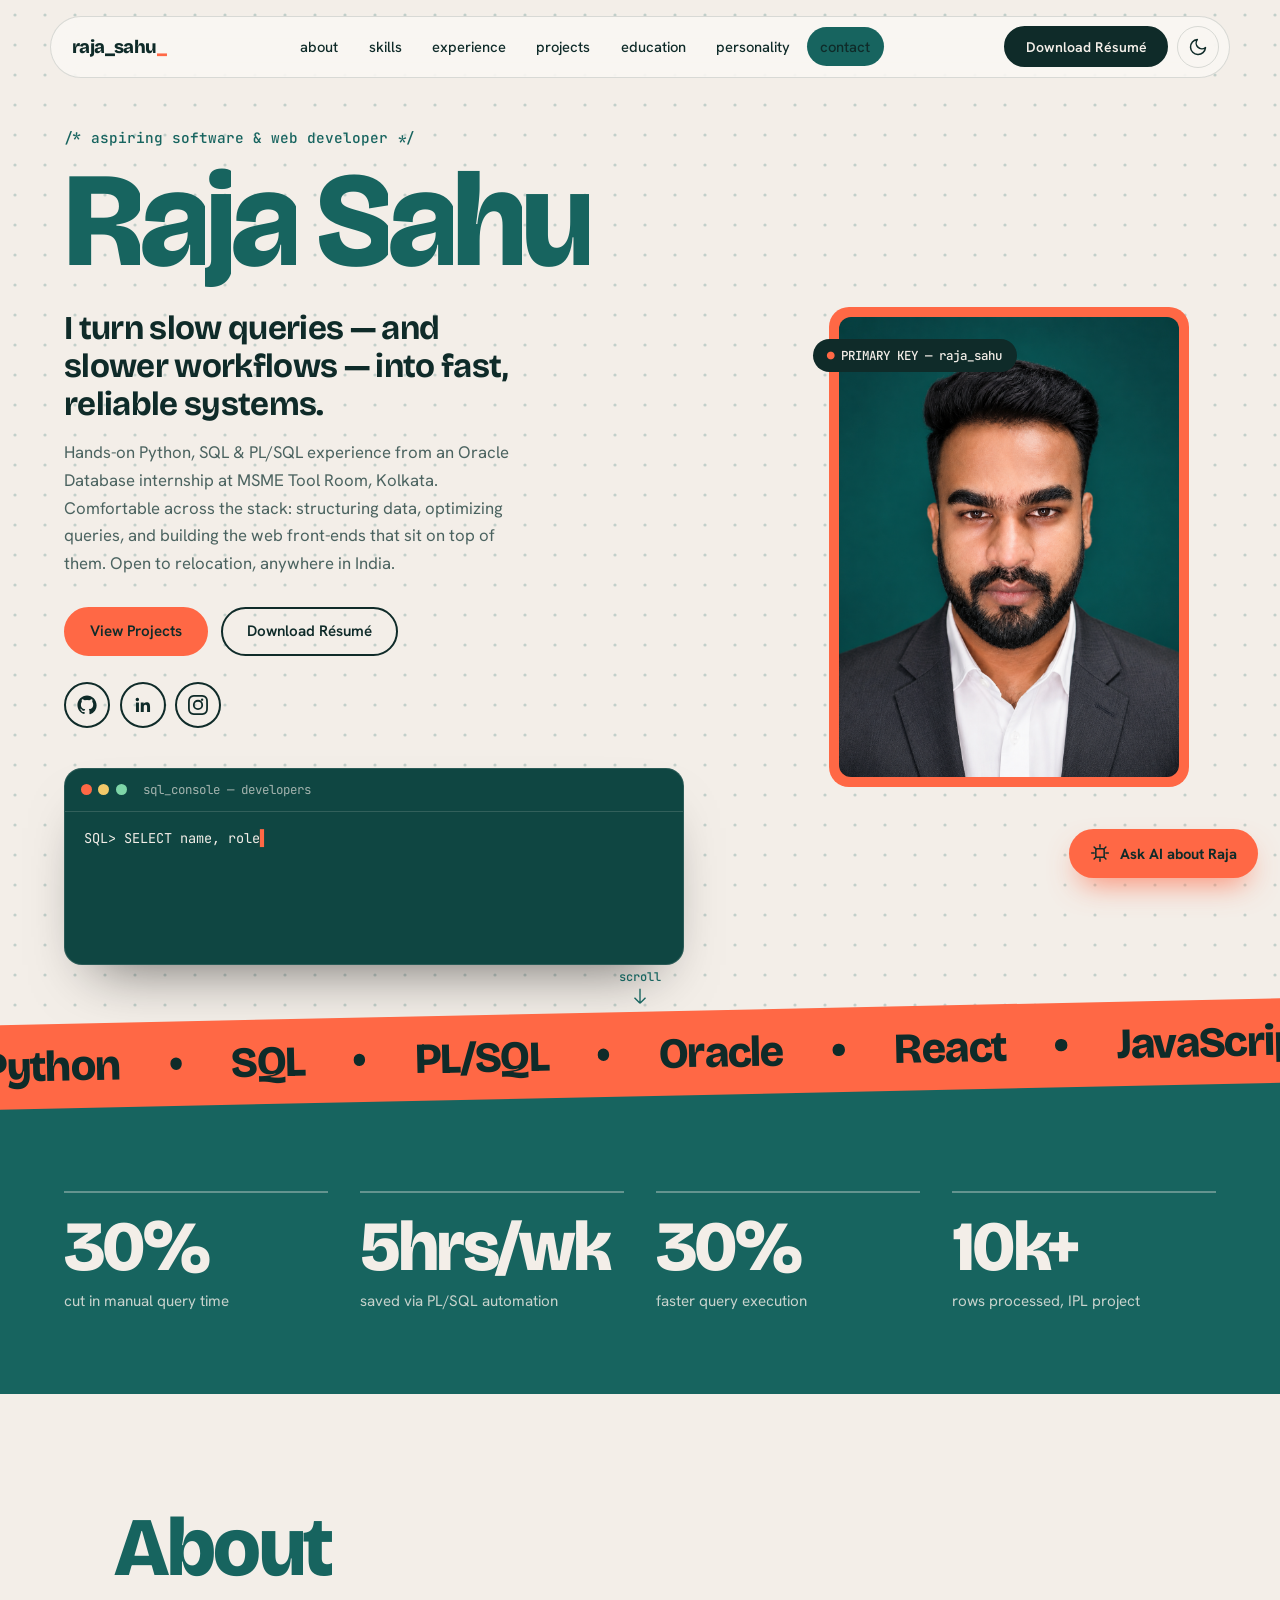
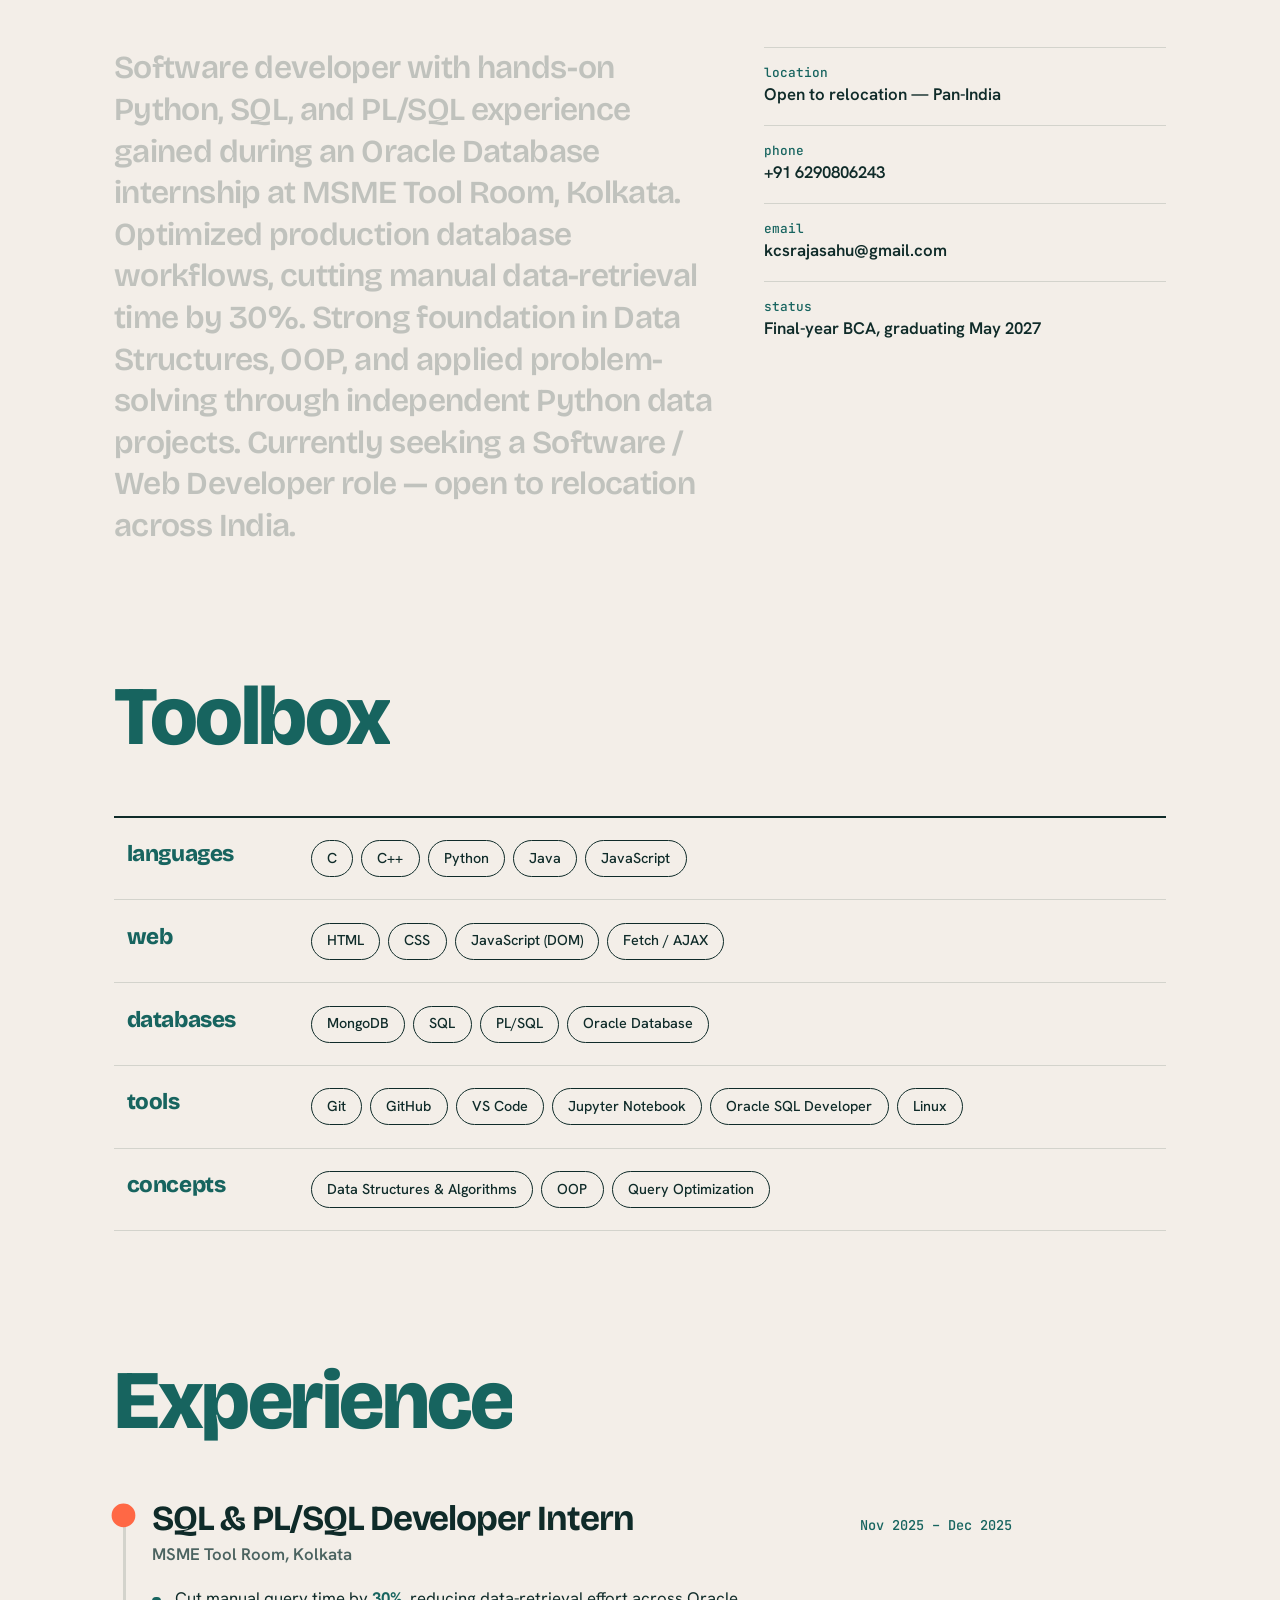
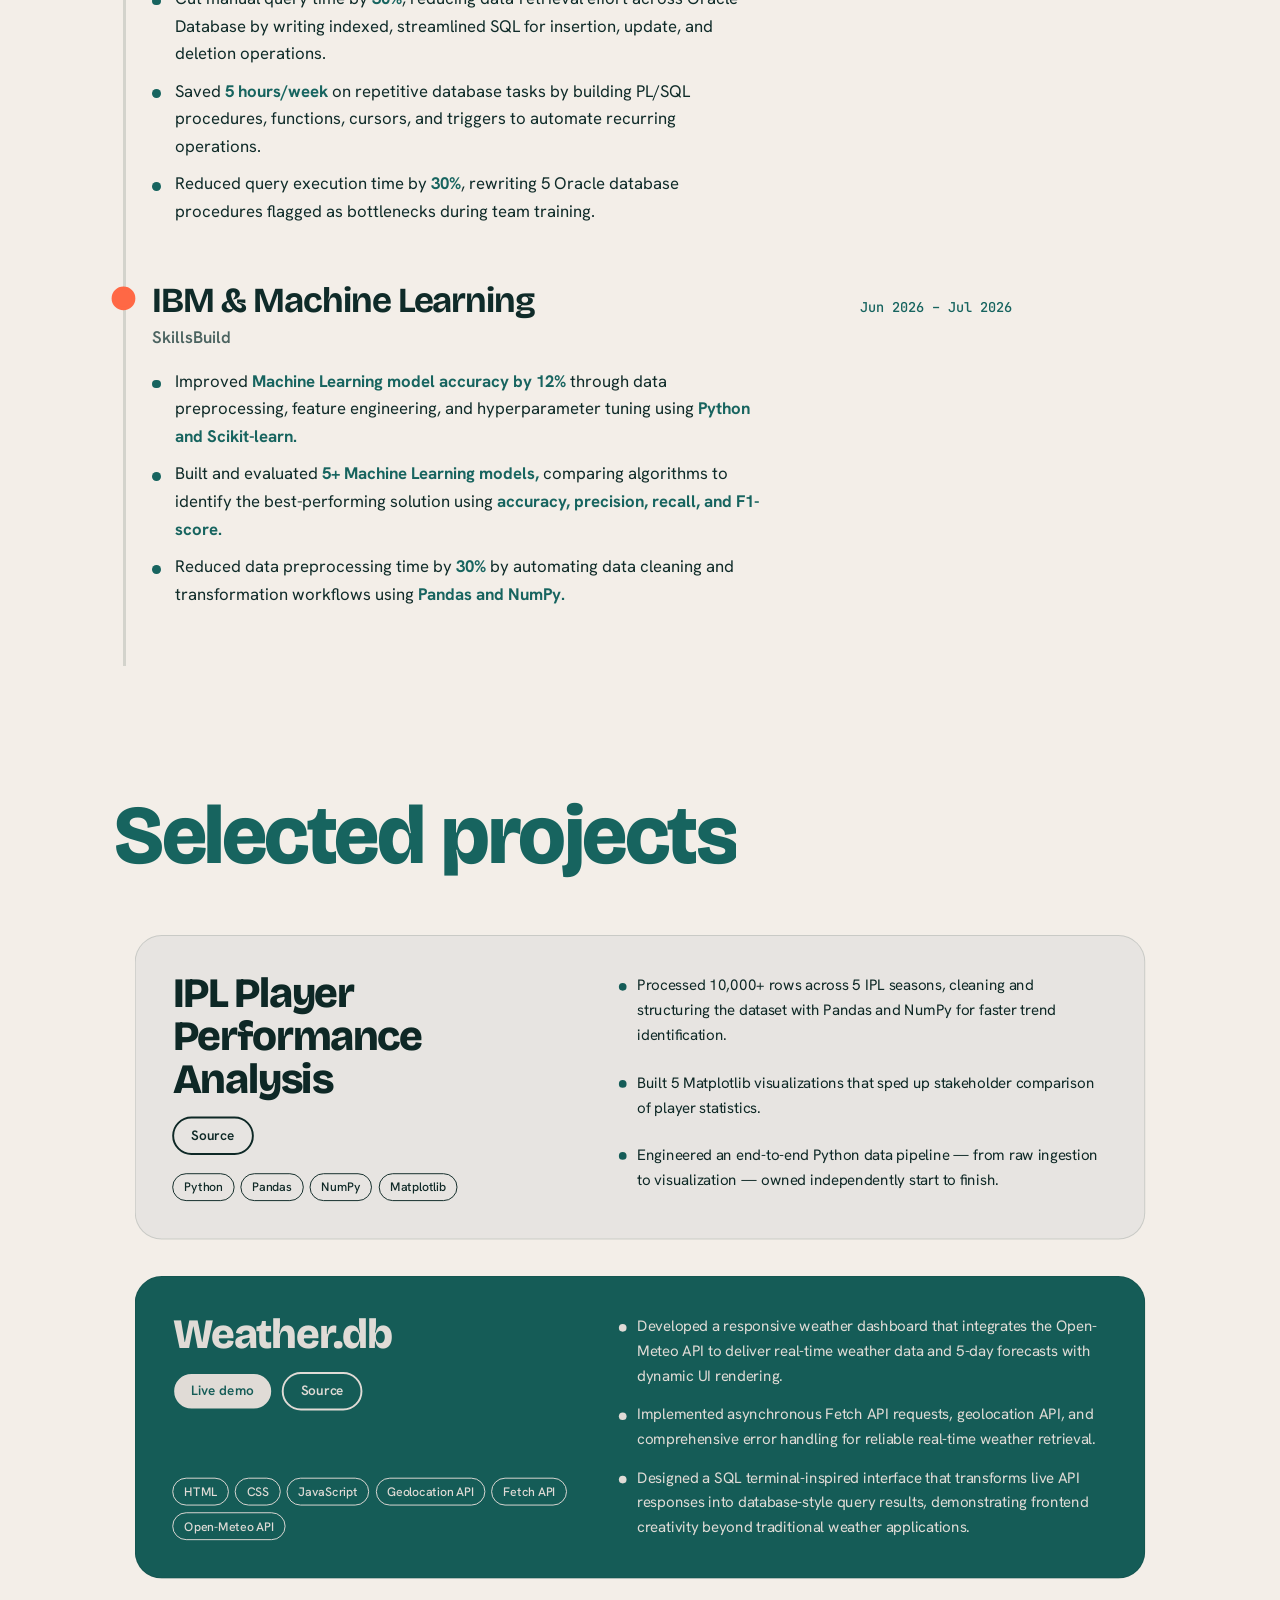
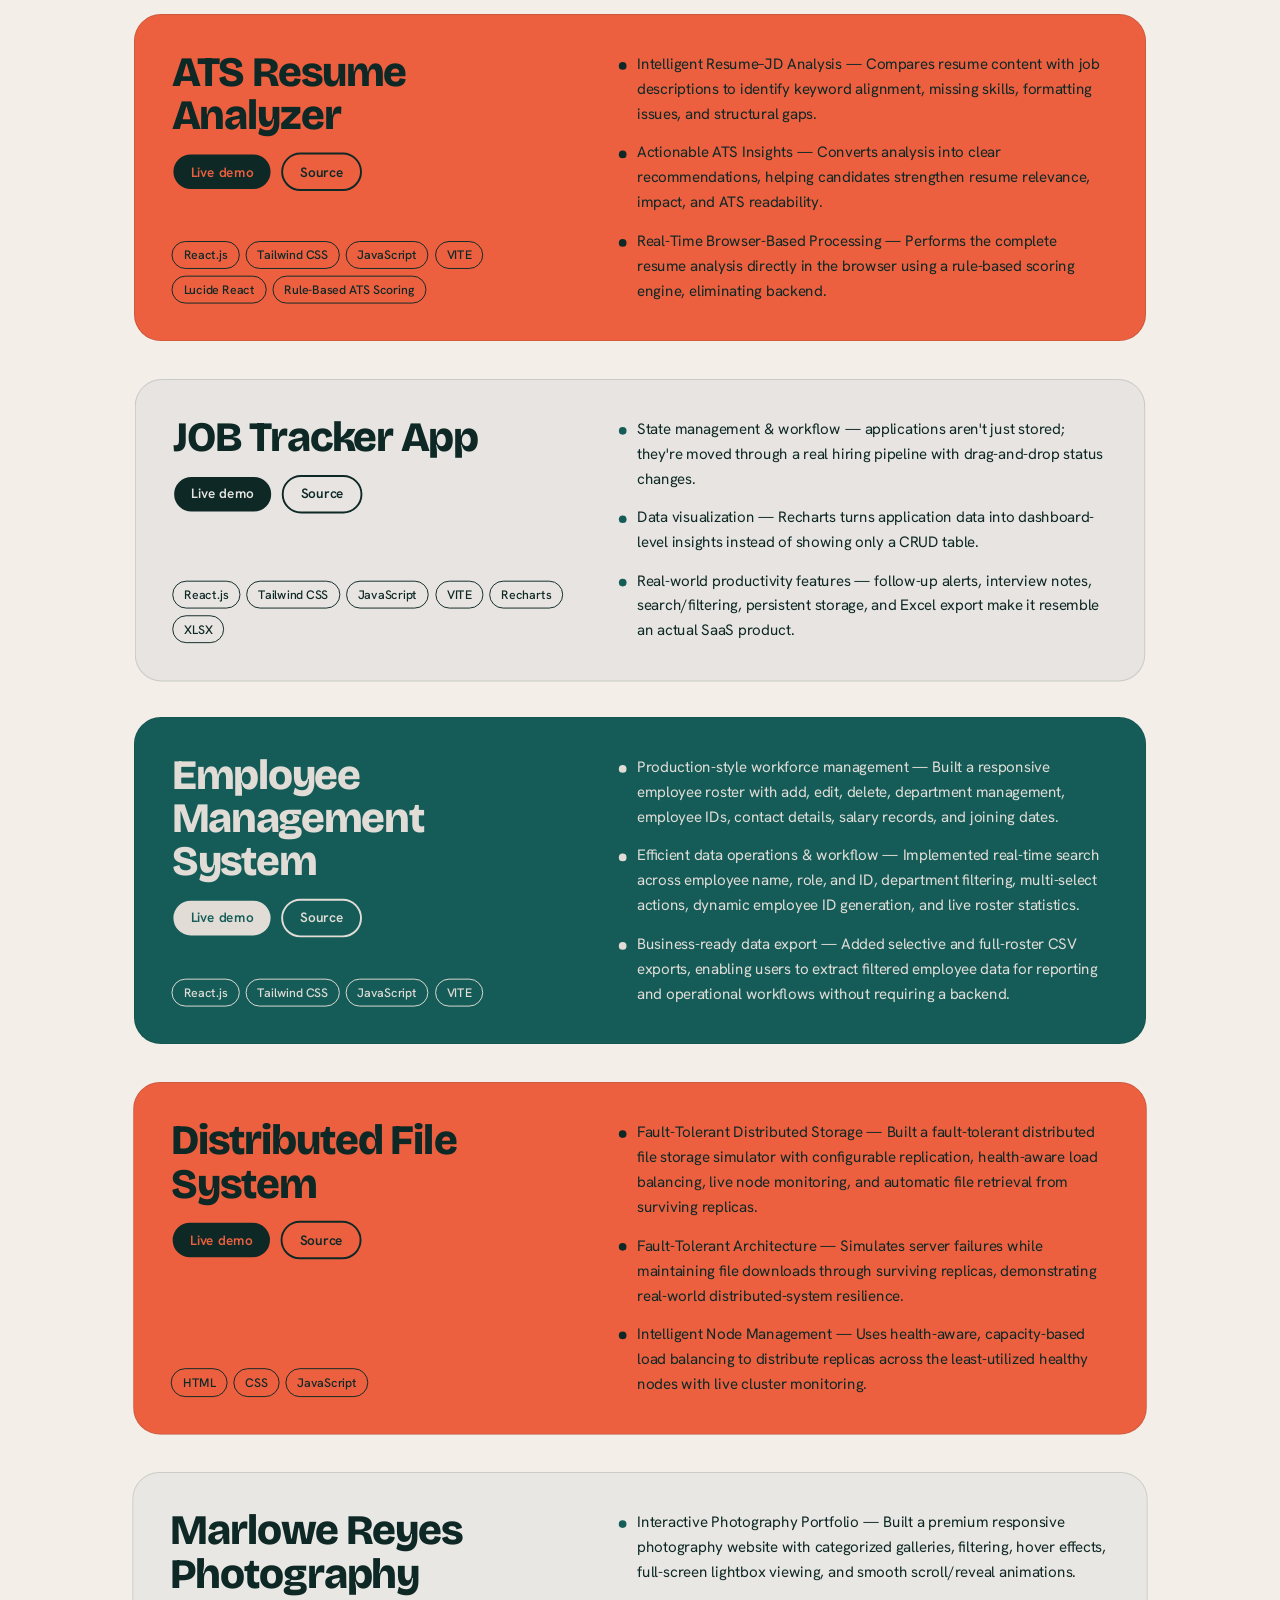
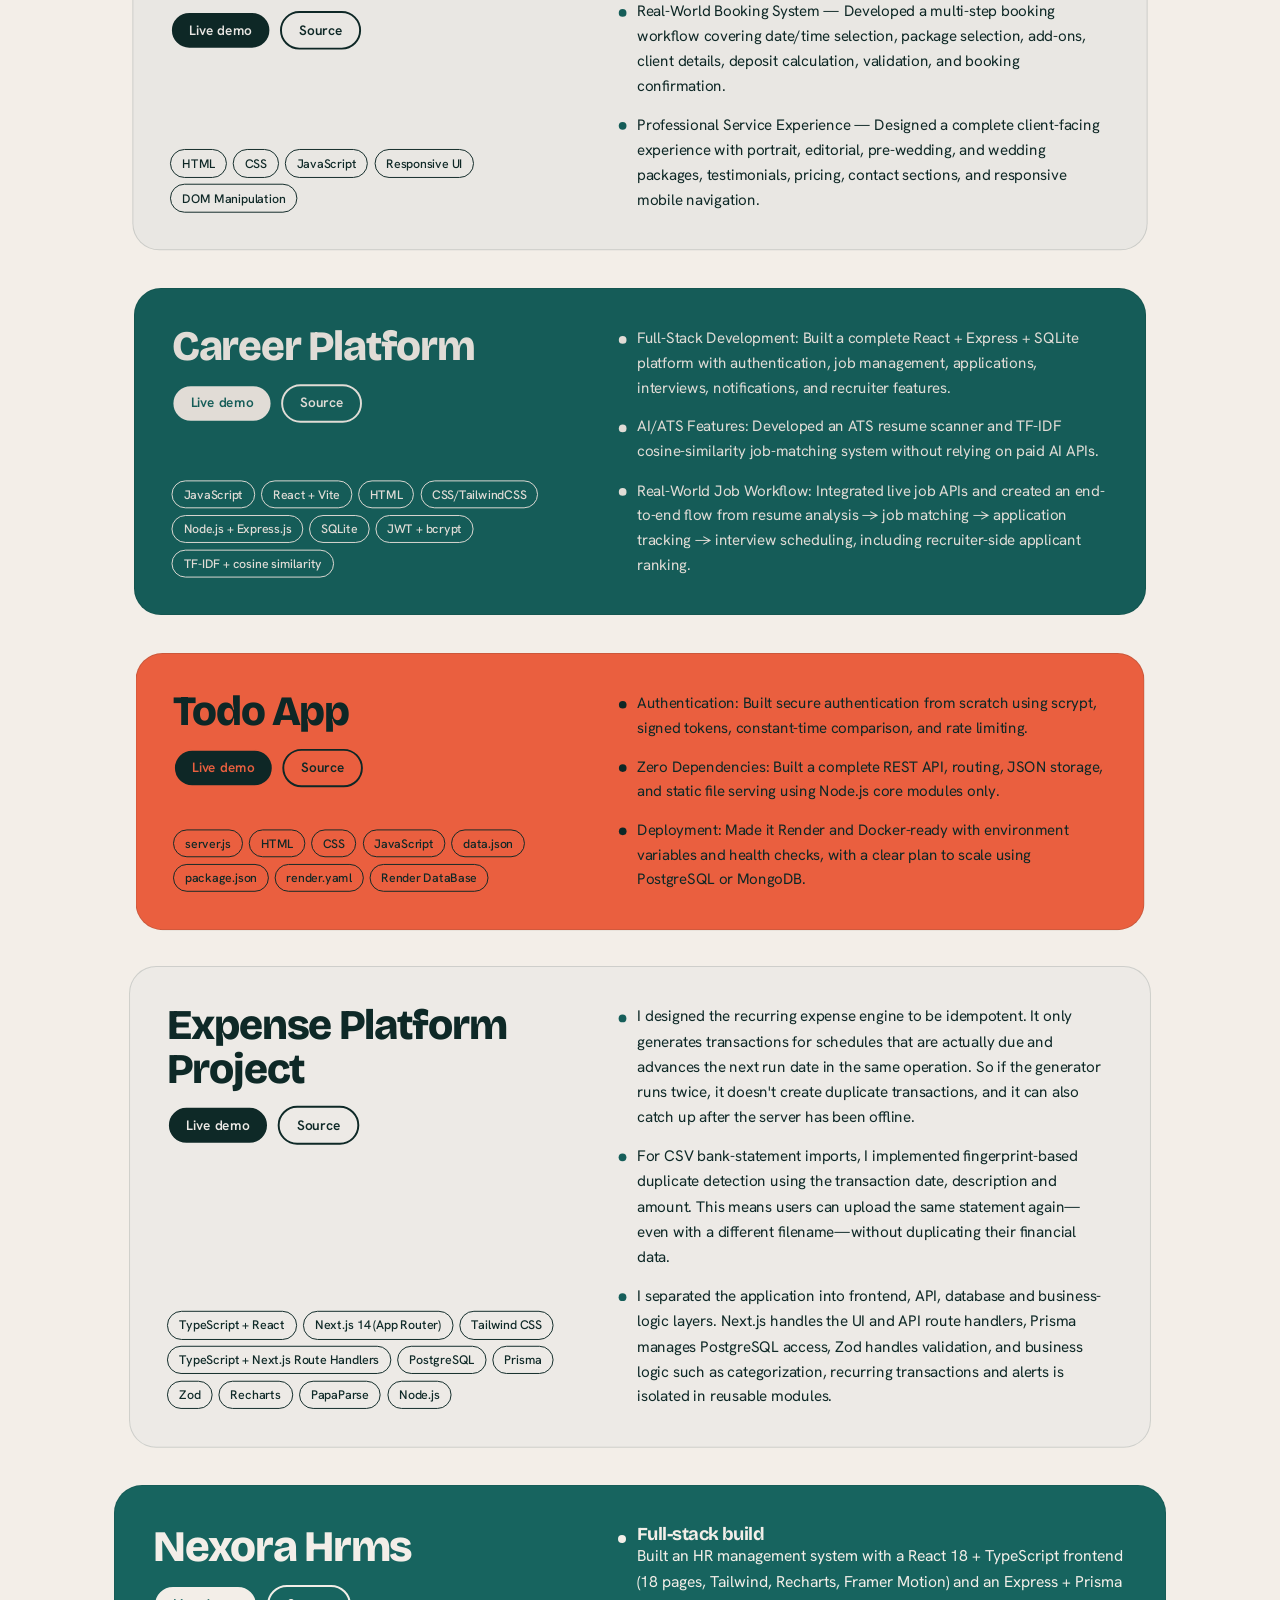
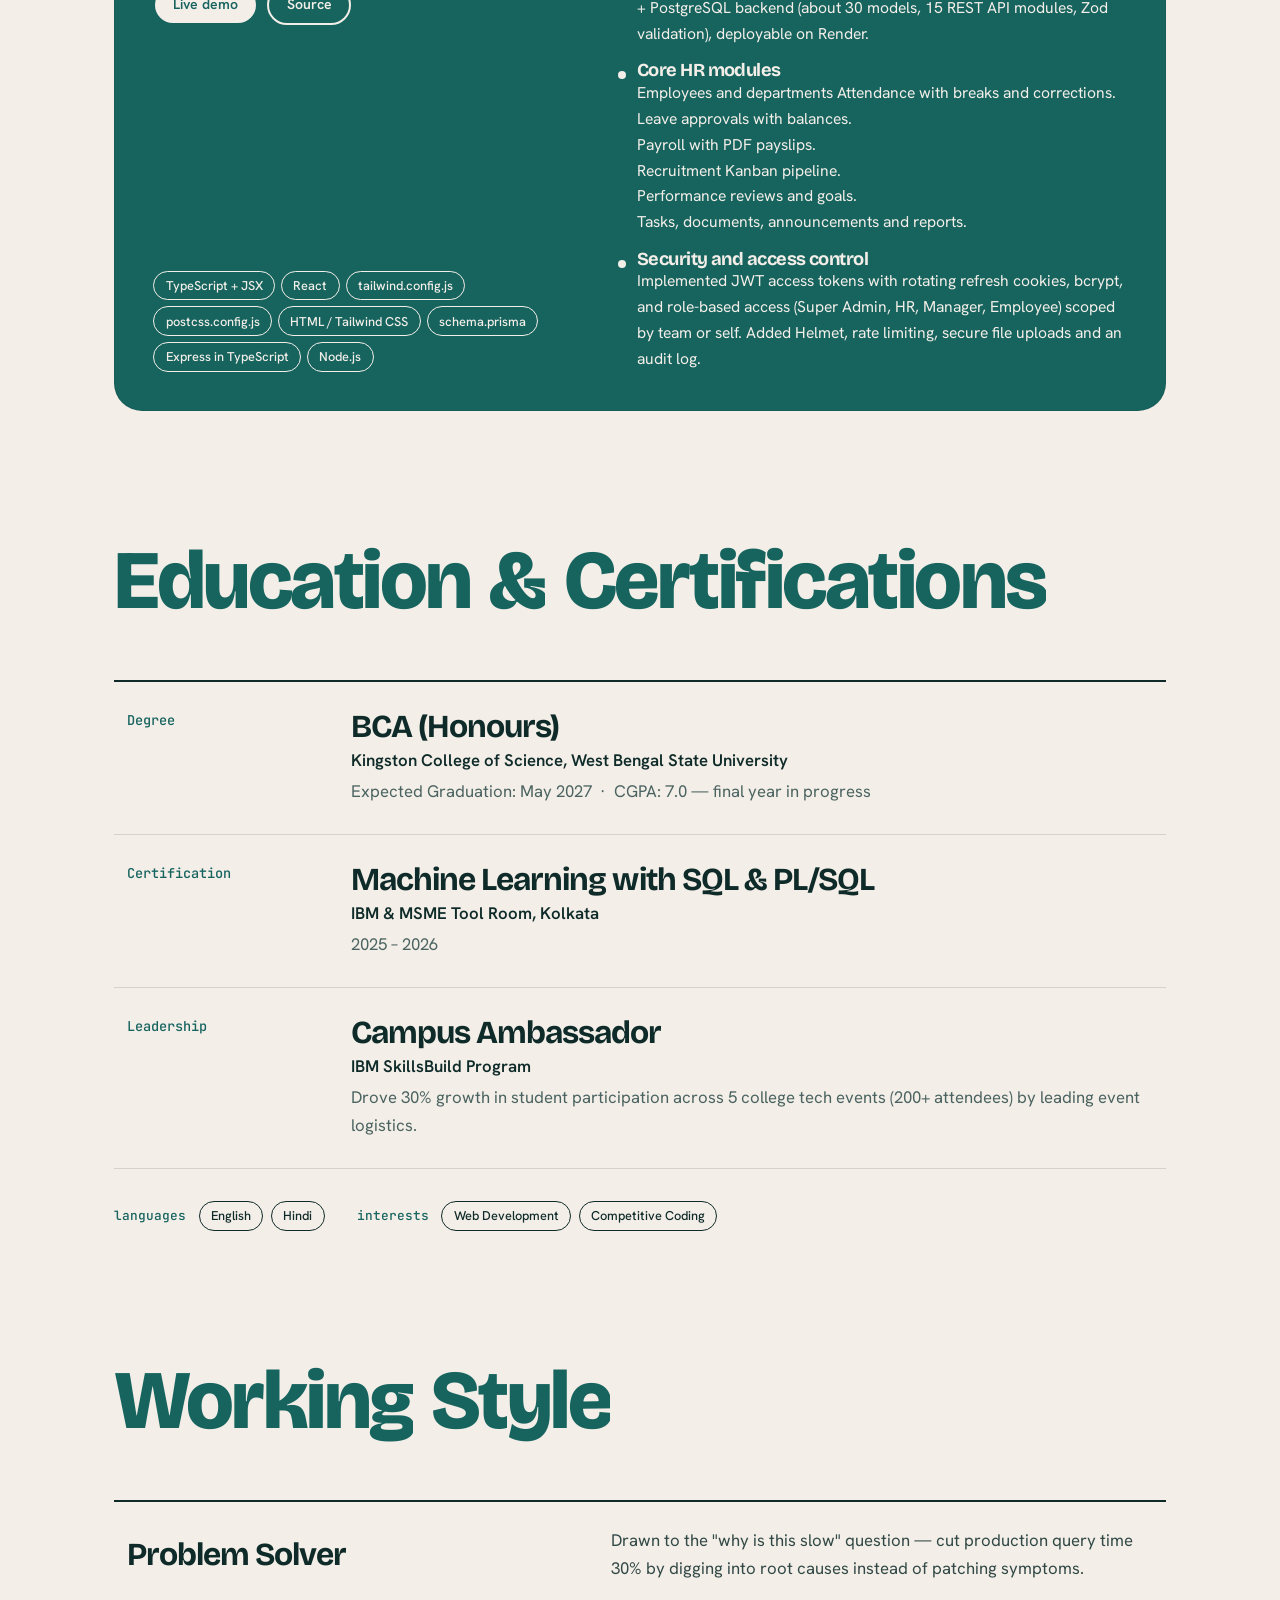
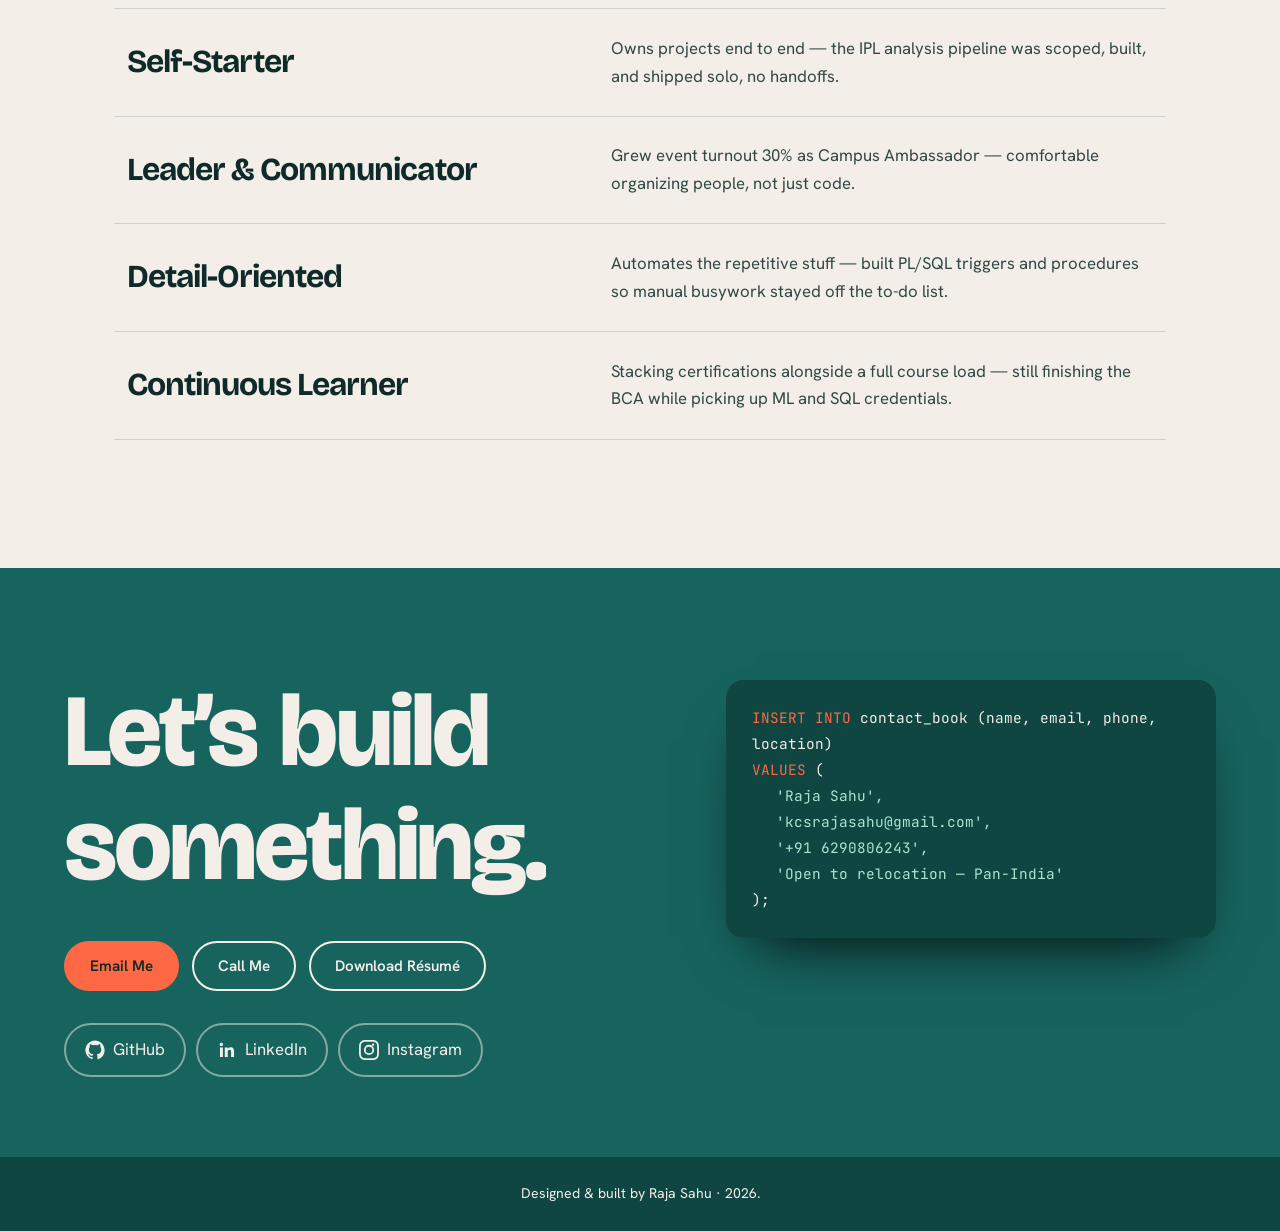
<file: index.html>
<!DOCTYPE html>
<html lang="en">
<head>
<meta charset="UTF-8">
<meta name="viewport" content="width=device-width, initial-scale=1.0">
<title>Raja Sahu — Software / Web Developer</title>
<meta name="description" content="Raja Sahu — Aspiring Software &amp; Web Developer. Python, SQL, PL/SQL, Data Structures &amp; Web Development.">
<meta name="theme-color" content="#F3EEE8">
<meta property="og:type" content="website">
<meta property="og:title" content="Raja Sahu — Software / Web Developer">
<meta property="og:description" content="Python, SQL &amp; PL/SQL developer — cut production query time 30% during an Oracle Database internship. Open to relocation across India.">
<script>document.documentElement.dataset.theme="light"</script>
<link rel="preconnect" href="https://fonts.googleapis.com">
<link rel="preconnect" href="https://fonts.gstatic.com" crossorigin>
<link href="https://fonts.googleapis.com/css2?family=Bricolage+Grotesque:opsz,wght@12..96,500;12..96,700;12..96,800&family=Hanken+Grotesk:wght@400;500;600&family=JetBrains+Mono:wght@400;500&display=swap" rel="stylesheet">
<link rel="stylesheet" href="style.css">
<link rel="icon" href="data:image/svg+xml,%3Csvg xmlns='http://www.w3.org/2000/svg' viewBox='0 0 100 100'%3E%3Crect width='100' height='100' rx='20' fill='%2317645F'/%3E%3Ctext x='50' y='68' font-family='monospace' font-size='52' font-weight='700' fill='%23FF6845' text-anchor='middle'%3ERS%3C/text%3E%3C/svg%3E">
</head>
<body class="preload">
<div class="loader" id="loader" aria-hidden="true"><span class="loader-q">SELECT * FROM raja_sahu;</span><span class="loader-n" id="loaderN">0</span></div>
<div class="progress" id="progress"></div>

<a class="skip-link" href="#main">Skip to content</a>

<svg style="display:none" aria-hidden="true">
  <symbol id="icon-github" viewBox="0 0 24 24"><path fill="currentColor" d="M12 .5C5.73.5.5 5.73.5 12c0 5.08 3.29 9.38 7.86 10.9.58.1.79-.25.79-.56 0-.28-.01-1.02-.02-2-3.2.7-3.88-1.54-3.88-1.54-.53-1.34-1.29-1.7-1.29-1.7-1.05-.72.08-.7.08-.7 1.17.08 1.78 1.2 1.78 1.2 1.03 1.77 2.71 1.26 3.37.96.1-.75.4-1.26.73-1.55-2.55-.29-5.23-1.28-5.23-5.68 0-1.26.45-2.28 1.19-3.09-.12-.29-.52-1.46.11-3.05 0 0 .97-.31 3.18 1.18a11.1 11.1 0 0 1 5.79 0c2.2-1.49 3.17-1.18 3.17-1.18.64 1.59.24 2.76.12 3.05.74.81 1.18 1.83 1.18 3.09 0 4.41-2.69 5.38-5.25 5.67.41.36.78 1.08.78 2.17 0 1.57-.01 2.83-.01 3.22 0 .31.21.67.8.56A10.52 10.52 0 0 0 23.5 12C23.5 5.73 18.27.5 12 .5Z"/></symbol>
  <symbol id="icon-linkedin" viewBox="0 0 24 24"><path fill="currentColor" d="M20.45 20.45h-3.56v-5.57c0-1.33-.02-3.04-1.85-3.04-1.86 0-2.14 1.45-2.14 2.94v5.67H9.34V9h3.42v1.56h.05c.48-.9 1.64-1.85 3.38-1.85 3.6 0 4.27 2.37 4.27 5.46v6.28ZM5.34 7.43a2.07 2.07 0 1 1 0-4.13 2.07 2.07 0 0 1 0 4.13ZM7.12 20.45H3.56V9h3.56v11.45Z"/></symbol>
  <symbol id="icon-instagram" viewBox="0 0 24 24"><path fill="currentColor" d="M12 2.16c3.2 0 3.58.01 4.85.07 1.17.05 1.8.25 2.23.41.55.22.95.47 1.37.9.42.42.67.82.9 1.37.16.42.36 1.06.41 2.23.06 1.27.07 1.65.07 4.85s-.01 3.58-.07 4.85c-.05 1.17-.25 1.8-.41 2.23-.22.55-.47.95-.9 1.37-.42.42-.82.67-1.37.9-.42.16-1.06.36-2.23.41-1.27.06-1.65.07-4.85.07s-3.58-.01-4.85-.07c-1.17-.05-1.8-.25-2.23-.41a3.65 3.65 0 0 1-1.37-.9 3.65 3.65 0 0 1-.9-1.37c-.16-.42-.36-1.06-.41-2.23-.06-1.27-.07-1.65-.07-4.85s.01-3.58.07-4.85c.05-1.17.25-1.8.41-2.23.22-.55.47-.95.9-1.37.42-.42.82-.67 1.37-.9.42-.16 1.06-.36 2.23-.41 1.27-.06 1.65-.07 4.85-.07M12 0C8.74 0 8.33.01 7.05.07c-1.28.06-2.15.26-2.91.56a5.8 5.8 0 0 0-2.1 1.37A5.8 5.8 0 0 0 .67 4.1c-.3.76-.5 1.63-.56 2.91C.05 8.29.04 8.7.04 11.96s.01 3.67.07 4.95c.06 1.28.26 2.15.56 2.91.32.79.75 1.46 1.37 2.1a5.8 5.8 0 0 0 2.1 1.37c.76.3 1.63.5 2.91.56 1.28.06 1.69.07 4.95.07s3.67-.01 4.95-.07c1.28-.06 2.15-.26 2.91-.56a5.8 5.8 0 0 0 2.1-1.37 5.8 5.8 0 0 0 1.37-2.1c.3-.76.5-1.63.56-2.91.06-1.28.07-1.69.07-4.95s-.01-3.67-.07-4.95c-.06-1.28-.26-2.15-.56-2.91a5.8 5.8 0 0 0-1.37-2.1A5.8 5.8 0 0 0 19.9.63c-.76-.3-1.63-.5-2.91-.56C15.67.01 15.26 0 12 0Zm0 5.84a6.12 6.12 0 1 0 0 12.24 6.12 6.12 0 0 0 0-12.24Zm0 10.1a3.98 3.98 0 1 1 0-7.96 3.98 3.98 0 0 1 0 7.96Zm6.36-10.35a1.43 1.43 0 1 1-2.86 0 1.43 1.43 0 0 1 2.86 0Z"/></symbol>
  <symbol id="icon-moon" viewBox="0 0 24 24"><path fill="none" stroke="currentColor" stroke-width="1.8" stroke-linecap="round" stroke-linejoin="round" d="M21 12.8A9 9 0 1 1 11.2 3a7 7 0 0 0 9.8 9.8Z"/></symbol>
  <symbol id="icon-sun" viewBox="0 0 24 24"><g fill="none" stroke="currentColor" stroke-width="1.8" stroke-linecap="round"><circle cx="12" cy="12" r="4"/><path d="M12 2v2M12 20v2M4.9 4.9l1.4 1.4M17.7 17.7l1.4 1.4M2 12h2M20 12h2M4.9 19.1l1.4-1.4M17.7 6.3l1.4-1.4"/></g></symbol>
  <symbol id="icon-arrow-down" viewBox="0 0 24 24"><path fill="none" stroke="currentColor" stroke-width="1.5" d="M12 4v16m0 0l-6-6m6 6l6-6"/></symbol>
</svg>

<header class="nav" id="nav">
  <div class="nav-inner">
    <a href="#top" class="logo">raja_sahu<span class="blink">_</span></a>
    <nav class="nav-links" id="navLinks">
      <a href="#about">about</a>
      <a href="#skills">skills</a>
      <a href="#experience">experience</a>
      <a href="#projects">projects</a>
      <a href="#education">education</a>
      <a href="#personality">personality</a>
      <a href="#contact">contact</a>
      <span class="nav-indicator" id="navIndicator" aria-hidden="true"></span>
    </nav>
    <a class="btn btn-ghost nav-cta" href="assets/Raja_Sahu_Resume.docx" download>Download Résumé</a>
    <button class="icon-btn" id="themeBtn" aria-label="Toggle dark mode" aria-pressed="false">
      <svg class="i-moon" viewBox="0 0 24 24"><use href="#icon-moon"></use></svg><svg class="i-sun" viewBox="0 0 24 24"><use href="#icon-sun"></use></svg>
    </button>
    <button class="nav-toggle" id="navToggle" aria-label="Toggle menu" aria-expanded="false" aria-controls="navLinks">
      <span></span><span></span><span></span>
    </button>
  </div>
</header>

<main id="main">

<section class="hero" id="top">
  <canvas class="dots" id="dots" aria-hidden="true"></canvas>
  <div class="hero-grid">

    <div class="terminal" aria-hidden="true">
      <div class="terminal-bar">
        <span class="dot dot-r"></span><span class="dot dot-y"></span><span class="dot dot-g"></span>
        <span class="terminal-title">sql_console — developers</span>
      </div>
      <div class="terminal-body" id="terminalBody">
        <div class="line prompt">SQL&gt; <span id="typedQuery"></span><span class="blink">▌</span></div>
        <div class="result" id="queryResult" hidden>
          <div class="result-row header">
            <span>NAME</span><span>ROLE</span><span>FOCUS</span>
          </div>
          <div class="result-row">
            <span>Raja Sahu</span><span>Software / Web Dev</span><span>Python · SQL · PL/SQL</span>
          </div>
          <div class="result-meta">1 row selected — 0.03s</div>
        </div>
      </div>
    </div>

    <div class="hero-copy">
      <p class="eyebrow">/* aspiring software &amp; web developer */</p>
      <h1>Raja Sahu</h1>
      <p class="hero-tag">I turn slow queries — and slower workflows — into fast, reliable systems.</p>
      <p class="hero-desc">Hands-on Python, SQL &amp; PL/SQL experience from an Oracle Database internship at MSME Tool Room, Kolkata. Comfortable across the stack: structuring data, optimizing queries, and building the web front-ends that sit on top of them. Open to relocation, anywhere in India.</p>

      <div class="hero-actions">
        <a href="#projects" class="btn btn-primary">View Projects</a>
        <a href="assets/Raja_Sahu_Resume.docx" class="btn btn-ghost" download>Download Résumé</a>
      </div>

      <div class="social-row" aria-label="Social profiles">
        <a href="https://github.com/RajaSahu89" target="_blank" rel="noopener noreferrer" class="social-btn" aria-label="GitHub">
          <svg viewBox="0 0 24 24"><use href="#icon-github"></use></svg>
        </a>
        <a href="https://www.linkedin.com/in/raja-sahu-05137a410" target="_blank" rel="noopener noreferrer" class="social-btn" aria-label="LinkedIn">
          <svg viewBox="0 0 24 24"><use href="#icon-linkedin"></use></svg>
        </a>
        <a href="https://www.instagram.com/ins.tagram_u.sers_?igsh=MXFibTNwa2RxaWltdg==" target="_blank" rel="noopener noreferrer" class="social-btn" aria-label="Instagram">
          <svg viewBox="0 0 24 24"><use href="#icon-instagram"></use></svg>
        </a>
      </div>
    </div>

    <div class="hero-photo">
      <div class="photo-frame">
        <img src="assets/profile.jpg" alt="Portrait of Raja Sahu" width="900" height="1125" fetchpriority="high">
      </div>
      <div class="photo-tag">
        <span class="tag-key">●</span> PRIMARY KEY — raja_sahu
      </div>
    </div>

  </div>
  <a class="scroll-hint" href="#about" aria-label="Scroll to about section">
    <span>scroll</span>
    <svg viewBox="0 0 24 24"><use href="#icon-arrow-down"></use></svg>
  </a>
</section>

<div class="marquee" aria-hidden="true"><div class="marquee-track"><span>Python</span><span>SQL</span><span>PL/SQL</span><span>Oracle</span><span>React</span><span>JavaScript</span><span>Next.js</span><span>PostgreSQL</span><span>Pandas</span><span>Git</span><span>Python</span><span>SQL</span><span>PL/SQL</span><span>Oracle</span><span>React</span><span>JavaScript</span><span>Next.js</span><span>PostgreSQL</span><span>Pandas</span><span>Git</span></div></div>
<section class="stats-strip" aria-label="Key achievements">
  <div class="stats-inner">
    <div class="stat">
      <span class="stat-num" data-count="30" data-suffix="%">0%</span>
      <span class="stat-label">cut in manual query time</span>
    </div>
    <div class="stat">
      <span class="stat-num" data-count="5" data-suffix="hrs/wk">0hrs/wk</span>
      <span class="stat-label">saved via PL/SQL automation</span>
    </div>
    <div class="stat">
      <span class="stat-num" data-count="30" data-suffix="%">0%</span>
      <span class="stat-label">faster query execution</span>
    </div>
    <div class="stat">
      <span class="stat-num" data-count="10" data-suffix="k+">0k+</span>
      <span class="stat-label">rows processed, IPL project</span>
    </div>
  </div>
</section>

<section class="section" id="about">
  <div class="section-head">
    <h2>About</h2>
  </div>
  <div class="about-card">
    <p>Software developer with hands-on Python, SQL, and PL/SQL experience gained during an Oracle Database internship at MSME Tool Room, Kolkata. Optimized production database workflows, cutting manual data-retrieval time by 30%. Strong foundation in Data Structures, OOP, and applied problem-solving through independent Python data projects. Currently seeking a Software / Web Developer role — open to relocation across India.</p>
    <div class="about-facts">
      <div class="fact"><span class="fact-k">location</span><span class="fact-v">Open to relocation — Pan-India</span></div>
      <div class="fact"><span class="fact-k">phone</span><span class="fact-v">+91 6290806243</span></div>
      <div class="fact"><span class="fact-k">email</span><span class="fact-v">kcsrajasahu@gmail.com</span></div>
      <div class="fact"><span class="fact-k">status</span><span class="fact-v">Final-year BCA, graduating May 2027</span></div>
    </div>
  </div>
</section>

<section class="section" id="skills">
  <div class="section-head">
    <h2>Toolbox</h2>
  </div>
  <div class="schema-table">
    <div class="schema-row schema-head">
      <span>column</span><span>type</span><span>values</span>
    </div>

    <div class="schema-row">
      <span class="col-name">languages</span>
      <span class="col-type">VARCHAR[]</span>
      <span class="col-values">
        <span class="pill">C</span><span class="pill">C++</span><span class="pill">Python</span><span class="pill">Java</span><span class="pill">JavaScript</span>
      </span>
    </div>

    <div class="schema-row">
      <span class="col-name">web</span>
      <span class="col-type">VARCHAR[]</span>
      <span class="col-values">
        <span class="pill">HTML</span><span class="pill">CSS</span><span class="pill">JavaScript (DOM)</span><span class="pill">Fetch / AJAX</span>
      </span>
    </div>

    <div class="schema-row">
      <span class="col-name">databases</span>
      <span class="col-type">VARCHAR[]</span>
      <span class="col-values">
        <span class="pill">MongoDB</span><span class="pill">SQL</span><span class="pill">PL/SQL</span><span class="pill">Oracle Database</span>
      </span>
    </div>

    <div class="schema-row">
      <span class="col-name">tools</span>
      <span class="col-type">VARCHAR[]</span>
      <span class="col-values">
        <span class="pill">Git</span><span class="pill">GitHub</span><span class="pill">VS Code</span><span class="pill">Jupyter Notebook</span><span class="pill">Oracle SQL Developer</span><span class="pill">Linux</span>
      </span>
    </div>

    <div class="schema-row">
      <span class="col-name">concepts</span>
      <span class="col-type">VARCHAR[]</span>
      <span class="col-values">
        <span class="pill">Data Structures &amp; Algorithms</span><span class="pill">OOP</span><span class="pill">Query Optimization</span>
      </span>
    </div>
  </div>
</section>

<section class="section" id="experience">
  <div class="section-head">
    <h2>Experience</h2>
  </div>
  <div class="log">
    <div class="log-entry">
      <div class="log-key" aria-hidden="true">◆</div>
      <div class="log-content">
        <div class="log-top">
          <h3>SQL &amp; PL/SQL Developer Intern</h3>
          <span class="log-date">Nov 2025 – Dec 2025</span>
        </div>
        <p class="log-org">MSME Tool Room, Kolkata</p>
        <ul>
          <li>Cut manual query time by <strong>30%</strong>, reducing data-retrieval effort across Oracle Database by writing indexed, streamlined SQL for insertion, update, and deletion operations.</li>
          <li>Saved <strong>5 hours/week</strong> on repetitive database tasks by building PL/SQL procedures, functions, cursors, and triggers to automate recurring operations.</li>
          <li>Reduced query execution time by <strong>30%</strong>, rewriting 5 Oracle database procedures flagged as bottlenecks during team training.</li>
        </ul>
      </div>
    </div>
<div class="log-entry">
      <div class="log-key" aria-hidden="true">◆</div>
      <div class="log-content">
        <div class="log-top">
          <h3>IBM &amp; Machine Learning</h3>
          <span class="log-date">Jun 2026 – Jul 2026</span>
        </div>
        <p class="log-org">SkillsBuild</p>
        <ul>
           <li>Improved <strong>Machine Learning model accuracy by 12%</strong> through data preprocessing, feature engineering, and hyperparameter tuning using <strong>Python and Scikit-learn.</strong></li>
          <li>Built and evaluated <strong>5+ Machine Learning models,</strong> comparing algorithms to identify the best-performing solution using <strong>accuracy, precision, recall, and F1-score.</strong></li>
          <li>Reduced data preprocessing time by <strong>30%</strong> by automating data cleaning and transformation workflows using <strong>Pandas and NumPy.</strong></li>
        </ul>
      </div>
    </div>
  </div>
</section>

<section class="section" id="projects">
  <div class="section-head"><h2>Selected projects</h2></div>
  <div class="stack">
<article class="project-card">
      <div class="project-top">
        <h3>IPL Player Performance Analysis</h3>
        <div class="project-links"><a href="https://github.com/RajaSahu89/IPL_Player_Performance" target="_blank" rel="noopener noreferrer" class="project-link">Source</a></div>
      </div>
      <div class="project-stack">
        <span class="pill pill-sm">Python</span><span class="pill pill-sm">Pandas</span><span class="pill pill-sm">NumPy</span><span class="pill pill-sm">Matplotlib</span>
      </div>
      <ul>
        <li>Processed 10,000+ rows across 5 IPL seasons, cleaning and structuring the dataset with Pandas and NumPy for faster trend identification.</li>
        <li>Built 5 Matplotlib visualizations that sped up stakeholder comparison of player statistics.</li>
        <li>Engineered an end-to-end Python data pipeline — from raw ingestion to visualization — owned independently start to finish.</li>
      </ul>
    </article>
<article class="project-card">
      <div class="project-top">
        <h3>Weather.db</h3>
        <div class="project-links"><a href="https://rajasahu89.github.io/Weather---terminal/" target="_blank" rel="noopener noreferrer" class="project-link project-live">Live demo</a><a href="https://github.com/RajaSahu89/Weather---terminal" target="_blank" rel="noopener noreferrer" class="project-link">Source</a></div>
      </div>
      <div class="project-stack">
        <span class="pill pill-sm">HTML</span><span class="pill pill-sm">CSS</span><span class="pill pill-sm">JavaScript</span><span class="pill pill-sm">Geolocation API</span><span class="pill pill-sm">Fetch API</span><span class="pill pill-sm">Open-Meteo API</span>
      </div>
      <ul>
        <li>Developed a responsive weather dashboard that integrates the Open-Meteo API to deliver real-time weather data and 5-day forecasts with dynamic UI rendering.</li>
        <li>Implemented asynchronous Fetch API requests, geolocation API, and comprehensive error handling for reliable real-time weather retrieval.</li>
        <li>Designed a SQL terminal-inspired interface that transforms live API responses into database-style query results, demonstrating frontend creativity beyond traditional weather applications.</li>
      </ul>
    </article>
<article class="project-card">
      <div class="project-top">
        <h3>ATS Resume Analyzer</h3>
        <div class="project-links"><a href="https://rajasahu89.github.io/ats-analyzer/" target="_blank" rel="noopener noreferrer" class="project-link project-live">Live demo</a><a href="https://github.com/RajaSahu89/ats-analyzer" target="_blank" rel="noopener noreferrer" class="project-link">Source</a></div>
      </div>
      <div class="project-stack">
        <span class="pill pill-sm">React.js</span><span class="pill pill-sm">Tailwind CSS</span><span class="pill pill-sm">JavaScript</span><span class="pill pill-sm">VITE</span><span class="pill pill-sm">Lucide React</span><span class="pill pill-sm">Rule-Based ATS Scoring</span>
      </div>
      <ul>
        <li>Intelligent Resume–JD Analysis — Compares resume content with job descriptions to identify keyword alignment, missing skills, formatting issues, and structural gaps.</li>
        <li>Actionable ATS Insights — Converts analysis into clear recommendations, helping candidates strengthen resume relevance, impact, and ATS readability.</li>
        <li>Real-Time Browser-Based Processing — Performs the complete resume analysis directly in the browser using a rule-based scoring engine, eliminating backend.</li>
      </ul>
    </article>
<article class="project-card">
      <div class="project-top">
        <h3>JOB Tracker App</h3>
        <div class="project-links"><a href="https://rajasahu89.github.io/job-tracker-app/" target="_blank" rel="noopener noreferrer" class="project-link project-live">Live demo</a><a href="https://github.com/RajaSahu89/job-tracker-app" target="_blank" rel="noopener noreferrer" class="project-link">Source</a></div>
      </div>
      <div class="project-stack">
        <span class="pill pill-sm">React.js</span><span class="pill pill-sm">Tailwind CSS</span><span class="pill pill-sm">JavaScript</span><span class="pill pill-sm">VITE</span><span class="pill pill-sm">Recharts</span><span class="pill pill-sm">XLSX</span>
      </div>
      <ul>
        <li>State management &amp; workflow — applications aren't just stored; they're moved through a real hiring pipeline with drag-and-drop status changes.</li>
        <li>Data visualization — Recharts turns application data into dashboard-level insights instead of showing only a CRUD table.</li>
        <li>Real-world productivity features — follow-up alerts, interview notes, search/filtering, persistent storage, and Excel export make it resemble an actual SaaS product.</li>
      </ul>
    </article>
<article class="project-card">
      <div class="project-top">
        <h3>Employee Management System</h3>
        <div class="project-links"><a href="https://rajasahu89.github.io/employee-management-system/" target="_blank" rel="noopener noreferrer" class="project-link project-live">Live demo</a><a href="https://github.com/RajaSahu89/employee-management-system" target="_blank" rel="noopener noreferrer" class="project-link">Source</a></div>
      </div>
      <div class="project-stack">
        <span class="pill pill-sm">React.js</span><span class="pill pill-sm">Tailwind CSS</span><span class="pill pill-sm">JavaScript</span><span class="pill pill-sm">VITE</span>
      </div>
      <ul>
        <li>Production-style workforce management — Built a responsive employee roster with add, edit, delete, department management, employee IDs, contact details, salary records, and joining dates.</li>
        <li>Efficient data operations &amp; workflow — Implemented real-time search across employee name, role, and ID, department filtering, multi-select actions, dynamic employee ID generation, and live roster statistics.</li>
        <li>Business-ready data export — Added selective and full-roster CSV exports, enabling users to extract filtered employee data for reporting and operational workflows without requiring a backend.</li>
      </ul>
    </article>
<article class="project-card">
      <div class="project-top">
        <h3>Distributed File System</h3>
        <div class="project-links"><a href="https://rajasahu89.github.io/Distributed-File-System/" target="_blank" rel="noopener noreferrer" class="project-link project-live">Live demo</a><a href="https://github.com/RajaSahu89/Distributed-File-System" target="_blank" rel="noopener noreferrer" class="project-link">Source</a></div>
      </div>
      <div class="project-stack">
        <span class="pill pill-sm">HTML</span><span class="pill pill-sm">CSS</span><span class="pill pill-sm">JavaScript</span>
      </div>
      <ul>
        <li>Fault-Tolerant Distributed Storage — Built a fault-tolerant distributed file storage simulator with configurable replication, health-aware load balancing, live node monitoring, and automatic file retrieval from surviving replicas.</li>
        <li>Fault-Tolerant Architecture — Simulates server failures while maintaining file downloads through surviving replicas, demonstrating real-world distributed-system resilience.</li>
        <li>Intelligent Node Management — Uses health-aware, capacity-based load balancing to distribute replicas across the least-utilized healthy nodes with live cluster monitoring.</li>
      </ul>
    </article>
<article class="project-card">
      <div class="project-top">
        <h3>Marlowe Reyes Photography</h3>
        <div class="project-links"><a href="https://rajasahu89.github.io/marlowe-reyes-photography/" target="_blank" rel="noopener noreferrer" class="project-link project-live">Live demo</a><a href="https://github.com/RajaSahu89/marlowe-reyes-photography" target="_blank" rel="noopener noreferrer" class="project-link">Source</a></div>
      </div>
      <div class="project-stack">
        <span class="pill pill-sm">HTML</span><span class="pill pill-sm">CSS</span><span class="pill pill-sm">JavaScript</span><span class="pill pill-sm">Responsive UI</span><span class="pill pill-sm">DOM Manipulation</span>
      </div>
      <ul>
        <li>Interactive Photography Portfolio — Built a premium responsive photography website with categorized galleries, filtering, hover effects, full-screen lightbox viewing, and smooth scroll/reveal animations.</li>
        <li>Real-World Booking System — Developed a multi-step booking workflow covering date/time selection, package selection, add-ons, client details, deposit calculation, validation, and booking confirmation.</li>
        <li>Professional Service Experience — Designed a complete client-facing experience with portrait, editorial, pre-wedding, and wedding packages, testimonials, pricing, contact sections, and responsive mobile navigation.</li>
      </ul>
    </article>
<article class="project-card">
      <div class="project-top">
        <h3>Career Platform</h3>
        <div class="project-links"><a href="https://rajasahu89.github.io/career-platform/" target="_blank" rel="noopener noreferrer" class="project-link project-live">Live demo</a><a href="https://github.com/RajaSahu89/career-platform" target="_blank" rel="noopener noreferrer" class="project-link">Source</a></div>
      </div>
      <div class="project-stack">
        <span class="pill pill-sm">JavaScript</span><span class="pill pill-sm">React + Vite</span><span class="pill pill-sm">HTML</span><span class="pill pill-sm">CSS/TailwindCSS</span><span class="pill pill-sm">Node.js + Express.js</span><span class="pill pill-sm">SQLite</span><span class="pill pill-sm">JWT + bcrypt</span><span class="pill pill-sm">TF-IDF + cosine similarity</span>
      </div>
      <ul>
        <li>Full-Stack Development: Built a complete React + Express + SQLite platform with authentication, job management, applications, interviews, notifications, and recruiter features.</li>
        <li>AI/ATS Features: Developed an ATS resume scanner and TF-IDF cosine-similarity job-matching system without relying on paid AI APIs.</li>
        <li>Real-World Job Workflow: Integrated live job APIs and created an end-to-end flow from resume analysis → job matching → application tracking → interview scheduling, including recruiter-side applicant ranking.</li>
      </ul>
    </article>
    <article class="project-card">
      <div class="project-top">
        <h3>Todo App</h3>
        <div class="project-links"><a href="https://todo-app-9bxh.onrender.com/" target="_blank" rel="noopener noreferrer" class="project-link project-live">Live demo</a><a href="https://github.com/RajaSahu89/todo-app" target="_blank" rel="noopener noreferrer" class="project-link">Source</a></div>
      </div>
      <div class="project-stack">
        <span class="pill pill-sm">server.js</span><span class="pill pill-sm">HTML</span><span class="pill pill-sm">CSS</span><span class="pill pill-sm">JavaScript</span><span class="pill pill-sm">data.json</span><span class="pill pill-sm">package.json</span><span class="pill pill-sm">render.yaml</span><span class="pill pill-sm">Render DataBase</span>
      </div>
      <ul>
        <li>Authentication: Built secure authentication from scratch using scrypt, signed tokens, constant-time comparison, and rate limiting.</li>
        <li>Zero Dependencies: Built a complete REST API, routing, JSON storage, and static file serving using Node.js core modules only.</li>
        <li>Deployment: Made it Render and Docker-ready with environment variables and health checks, with a clear plan to scale using PostgreSQL or MongoDB.</li>
      </ul>
    </article>
    <article class="project-card">
      <div class="project-top">
        <h3>Expense Platform Project</h3>
        <div class="project-links"><a href="https://expense-platform-sage.vercel.app/" target="_blank" rel="noopener noreferrer" class="project-link project-live">Live demo</a><a href="https://github.com/RajaSahu89/expense-platform" target="_blank" rel="noopener noreferrer" class="project-link">Source</a></div>
      </div>
      <div class="project-stack">
        <span class="pill pill-sm">TypeScript + React</span><span class="pill pill-sm">Next.js 14 (App Router)</span><span class="pill pill-sm">Tailwind CSS</span><span class="pill pill-sm">TypeScript + Next.js Route Handlers</span><span class="pill pill-sm">PostgreSQL</span><span class="pill pill-sm">Prisma</span><span class="pill pill-sm">Zod</span><span class="pill pill-sm">Recharts</span><span class="pill pill-sm">PapaParse</span><span class="pill pill-sm">Node.js</span>
      </div>
      <ul>
        <li>I designed the recurring expense engine to be idempotent. It only generates transactions for schedules that are actually due and advances the next run date in the same operation. So if the generator runs twice, it doesn't create duplicate transactions, and it can also catch up after the server has been offline.</li>
        <li>For CSV bank-statement imports, I implemented fingerprint-based duplicate detection using the transaction date, description and amount. This means users can upload the same statement again—even with a different filename—without duplicating their financial data.</li>
        <li>I separated the application into frontend, API, database and business-logic layers. Next.js handles the UI and API route handlers, Prisma manages PostgreSQL access, Zod handles validation, and business logic such as categorization, recurring transactions and alerts is isolated in reusable modules.</li>
      </ul>
    </article>
    <article class="project-card">
      <div class="project-top">
        <h3>Nexora Hrms</h3>
        <div class="project-links"><a href="https://nexora-hrms.onrender.com/login" target="_blank" rel="noopener noreferrer" class="project-link project-live">Live demo</a><a href="https://github.com/RajaSahu89/nexora-hrms" target="_blank" rel="noopener noreferrer" class="project-link">Source</a></div>
      </div>
      <div class="project-stack">
        <span class="pill pill-sm">TypeScript + JSX</span><span class="pill pill-sm">React</span><span class="pill pill-sm">tailwind.config.js</span><span class="pill pill-sm">postcss.config.js</span><span class="pill pill-sm">HTML / Tailwind CSS</span><span class="pill pill-sm">schema.prisma</span><span class="pill pill-sm">Express in TypeScript</span><span class="pill pill-sm">Node.js</span>
      </div>
      <ul>
        <li><h3>Full-stack build</h3>Built an HR management system with a React 18 + TypeScript frontend (18 pages, Tailwind, Recharts, Framer Motion) and an Express + Prisma + PostgreSQL backend (about 30 models, 15 REST API modules, Zod validation), deployable on Render.</li>
        <li><h3>Core HR modules</h3> Employees and departments Attendance with breaks and corrections.<br> Leave approvals with balances.<br> Payroll with PDF payslips.<br> Recruitment Kanban pipeline.<br> Performance reviews and goals.<br> Tasks, documents, announcements and reports.<br></li>
        <li><h3>Security and access control</h3> Implemented JWT access tokens with rotating refresh cookies, bcrypt, and role-based access (Super Admin, HR, Manager, Employee) scoped by team or self. Added Helmet, rate limiting, secure file uploads and an audit log.</li>
      </ul>
    </article>
  </div>
</section>


<section class="section" id="education">
  <div class="section-head">
    <h2>Education &amp; Certifications</h2>
  </div>
  <div class="edu-grid">
    <div class="edu-card">
      <p class="edu-eyebrow">Degree</p>
      <h3>BCA (Honours)</h3>
      <p class="edu-org">Kingston College of Science, West Bengal State University</p>
      <p class="edu-meta">Expected Graduation: May 2027 &nbsp;·&nbsp; CGPA: 7.0 — final year in progress</p>
    </div>
    <div class="edu-card">
      <p class="edu-eyebrow">Certification</p>
      <h3>Machine Learning with SQL &amp; PL/SQL</h3>
      <p class="edu-org">IBM &amp; MSME Tool Room, Kolkata</p>
      <p class="edu-meta">2025 – 2026</p>
    </div>
    <div class="edu-card">
      <p class="edu-eyebrow">Leadership</p>
      <h3>Campus Ambassador</h3>
      <p class="edu-org">IBM SkillsBuild Program</p>
      <p class="edu-meta">Drove 30% growth in student participation across 5 college tech events (200+ attendees) by leading event logistics.</p>
    </div>
  </div>
  <div class="lang-row">
    <span class="fact-k">languages</span>
    <span class="pill pill-sm">English</span><span class="pill pill-sm">Hindi</span>
    <span class="fact-k">interests</span>
    <span class="pill pill-sm">Web Development</span><span class="pill pill-sm">Competitive Coding</span>
  </div>
</section>

<section class="section" id="personality">
  <div class="section-head">
    <h2>Working Style</h2>
  </div>
  <div class="trait-grid">
    <div class="trait-card">
      <h3>Problem Solver</h3>
      <p class="edu-meta">Drawn to the "why is this slow" question — cut production query time 30% by digging into root causes instead of patching symptoms.</p>
    </div>
    <div class="trait-card">
      <h3>Self-Starter</h3>
      <p class="edu-meta">Owns projects end to end — the IPL analysis pipeline was scoped, built, and shipped solo, no handoffs.</p>
    </div>
    <div class="trait-card">
      <h3>Leader &amp; Communicator</h3>
      <p class="edu-meta">Grew event turnout 30% as Campus Ambassador — comfortable organizing people, not just code.</p>
    </div>
    <div class="trait-card">
      <h3>Detail-Oriented</h3>
      <p class="edu-meta">Automates the repetitive stuff — built PL/SQL triggers and procedures so manual busywork stayed off the to-do list.</p>
    </div>
    <div class="trait-card">
      <h3>Continuous Learner</h3>
      <p class="edu-meta">Stacking certifications alongside a full course load — still finishing the BCA while picking up ML and SQL credentials.</p>
    </div>
  </div>
</section>

<section class="section contact-section" id="contact">
  <div class="section-head">
    <h2>Let’s build something.</h2>
  </div>

  <div class="insert-block">
    <p class="insert-line"><span class="kw">INSERT INTO</span> contact_book (name, email, phone, location)</p>
    <p class="insert-line"><span class="kw">VALUES</span> (</p>
    <p class="insert-line insert-indent">'Raja Sahu',</p>
    <p class="insert-line insert-indent">'kcsrajasahu@gmail.com',</p>
    <p class="insert-line insert-indent">'+91 6290806243',</p>
    <p class="insert-line insert-indent">'Open to relocation — Pan-India'</p>
    <p class="insert-line">);</p>
  </div>

  <div class="contact-actions">
    <a href="mailto:kcsrajasahu@gmail.com" class="btn btn-primary">Email Me</a>
    <a href="tel:+916290806243" class="btn btn-ghost">Call Me</a>
    <a href="assets/Raja_Sahu_Resume.docx" class="btn btn-ghost" download>Download Résumé</a>
  </div>

  <div class="social-row social-row-lg" aria-label="Social profiles">
    <a href="https://github.com/RajaSahu89" target="_blank" rel="noopener noreferrer" class="social-btn" aria-label="GitHub">
      <svg viewBox="0 0 24 24"><use href="#icon-github"></use></svg>
      <span>GitHub</span>
    </a>
    <a href="https://www.linkedin.com/in/raja-sahu-05137a410" target="_blank" rel="noopener noreferrer" class="social-btn" aria-label="LinkedIn">
      <svg viewBox="0 0 24 24"><use href="#icon-linkedin"></use></svg>
      <span>LinkedIn</span>
    </a>
    <a href="https://www.instagram.com/ins.tagram_u.sers_?igsh=MXFibTNwa2RxaWltdg==" target="_blank" rel="noopener noreferrer" class="social-btn" aria-label="Instagram">
      <svg viewBox="0 0 24 24"><use href="#icon-instagram"></use></svg>
      <span>Instagram</span>
    </a>
  </div>
</section>
</main>

<footer class="footer">
  <p>Designed &amp; built by Raja Sahu · <span id="year"></span>.</p>
</footer>

<button class="ai-fab" id="aiFab" aria-haspopup="dialog" aria-expanded="false" aria-controls="aiPanel">
  <svg viewBox="0 0 24 24" width="20" height="20" fill="none" stroke="currentColor" stroke-width="1.8" stroke-linecap="round" stroke-linejoin="round"><rect x="7" y="7" width="10" height="10" rx="1.5"/><path d="M12 2v3M12 19v3M2 12h3M19 12h3M4.9 4.9l2.1 2.1M17 17l2.1 2.1M19.1 4.9 17 7M7 17l-2.1 2.1"/></svg>
  <span>Ask AI about Raja</span>
</button>

<div class="ai-panel" id="aiPanel" role="dialog" aria-modal="false" aria-label="AI assistant — ask about Raja Sahu" hidden>
  <div class="terminal-bar ai-panel-bar">
    <span class="dot dot-r"></span><span class="dot dot-y"></span><span class="dot dot-g"></span>
    <span class="ai-avatar" aria-hidden="true">
      <svg viewBox="0 0 24 24" fill="none" stroke="currentColor" stroke-width="1.6" stroke-linecap="round" stroke-linejoin="round">
        <rect x="6" y="6" width="12" height="12" rx="2"/>
        <circle cx="9.5" cy="9.5" r="0.9" fill="currentColor" stroke="none"/>
        <circle cx="14.5" cy="9.5" r="0.9" fill="currentColor" stroke="none"/>
        <circle cx="9.5" cy="14.5" r="0.9" fill="currentColor" stroke="none"/>
        <circle cx="14.5" cy="14.5" r="0.9" fill="currentColor" stroke="none"/>
        <path d="M9.5 9.5h5v5h-5z"/>
        <path d="M12 1.5v4M12 18.5v4M1.5 12h4M18.5 12h4M4.5 4.5l2.5 2.5M17 17l2.5 2.5M19.5 4.5 17 7M7 17l-2.5 2.5"/>
      </svg>
    </span>
    <span class="terminal-title">ask_raja — AI assistant</span>
    <span class="ai-status" title="Online"><span class="ai-status-dot"></span>online</span>
    <button class="ai-close" id="aiClose" aria-label="Close assistant">✕</button>
  </div>
  <div class="ai-messages" id="aiMessages" aria-live="polite"></div>
  <div class="ai-chips" id="aiChips">
    <button type="button" class="chip-btn" data-q="Tell me about your projects">🚀 Projects</button>
    <button type="button" class="chip-btn" data-q="What are your key strengths?">💡 Why hire him?</button>
    <button type="button" class="chip-btn" data-q="What are your skills?">🛠️ Tech stack</button>
    <button type="button" class="chip-btn" data-q="Tell me about yourself">👋 About Raja</button>
    <button type="button" class="chip-btn" data-q="Tell me about your education">🎓 Education</button>
    <button type="button" class="chip-btn" data-q="When can you start?">📅 Availability</button>
    <button type="button" class="chip-btn" data-q="How can I contact you?">✉️ Contact</button>
  </div>
  <form class="ai-input-row" id="aiForm">
    <span class="ai-prompt">ASK&gt;</span>
    <input type="text" id="aiInput" class="ai-input" placeholder="Ask about skills, experience, projects…" autocomplete="off" aria-label="Ask a question about Raja">
    <button type="submit" class="ai-send" aria-label="Send question">→</button>
  </form>
</div>

<script src="script.js"></script>
<script src="assistant.js"></script>
</body>
</html>
</file>
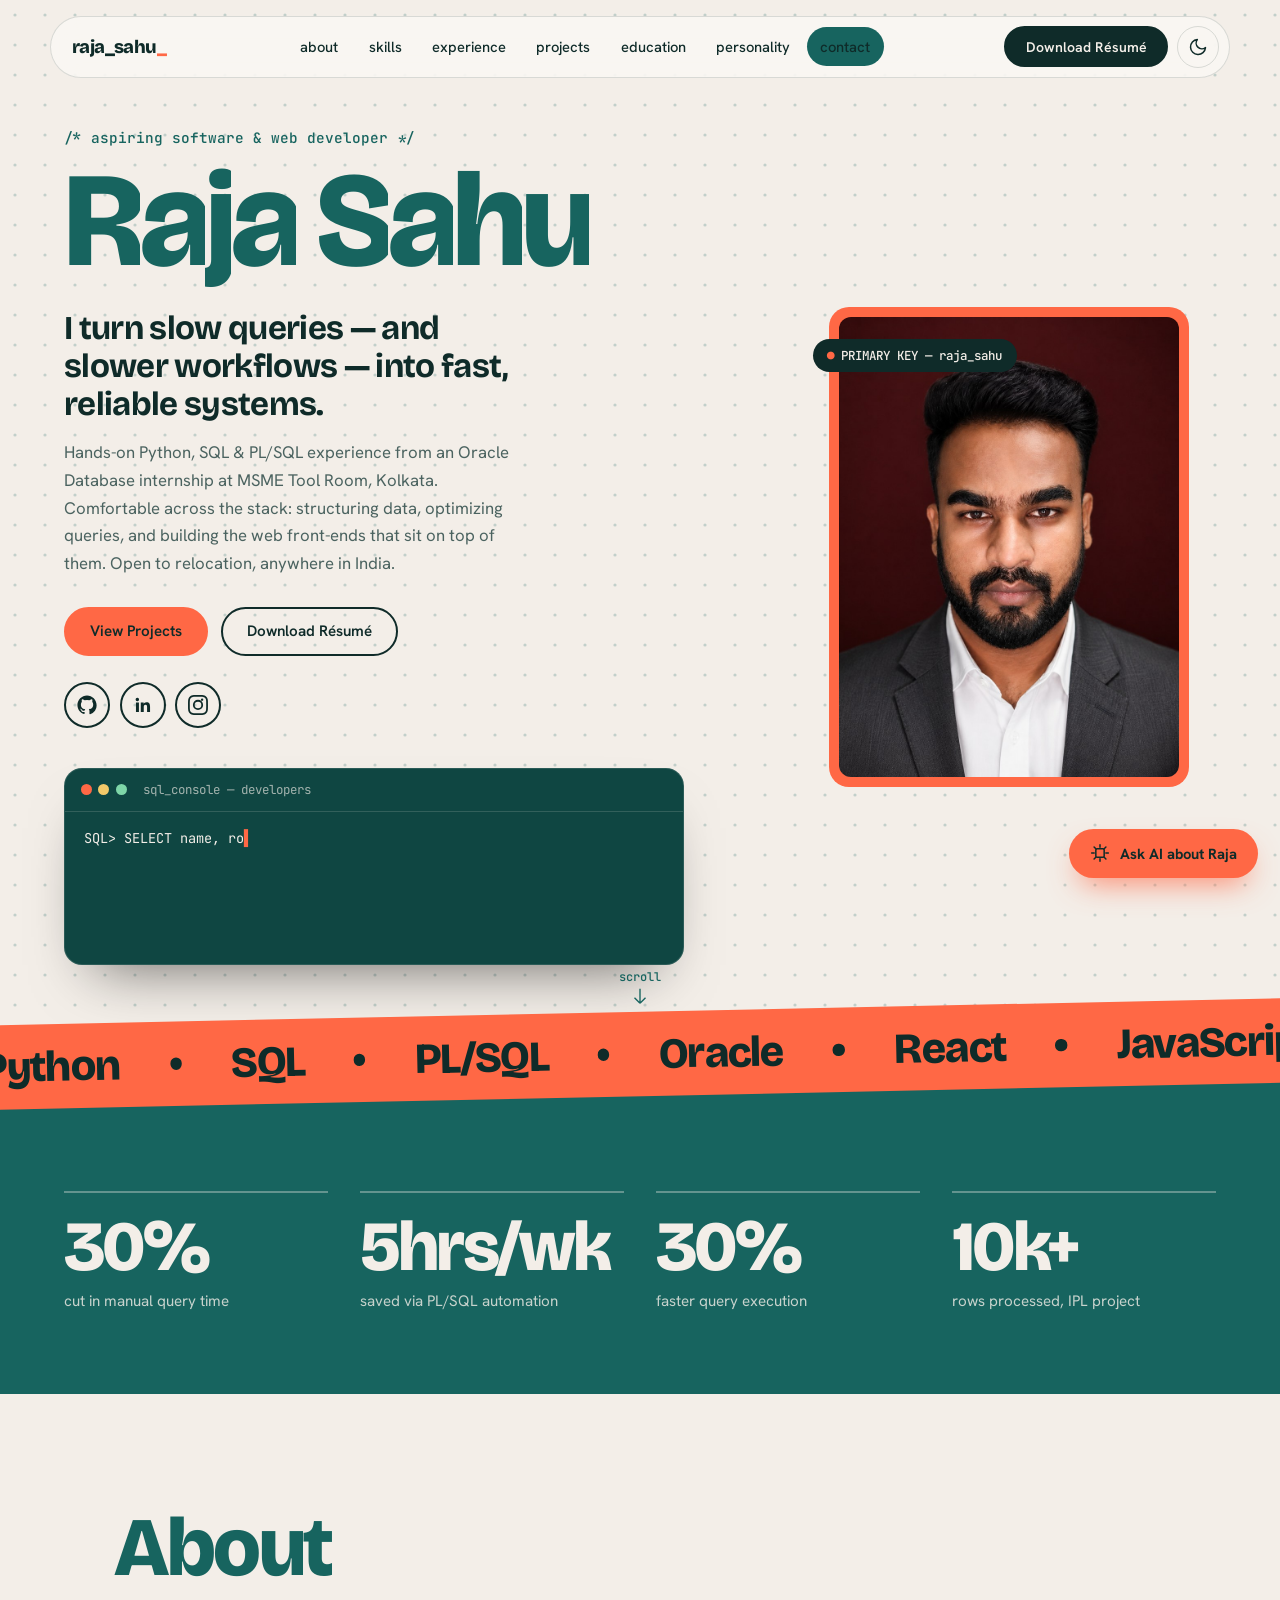
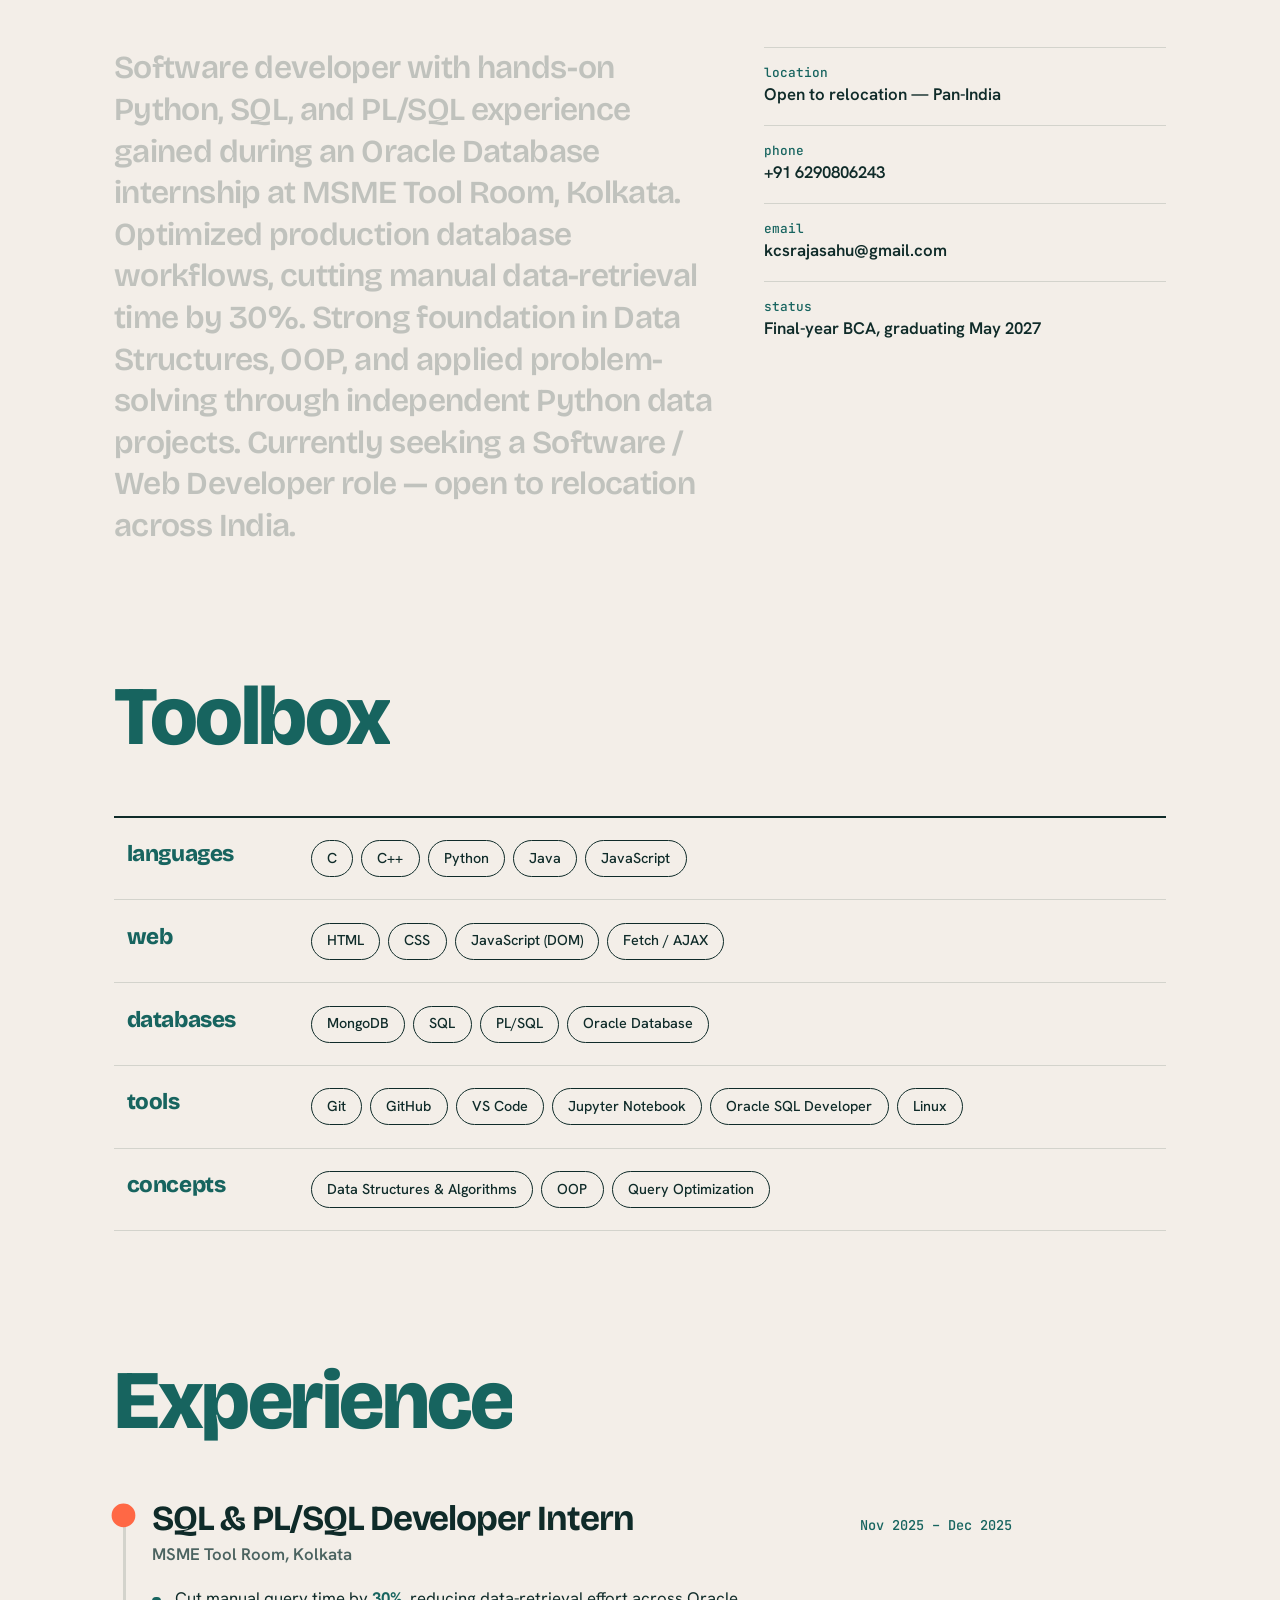
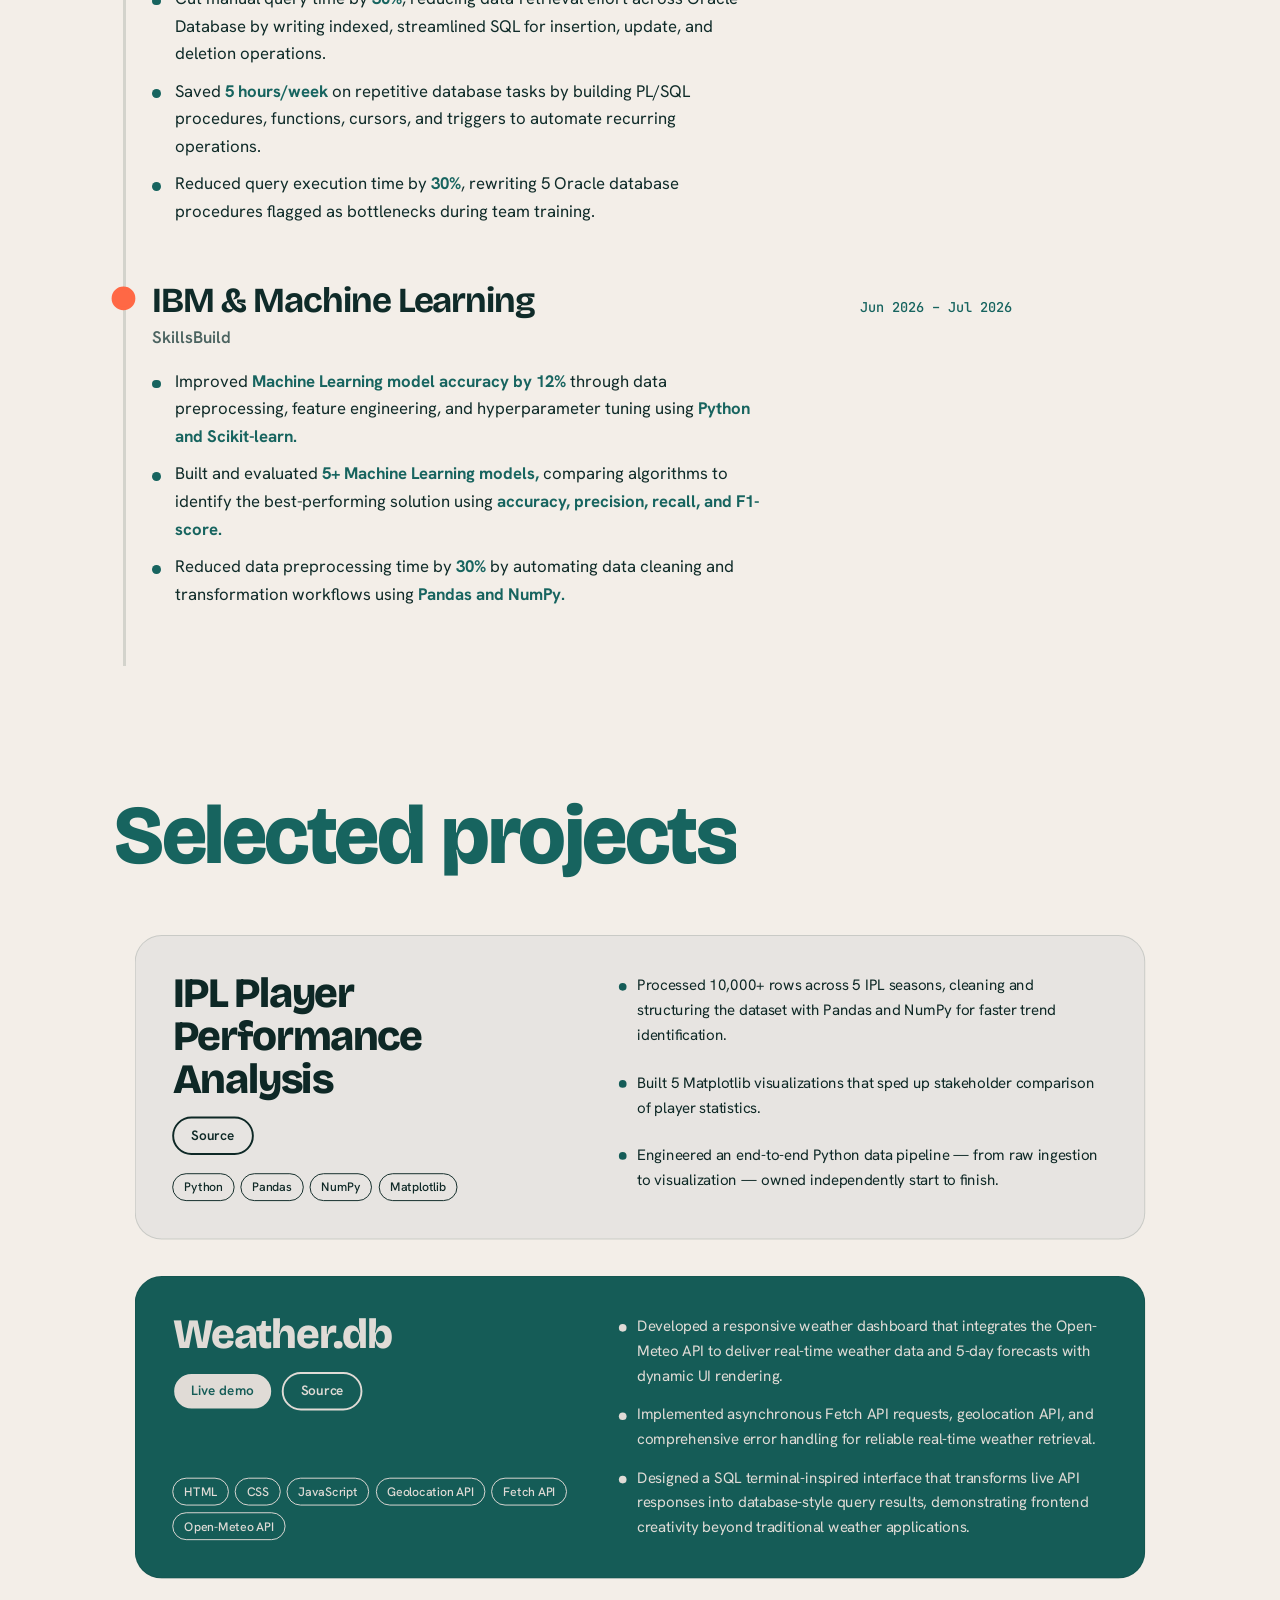
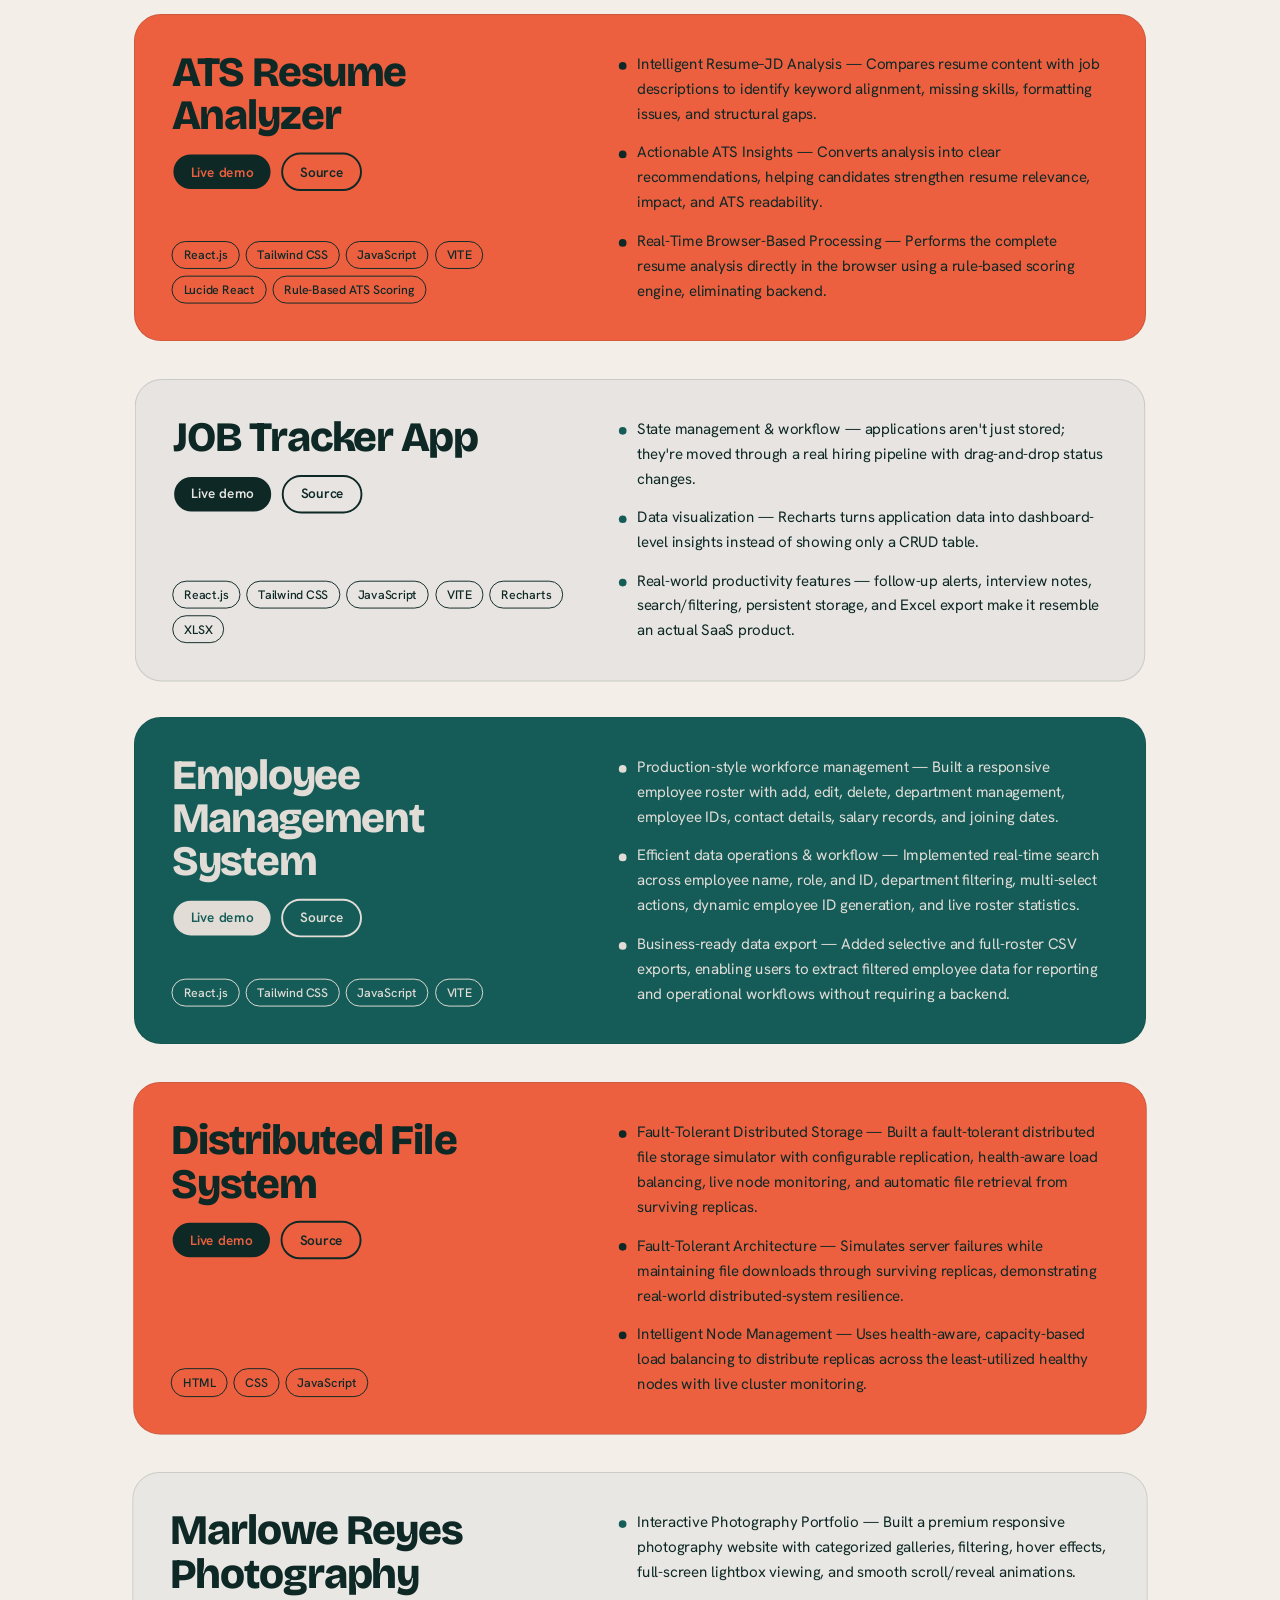
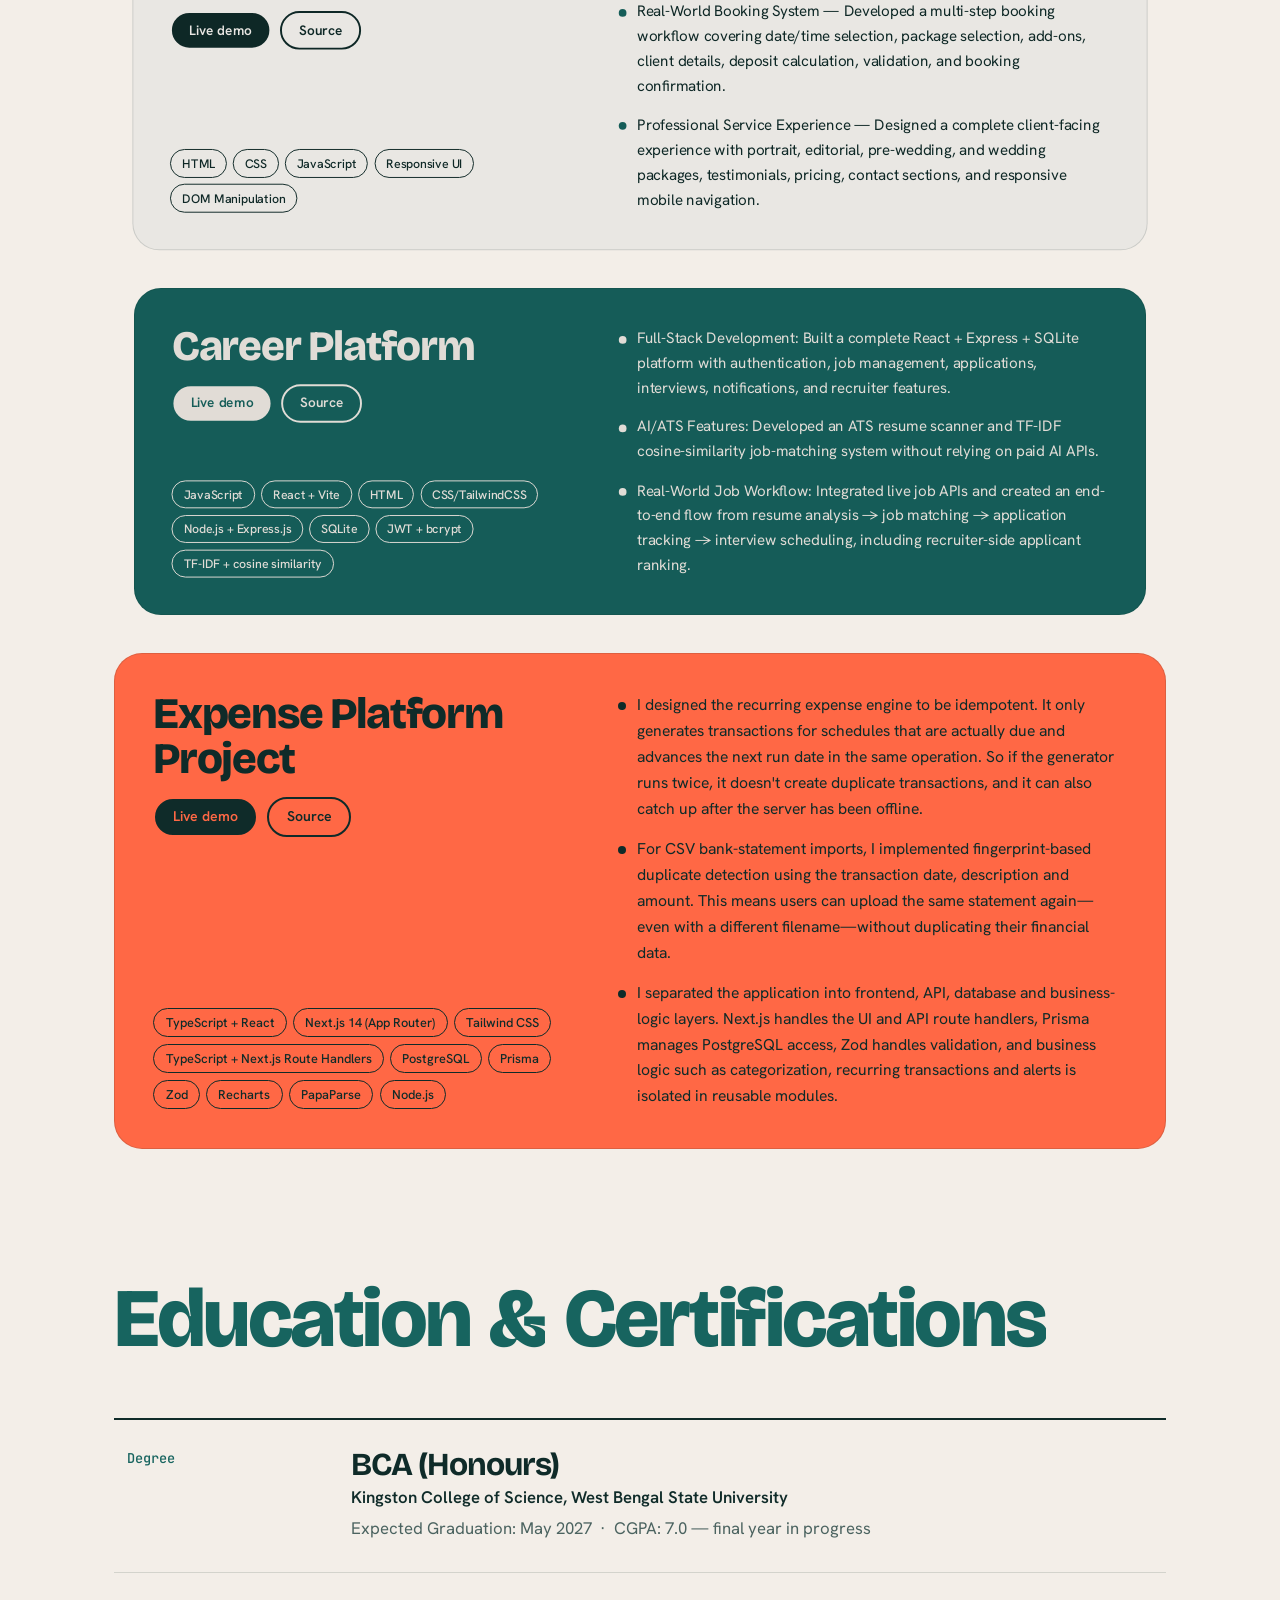
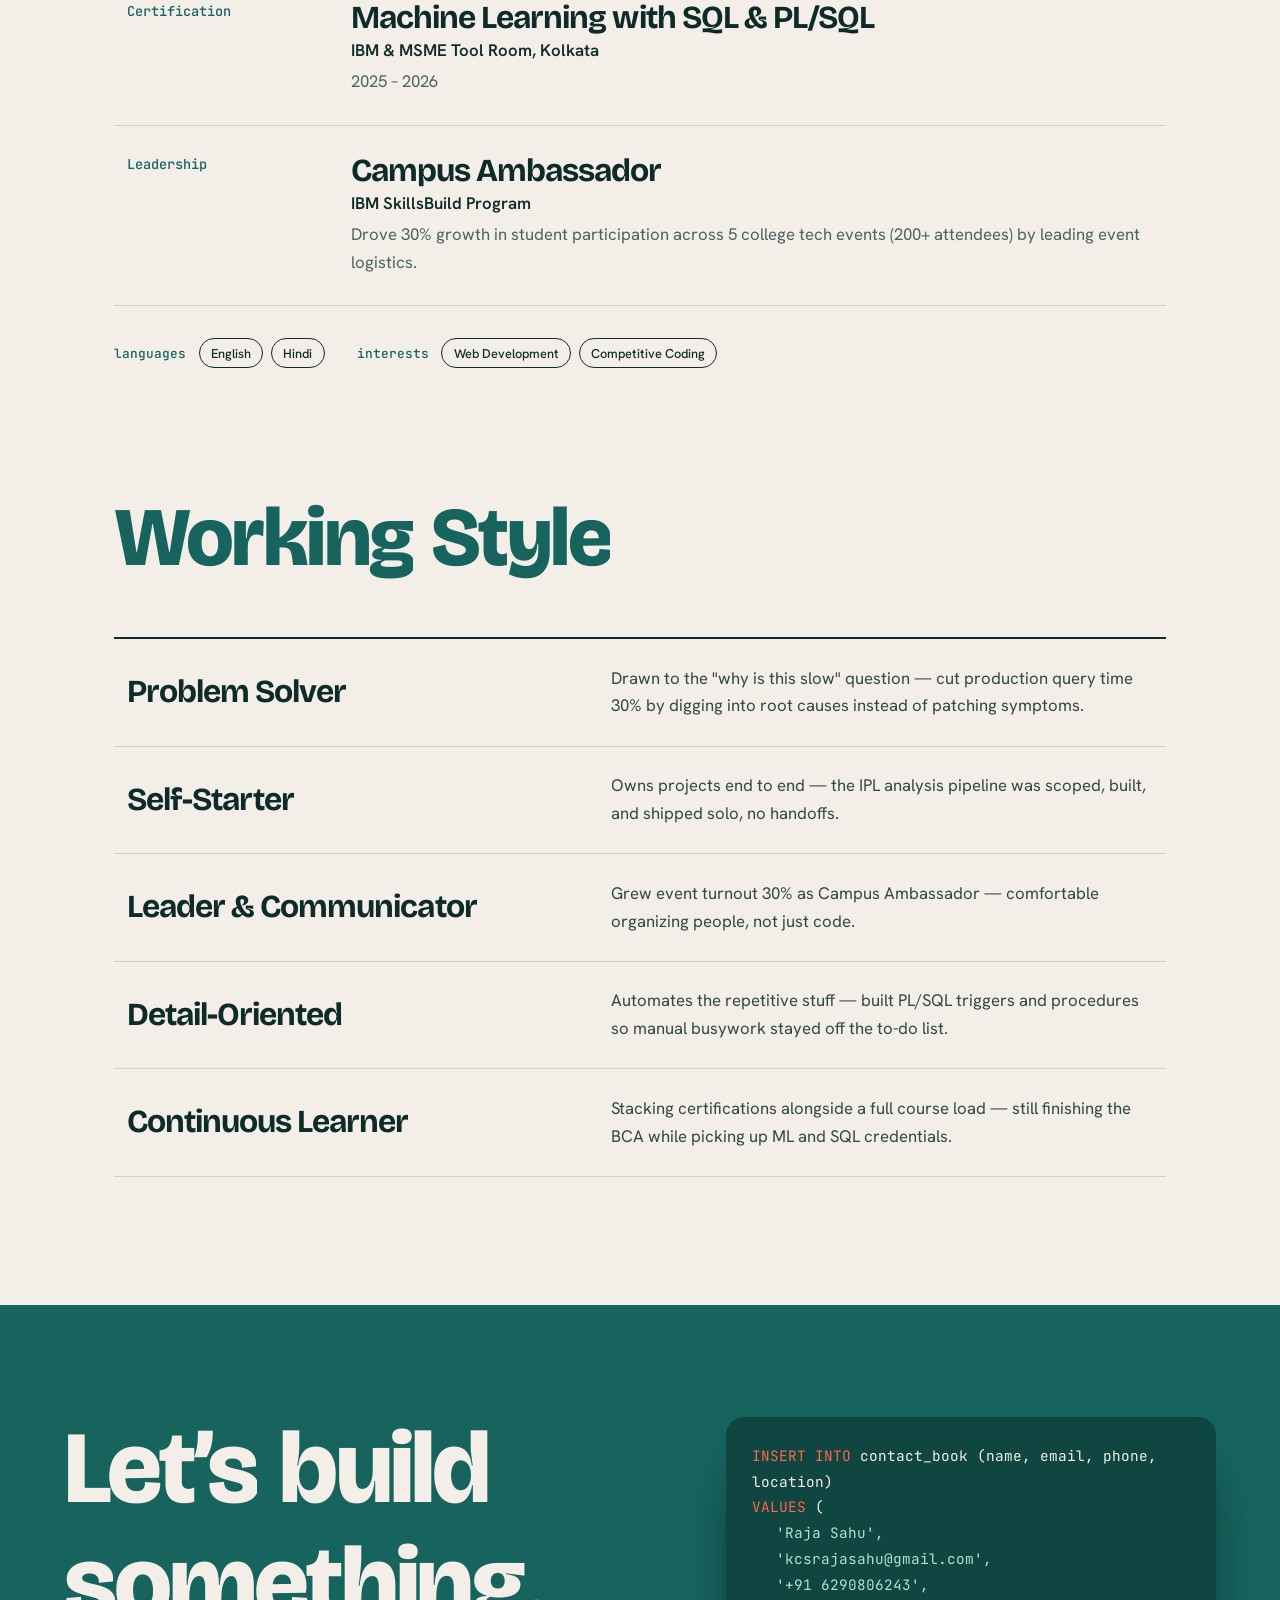
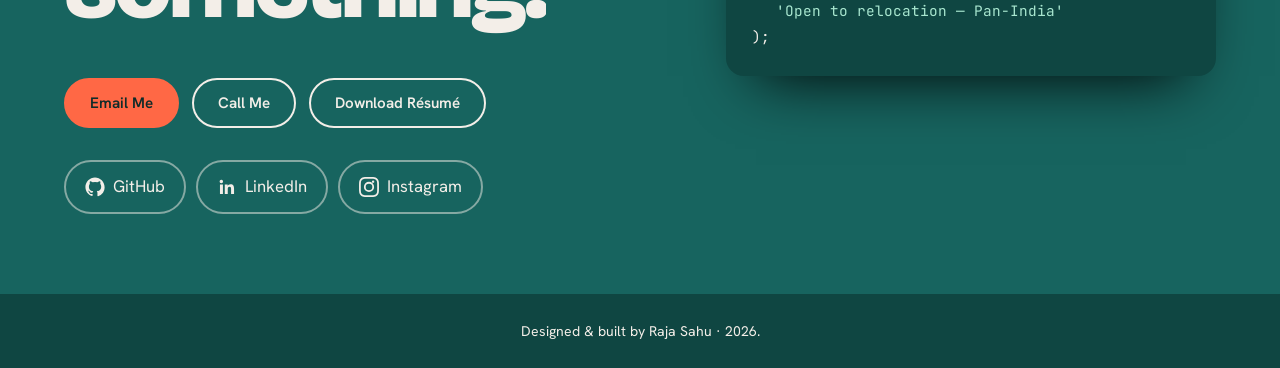
<file: portfolio-single-file.html>
<!DOCTYPE html>
<html lang="en">
<head>
<meta charset="UTF-8">
<meta name="viewport" content="width=device-width, initial-scale=1.0">
<title>Raja Sahu — Software / Web Developer</title>
<meta name="description" content="Raja Sahu — Aspiring Software &amp; Web Developer. Python, SQL, PL/SQL, Data Structures &amp; Web Development.">
<meta name="theme-color" content="#F3EEE8">
<meta property="og:type" content="website">
<meta property="og:title" content="Raja Sahu — Software / Web Developer">
<meta property="og:description" content="Python, SQL &amp; PL/SQL developer — cut production query time 30% during an Oracle Database internship. Open to relocation across India.">
<script>document.documentElement.dataset.theme="light"</script>
<link rel="preconnect" href="https://fonts.googleapis.com">
<link rel="preconnect" href="https://fonts.gstatic.com" crossorigin>
<link href="https://fonts.googleapis.com/css2?family=Bricolage+Grotesque:opsz,wght@12..96,500;12..96,700;12..96,800&family=Hanken+Grotesk:wght@400;500;600&family=JetBrains+Mono:wght@400;500&display=swap" rel="stylesheet">
<style>/* ---------- theme tokens ---------- */
:root{--bg:#F3EEE8;--surface:#FBF8F4;--text:#0F2B29;--muted:#4B6360;--teal:#17645F;--brand:#17645F;--deep:#0F4642;--coral:#FF6845;--on-brand:#F3EEE8;--on-coral:#0F2B29;--line:rgba(15,43,41,.14);--dot:rgba(23,100,95,.22);
--display:'Bricolage Grotesque',system-ui,sans-serif;--body:'Hanken Grotesk',system-ui,sans-serif;--mono:'JetBrains Mono',ui-monospace,monospace;--ease:cubic-bezier(.2,.8,.2,1);color-scheme:light}
[data-theme=dark]{--bg:#0B1514;--surface:#13211F;--text:#E8EFEC;--muted:#9FB4B0;--teal:#5DC4B9;--deep:#071918;--line:rgba(232,239,236,.14);--dot:rgba(93,196,185,.2);color-scheme:dark}
.theme-swap *,.theme-swap *::before,.theme-swap *::after{transition:background-color .35s,color .35s,border-color .35s!important}

*,*::before,*::after{box-sizing:border-box;margin:0;padding:0}
html{scroll-behavior:smooth;scroll-padding-top:5rem}
body{background:var(--bg);color:var(--text);font:400 1.05rem/1.65 var(--body);overflow-x:hidden;-webkit-font-smoothing:antialiased}
body.preload{overflow:hidden}
a{color:inherit;text-decoration:none}ul{list-style:none}img{display:block;max-width:100%}
:focus-visible{outline:3px solid var(--coral);outline-offset:3px;border-radius:4px}
::selection{background:var(--coral);color:var(--on-coral)}
.skip-link{position:absolute;left:1rem;top:-4rem;background:var(--text);color:var(--bg);padding:.6rem 1rem;z-index:200;border-radius:8px}
.skip-link:focus{top:1rem}
h1,h2,h3{font-family:var(--display);line-height:1.02;letter-spacing:-.03em}
.blink{color:var(--coral);animation:blink 1s steps(2) infinite}
@keyframes blink{50%{opacity:0}}
@keyframes up{from{opacity:0;transform:translateY(24px)}}
@keyframes float{50%{transform:translateY(-10px)}}

/* loader + progress */
.loader{position:fixed;inset:0;z-index:300;background:var(--brand);color:var(--on-brand);display:flex;flex-direction:column;align-items:center;justify-content:center;text-align:center;padding:2rem;gap:1rem;transition:transform .9s var(--ease)}
.loader.done{transform:translateY(-100%)}
.loader-q{font:500 .95rem var(--mono);opacity:.8}
.loader-n{min-width:3ch;font:800 clamp(5rem,18vw,14rem)/.85 var(--display);letter-spacing:-.05em;font-variant-numeric:tabular-nums}
.progress{position:fixed;top:0;left:0;height:4px;width:100%;background:var(--coral);transform:scaleX(0);transform-origin:left;z-index:150}

/* nav */
.nav{position:fixed;top:1rem;left:0;right:0;z-index:100;padding:0 1rem}
.nav-inner{max-width:1180px;margin:auto;display:flex;align-items:center;gap:.6rem;padding:.55rem .6rem .55rem 1.3rem;background:color-mix(in srgb,var(--surface) 80%,transparent);backdrop-filter:blur(14px);border:1px solid var(--line);border-radius:999px}
.logo{font:800 1.15rem var(--display);letter-spacing:-.03em}
.nav-links{position:relative;display:flex;gap:.2rem;margin:0 auto;font-size:.92rem;font-weight:500}
.nav-links a{position:relative;z-index:1;padding:.45rem .85rem;border-radius:999px;transition:color .3s}
.nav-links a.is-active{color:var(--on-brand)}
.nav-indicator{position:absolute;top:0;left:0;height:100%;width:0;background:var(--brand);border-radius:999px;transition:transform .5s var(--ease),width .5s var(--ease);opacity:0}
.nav-indicator.active{opacity:1}
.icon-btn,.nav-toggle{display:inline-flex;align-items:center;justify-content:center;width:42px;height:42px;flex-shrink:0;background:none;border:1.5px solid var(--line);border-radius:50%;color:var(--text);cursor:pointer;transition:background .3s,border-color .3s}
.icon-btn:hover{background:var(--coral);border-color:var(--coral);color:var(--on-coral)}
.icon-btn svg{width:20px;height:20px}
[data-theme=dark] .i-moon,:root:not([data-theme=dark]) .i-sun{display:none}
.nav-toggle{display:none;flex-direction:column;gap:5px;border:0}
.nav-toggle span{width:20px;height:2px;background:var(--text);transition:.3s}
.btn{display:inline-flex;align-items:center;gap:.5rem;padding:.8rem 1.5rem;border-radius:999px;font:600 .95rem var(--body);border:2px solid var(--text);cursor:pointer;transition:transform .35s var(--ease),background .3s,color .3s,box-shadow .3s}
.btn-primary{background:var(--coral);border-color:var(--coral);color:var(--on-coral)}
.btn-primary:hover{box-shadow:0 14px 30px -10px rgba(255,104,69,.7)}
.btn-ghost{background:transparent}.btn-ghost:hover{background:var(--text);color:var(--bg)}
.nav-cta{padding:.6rem 1.2rem;font-size:.88rem;background:var(--text);color:var(--bg)}.nav-cta:hover{background:var(--coral);border-color:var(--coral);color:var(--on-coral)}

/* hero */
.hero{position:relative;min-height:100svh;padding:8rem clamp(1.2rem,5vw,4rem) 4rem;display:flex;align-items:center;overflow:hidden}
.dots{position:absolute;inset:0;width:100%;height:100%}
.hero-grid{position:relative;max-width:1280px;width:100%;margin:auto;display:grid;grid-template-columns:1.25fr .75fr;grid-template-areas:"copy photo" "term photo";gap:2.5rem 3rem;align-items:center}
.hero-copy{grid-area:copy}.hero-photo{grid-area:photo}.terminal{grid-area:term}
.eyebrow{font:500 .9rem var(--mono);color:var(--teal);margin-bottom:1rem}
.hero h1{white-space:nowrap;font-size:clamp(3rem,10.5vw,9.5rem);font-weight:800;line-height:.86;letter-spacing:-.055em;color:var(--teal);margin-bottom:1.2rem}
.ch{display:inline-block;overflow:hidden;vertical-align:top;padding-bottom:.08em}
.ch>i{display:inline-block;font-style:normal;transform:translateY(110%);transition:transform 1s var(--ease)}
.hero.go .ch>i{transform:none}
.hero-tag{font:700 clamp(1.4rem,2.6vw,2.1rem)/1.15 var(--display);letter-spacing:-.02em;max-width:22ch;margin-bottom:1rem}
.hero-desc{max-width:52ch;color:var(--muted);margin-bottom:1.8rem}
.hero-actions{display:flex;flex-wrap:wrap;gap:.8rem;margin-bottom:1.6rem}
.social-row{display:flex;gap:.6rem}
.social-btn{display:inline-flex;align-items:center;gap:.5rem;width:46px;height:46px;justify-content:center;border:2px solid var(--text);border-radius:50%;transition:.35s var(--ease)}
.social-btn svg{width:20px;height:20px}.social-btn:hover{background:var(--brand);border-color:var(--brand);color:var(--on-brand);transform:translateY(-4px) rotate(-8deg)}
.social-row-lg .social-btn{width:auto;height:auto;padding:.7rem 1.2rem;border-radius:999px;border-color:rgba(243,238,232,.5)}
.social-row-lg .social-btn:hover{background:var(--on-brand);color:var(--deep);border-color:var(--on-brand)}

/* hero entrance (animation, so hover/tilt transforms stay independent) */
.hero:not(.go) :is(.hero-copy>*,.hero-photo,.terminal){opacity:0}
.hero.go :is(.hero-copy>*,.hero-photo,.terminal){animation:up .9s var(--ease) backwards}
.hero.go .hero-tag{animation-delay:.35s}.hero.go .hero-desc{animation-delay:.45s}.hero.go .hero-actions{animation-delay:.55s}.hero.go .social-row{animation-delay:.65s}.hero.go .hero-photo{animation-delay:.3s}.hero.go .terminal{animation-delay:.8s}

.hero-photo{position:relative;justify-self:center;width:min(100%,360px)}
.photo-frame{aspect-ratio:3/4;border-radius:20px;background:var(--coral);padding:10px;transition:transform .2s linear}
.photo-frame img{width:100%;height:100%;object-fit:cover;border-radius:12px}
.photo-tag{position:absolute;left:-1rem;top:2rem;background:var(--text);color:var(--bg);font:500 .78rem var(--mono);padding:.5rem .9rem;border-radius:999px;animation:float 5s ease-in-out infinite}
.tag-key{color:var(--coral)}
.terminal{background:var(--deep);color:var(--on-brand);border:1px solid rgba(243,238,232,.12);border-radius:18px;font:400 .85rem/1.6 var(--mono);box-shadow:0 30px 60px -30px rgba(0,0,0,.6);max-width:620px;transition:transform .2s linear}
.terminal-bar{display:flex;align-items:center;gap:.4rem;padding:.7rem 1rem;border-bottom:1px solid rgba(243,238,232,.15)}
.dot{width:11px;height:11px;border-radius:50%}.dot-r{background:var(--coral)}.dot-y{background:#F3C969}.dot-g{background:#7ED6A8}
.terminal-title{margin-left:.6rem;opacity:.65;font-size:.78rem}
.terminal-body{padding:1rem 1.2rem 1.2rem;min-height:9.5rem;overflow-x:auto}
.result{margin-top:.8rem}.result:not([hidden]){animation:up .6s var(--ease)}
.result-row{display:grid;grid-template-columns:1fr 1.3fr 1.5fr;gap:1rem;padding:.2rem 0}
.result-row.header{color:var(--coral);border-bottom:1px dashed rgba(243,238,232,.3);margin-bottom:.2rem}
.result-meta{opacity:.6;margin-top:.5rem;font-size:.78rem}
.scroll-hint{position:absolute;left:50%;translate:-50% 0;bottom:1.4rem;display:flex;flex-direction:column;align-items:center;font:500 .75rem var(--mono);color:var(--teal);animation:float 2.4s ease-in-out infinite}
.scroll-hint svg{width:22px;height:22px}

/* marquee */
main{overflow-x:clip}
.marquee{background:var(--coral);color:var(--on-coral);overflow:hidden;padding:1rem 0;transform:rotate(-1.2deg) scale(1.03);margin:-1rem 0}
.marquee-track{display:flex;width:max-content;animation:slide 28s linear infinite}
.marquee:hover .marquee-track{animation-play-state:paused}
.marquee span{font:800 clamp(1.6rem,3.5vw,2.6rem) var(--display);letter-spacing:-.03em;display:flex;align-items:center;gap:3rem;padding-right:3rem}
.marquee span::after{content:"";width:.7rem;height:.7rem;background:var(--on-coral);border-radius:50%}
@keyframes slide{to{transform:translateX(-50%)}}

/* stats */
.stats-strip{background:var(--brand);color:var(--on-brand);padding:7rem clamp(1.2rem,5vw,4rem) 5rem}
.stats-inner{max-width:1180px;margin:auto;display:grid;grid-template-columns:repeat(4,1fr);gap:2rem}
.stat{border-top:2px solid rgba(243,238,232,.35);padding-top:1.2rem}
.stat-num{display:block;font:800 clamp(2.6rem,5.5vw,4.6rem)/1 var(--display);letter-spacing:-.04em}
.stat-label{display:block;opacity:.8;font-size:.95rem;margin-top:.4rem}

/* sections */
.section{max-width:1180px;margin:auto;padding:7rem clamp(1.2rem,5vw,4rem) 1rem}
.section-head{margin-bottom:3rem}
.section-head h2{font-size:clamp(2.6rem,6.5vw,5.5rem);font-weight:800;color:var(--teal)}
.w{display:inline-block;overflow:hidden;vertical-align:top;padding-bottom:.1em;margin-right:.22em}
.w>i{display:inline-block;font-style:normal;transform:translateY(110%);transition:transform .9s var(--ease)}
.in .w>i{transform:none}
.reveal{opacity:0}
.reveal.in{opacity:1;animation:up .8s var(--ease) var(--d,0s) backwards}
.section-head.reveal{opacity:1;animation:none}

.about-card{display:grid;grid-template-columns:1.5fr 1fr;gap:3rem;align-items:start}
.about-card>p{font:600 clamp(1.4rem,2.5vw,2.1rem)/1.3 var(--display);letter-spacing:-.02em}
.fw{opacity:.22;transition:opacity .4s}.fw.lit{opacity:1}
.fact{display:flex;flex-direction:column;padding:1rem 0;border-top:1px solid var(--line)}
.fact-k{font:500 .8rem var(--mono);color:var(--teal)}.fact-v{font-weight:600}

.schema-table{border-top:2px solid var(--text)}
.schema-row{display:grid;grid-template-columns:10rem 1fr;gap:1.5rem;padding:1.4rem .8rem;border-bottom:1px solid var(--line);transition:background .4s,padding .4s var(--ease)}
.schema-row:hover{background:var(--surface);padding-left:1.6rem}
.schema-head,.col-type{display:none}
.col-name{font:800 1.4rem var(--display);letter-spacing:-.02em;color:var(--teal)}
.col-values{display:flex;flex-wrap:wrap;gap:.5rem}
.pill{display:inline-block;padding:.35rem .95rem;border:1.5px solid var(--text);border-radius:999px;font-size:.9rem;font-weight:500;transition:.3s var(--ease)}
.pill:hover{background:var(--coral);border-color:var(--coral);color:var(--on-coral);transform:translateY(-3px) rotate(-2deg)}
.pill-sm{font-size:.8rem;padding:.2rem .7rem}

.log{position:relative;padding-left:2.4rem}
.log::before,.log::after{content:"";position:absolute;left:.55rem;top:.4rem;width:3px}
.log::before{bottom:0;background:var(--line)}
.log::after{height:calc((100% - .4rem)*var(--p,0));background:var(--coral)}
.log-entry{position:relative;padding-bottom:3rem;max-width:860px}
.log-key{position:absolute;left:-2.4rem;top:.35rem;width:1.2rem;height:1.2rem;border-radius:50%;background:var(--bg);border:3px solid var(--coral);font-size:0;transition:transform .5s var(--ease),background .5s}
.log-entry.in .log-key{transform:scale(1.25);background:var(--coral)}
.log-top{display:flex;flex-wrap:wrap;justify-content:space-between;align-items:baseline;gap:.4rem 1.5rem}
.log-top h3{font-size:clamp(1.5rem,3vw,2.2rem);font-weight:700}
.log-date{font:500 .85rem var(--mono);color:var(--teal)}
.log-org{font-weight:600;color:var(--muted);margin:.3rem 0 1rem}
.log-content li{position:relative;padding-left:1.4rem;margin-bottom:.6rem;max-width:68ch}
.log-content li::before{content:"";position:absolute;left:0;top:.7em;width:.55rem;height:.55rem;background:var(--teal);border-radius:50%}
strong{font-weight:700;color:var(--teal)}

/* projects: sticky stack */
.stack{display:grid;gap:1.5rem}
.project-card{--cbg:var(--surface);--cfg:var(--text);--cac:var(--teal);background:var(--cbg);color:var(--cfg);border:1px solid var(--line);border-radius:28px;padding:clamp(1.4rem,3vw,2.6rem);display:grid;grid-template-columns:.9fr 1.1fr;grid-template-areas:"top list" "stack list";gap:1.2rem 3rem;align-content:start;transform-origin:top center}
.project-card:nth-child(3n+2){--cbg:var(--brand);--cfg:var(--on-brand);--cac:var(--on-brand)}
.project-card:nth-child(3n){--cbg:var(--coral);--cfg:var(--on-coral);--cac:var(--on-coral)}
.project-top{grid-area:top}.project-top h3{font-size:clamp(1.8rem,3.4vw,2.8rem);font-weight:800;margin-bottom:1rem}
.project-links{display:flex;gap:.6rem;flex-wrap:wrap}
.project-link{display:inline-block;padding:.4rem 1.1rem;border:2px solid currentColor;border-radius:999px;font-weight:600;font-size:.88rem;transition:.3s var(--ease)}
.project-link:hover{background:var(--cfg);color:var(--cbg);transform:translateY(-3px)}
.project-live{background:var(--cfg);color:var(--cbg)}.project-live:hover{background:transparent;color:var(--cfg)}
.project-stack{grid-area:stack;display:flex;flex-wrap:wrap;gap:.4rem;align-self:end}
.project-card .pill{border-color:currentColor}.project-card .pill:hover{background:var(--cfg);color:var(--cbg);border-color:var(--cfg)}
.project-card ul{grid-area:list;display:grid;gap:.9rem;font-size:.98rem}
.project-card li{position:relative;padding-left:1.2rem}
.project-card li::before{content:"";position:absolute;left:0;top:.65em;width:.5rem;height:.5rem;border-radius:50%;background:var(--cac)}
.project-card strong{color:inherit}
.project-card{position:sticky;top:calc(5.5rem + var(--i,0)*16px)}.project-card.flow{position:relative;top:auto}

/* education */
.edu-grid{border-top:2px solid var(--text)}
.edu-card{display:grid;grid-template-columns:12rem 1fr;gap:.2rem 2rem;padding:1.8rem .8rem;border-bottom:1px solid var(--line);transition:background .4s,padding .4s var(--ease)}
.edu-card:hover{background:var(--surface);padding-left:1.6rem}
.edu-eyebrow{grid-row:span 3;font:500 .85rem var(--mono);color:var(--teal)}
.edu-card h3,.trait-card h3{font-size:clamp(1.4rem,2.6vw,2rem);font-weight:700}
.edu-org{font-weight:600}.edu-meta{color:var(--muted)}
.lang-row{display:flex;flex-wrap:wrap;align-items:center;gap:.5rem;margin-top:2rem}
.lang-row .fact-k{margin-right:.3rem}.lang-row .fact-k:not(:first-child){margin-left:1.5rem}

/* working style: expanding rows */
.trait-grid{border-top:2px solid var(--text)}
.trait-card{display:grid;grid-template-columns:1fr 1.2fr;gap:2rem;align-items:center;padding:1.6rem .8rem;border-bottom:1px solid var(--line);position:relative;isolation:isolate;transition:color .4s,padding .4s var(--ease)}
.trait-card::before{content:"";position:absolute;inset:0;background:var(--brand);transform:scaleY(0);transform-origin:bottom;transition:transform .5s var(--ease);z-index:-1}
.trait-card:hover{color:var(--on-brand);padding-left:1.8rem}.trait-card:hover::before{transform:none}
.trait-card .edu-meta{color:inherit;opacity:.85}

/* contact */
.contact-section{max-width:none;margin-top:7rem;background:var(--brand);color:var(--on-brand);padding:7rem clamp(1.2rem,5vw,4rem) 5rem;display:grid;grid-template-columns:1.1fr .9fr;gap:2rem 4rem;align-items:start}
.contact-section>*{max-width:600px}
.contact-section .section-head h2{color:var(--on-brand);font-size:clamp(3rem,8vw,7rem)}
.contact-section .section-head{grid-column:1;margin:0}
.insert-block{grid-column:2;grid-row:1/span 3;background:var(--deep);border-radius:18px;padding:1.6rem;font:400 .9rem/1.8 var(--mono);box-shadow:0 30px 60px -30px #000}
.kw{color:var(--coral)}.insert-indent{padding-left:1.5rem;color:#A8E6CF}
.contact-actions{grid-column:1;display:flex;flex-wrap:wrap;gap:.8rem}
.contact-section .btn-ghost{border-color:var(--on-brand)}.contact-section .btn-ghost:hover{background:var(--on-brand);color:var(--deep)}
.social-row-lg{grid-column:1;flex-wrap:wrap}
.footer{background:var(--deep);color:var(--on-brand);text-align:center;padding:1.6rem;font-size:.88rem}

/* AI assistant */
.ai-fab{position:fixed;right:1.4rem;bottom:1.4rem;z-index:120;display:flex;align-items:center;gap:.6rem;padding:.9rem 1.3rem;border:0;border-radius:999px;background:var(--coral);color:var(--on-coral);font:700 .92rem var(--body);cursor:pointer;box-shadow:0 14px 30px -10px rgba(255,104,69,.8);transition:transform .35s var(--ease)}
.ai-fab:hover{transform:translateY(-3px) scale(1.04)}
.ai-panel{position:fixed;right:1.4rem;bottom:5.4rem;z-index:121;width:min(390px,calc(100vw - 2rem));background:var(--surface);border:2px solid var(--text);border-radius:22px;overflow:hidden;box-shadow:0 30px 70px -20px rgba(0,0,0,.5);animation:up .4s var(--ease)}
.ai-panel[hidden]{display:none}
.ai-panel-bar{background:var(--brand);color:var(--on-brand)}
.ai-avatar,.ai-msg-avatar{width:26px;height:26px;border-radius:50%;background:var(--coral);color:var(--on-coral);display:inline-flex;align-items:center;justify-content:center;flex-shrink:0}
.ai-avatar svg,.ai-msg-avatar svg{width:15px;height:15px}
.ai-status{margin-left:auto;display:flex;align-items:center;gap:.35rem;font-size:.75rem}
.ai-status-dot{width:8px;height:8px;border-radius:50%;background:#7ED6A8;animation:blink 1.6s infinite}
.ai-close{background:none;border:0;color:inherit;cursor:pointer;font-size:1rem;padding:.2rem .4rem}
.ai-messages{height:300px;overflow-y:auto;padding:1rem;display:flex;flex-direction:column;gap:.7rem;font-size:.92rem}
.ai-row{display:flex;align-items:flex-end;gap:.5rem}.ai-row-user{align-self:flex-end;flex-direction:row-reverse}
.ai-msg{padding:.6rem .9rem;border-radius:16px;white-space:pre-line;max-width:85%;animation:up .4s var(--ease)}
.ai-msg-bot{background:var(--bg);border-bottom-left-radius:4px}.ai-msg-user{background:var(--brand);color:var(--on-brand);border-bottom-right-radius:4px}
.ai-typing{display:flex;gap:4px}.ai-typing span{width:7px;height:7px;border-radius:50%;background:var(--teal);animation:float .9s infinite}
.ai-typing span:nth-child(2){animation-delay:.15s}.ai-typing span:nth-child(3){animation-delay:.3s}
.ai-chips{display:flex;gap:.4rem;overflow-x:auto;padding:0 1rem .7rem}
.chip-btn{flex-shrink:0;border:1.5px solid var(--teal);background:none;color:var(--teal);border-radius:999px;padding:.3rem .8rem;font:600 .8rem var(--body);cursor:pointer;transition:.3s}
.chip-btn:hover{background:var(--brand);border-color:var(--brand);color:var(--on-brand)}
.ai-input-row{display:flex;align-items:center;gap:.5rem;padding:.7rem 1rem;border-top:1px solid var(--line)}
.ai-prompt{font:500 .8rem var(--mono);color:var(--teal)}
.ai-input{flex:1;border:0;background:none;font:inherit;color:var(--text);min-width:0}.ai-input:focus{outline:none}
.ai-send{border:0;background:var(--coral);color:var(--on-coral);width:34px;height:34px;border-radius:50%;cursor:pointer;font-weight:700}

/* responsive */
@media(max-width:960px){
.nav-toggle{display:flex}.nav-cta{display:none}.logo{margin-right:auto}
.nav-links{position:absolute;top:calc(100% + .6rem);left:0;right:0;flex-direction:column;background:var(--surface);border:1px solid var(--line);border-radius:22px;padding:.6rem;display:none}
.nav-links.open{display:flex}.nav-indicator{display:none}.nav-links a.is-active{background:var(--brand)}
.hero-grid{grid-template-columns:1fr;grid-template-areas:"copy" "photo" "term"}
.stats-inner{grid-template-columns:repeat(2,1fr)}
.about-card,.contact-section,.project-card,.trait-card{grid-template-columns:1fr}
.project-card{grid-template-areas:"top" "stack" "list"}
.insert-block{grid-column:1;grid-row:auto}.schema-row,.edu-card{grid-template-columns:1fr}.edu-eyebrow{grid-row:auto}
.ai-fab span{display:none}.ai-fab{padding:.9rem}}
@media(prefers-reduced-motion:reduce){*,*::before,*::after{animation:none!important;transition-duration:.01ms!important;scroll-behavior:auto}
.ch>i,.w>i{transform:none}.fw{opacity:1}.loader{display:none}.photo-tag,.scroll-hint{animation:none}}
</style>
<link rel="icon" href="data:image/svg+xml,%3Csvg xmlns='http://www.w3.org/2000/svg' viewBox='0 0 100 100'%3E%3Crect width='100' height='100' rx='20' fill='%2317645F'/%3E%3Ctext x='50' y='68' font-family='monospace' font-size='52' font-weight='700' fill='%23FF6845' text-anchor='middle'%3ERS%3C/text%3E%3C/svg%3E">
</head>
<body class="preload">
<div class="loader" id="loader" aria-hidden="true"><span class="loader-q">SELECT * FROM raja_sahu;</span><span class="loader-n" id="loaderN">0</span></div>
<div class="progress" id="progress"></div>

<a class="skip-link" href="#main">Skip to content</a>

<svg style="display:none" aria-hidden="true">
  <symbol id="icon-github" viewBox="0 0 24 24"><path fill="currentColor" d="M12 .5C5.73.5.5 5.73.5 12c0 5.08 3.29 9.38 7.86 10.9.58.1.79-.25.79-.56 0-.28-.01-1.02-.02-2-3.2.7-3.88-1.54-3.88-1.54-.53-1.34-1.29-1.7-1.29-1.7-1.05-.72.08-.7.08-.7 1.17.08 1.78 1.2 1.78 1.2 1.03 1.77 2.71 1.26 3.37.96.1-.75.4-1.26.73-1.55-2.55-.29-5.23-1.28-5.23-5.68 0-1.26.45-2.28 1.19-3.09-.12-.29-.52-1.46.11-3.05 0 0 .97-.31 3.18 1.18a11.1 11.1 0 0 1 5.79 0c2.2-1.49 3.17-1.18 3.17-1.18.64 1.59.24 2.76.12 3.05.74.81 1.18 1.83 1.18 3.09 0 4.41-2.69 5.38-5.25 5.67.41.36.78 1.08.78 2.17 0 1.57-.01 2.83-.01 3.22 0 .31.21.67.8.56A10.52 10.52 0 0 0 23.5 12C23.5 5.73 18.27.5 12 .5Z"/></symbol>
  <symbol id="icon-linkedin" viewBox="0 0 24 24"><path fill="currentColor" d="M20.45 20.45h-3.56v-5.57c0-1.33-.02-3.04-1.85-3.04-1.86 0-2.14 1.45-2.14 2.94v5.67H9.34V9h3.42v1.56h.05c.48-.9 1.64-1.85 3.38-1.85 3.6 0 4.27 2.37 4.27 5.46v6.28ZM5.34 7.43a2.07 2.07 0 1 1 0-4.13 2.07 2.07 0 0 1 0 4.13ZM7.12 20.45H3.56V9h3.56v11.45Z"/></symbol>
  <symbol id="icon-instagram" viewBox="0 0 24 24"><path fill="currentColor" d="M12 2.16c3.2 0 3.58.01 4.85.07 1.17.05 1.8.25 2.23.41.55.22.95.47 1.37.9.42.42.67.82.9 1.37.16.42.36 1.06.41 2.23.06 1.27.07 1.65.07 4.85s-.01 3.58-.07 4.85c-.05 1.17-.25 1.8-.41 2.23-.22.55-.47.95-.9 1.37-.42.42-.82.67-1.37.9-.42.16-1.06.36-2.23.41-1.27.06-1.65.07-4.85.07s-3.58-.01-4.85-.07c-1.17-.05-1.8-.25-2.23-.41a3.65 3.65 0 0 1-1.37-.9 3.65 3.65 0 0 1-.9-1.37c-.16-.42-.36-1.06-.41-2.23-.06-1.27-.07-1.65-.07-4.85s.01-3.58.07-4.85c.05-1.17.25-1.8.41-2.23.22-.55.47-.95.9-1.37.42-.42.82-.67 1.37-.9.42-.16 1.06-.36 2.23-.41 1.27-.06 1.65-.07 4.85-.07M12 0C8.74 0 8.33.01 7.05.07c-1.28.06-2.15.26-2.91.56a5.8 5.8 0 0 0-2.1 1.37A5.8 5.8 0 0 0 .67 4.1c-.3.76-.5 1.63-.56 2.91C.05 8.29.04 8.7.04 11.96s.01 3.67.07 4.95c.06 1.28.26 2.15.56 2.91.32.79.75 1.46 1.37 2.1a5.8 5.8 0 0 0 2.1 1.37c.76.3 1.63.5 2.91.56 1.28.06 1.69.07 4.95.07s3.67-.01 4.95-.07c1.28-.06 2.15-.26 2.91-.56a5.8 5.8 0 0 0 2.1-1.37 5.8 5.8 0 0 0 1.37-2.1c.3-.76.5-1.63.56-2.91.06-1.28.07-1.69.07-4.95s-.01-3.67-.07-4.95c-.06-1.28-.26-2.15-.56-2.91a5.8 5.8 0 0 0-1.37-2.1A5.8 5.8 0 0 0 19.9.63c-.76-.3-1.63-.5-2.91-.56C15.67.01 15.26 0 12 0Zm0 5.84a6.12 6.12 0 1 0 0 12.24 6.12 6.12 0 0 0 0-12.24Zm0 10.1a3.98 3.98 0 1 1 0-7.96 3.98 3.98 0 0 1 0 7.96Zm6.36-10.35a1.43 1.43 0 1 1-2.86 0 1.43 1.43 0 0 1 2.86 0Z"/></symbol>
  <symbol id="icon-moon" viewBox="0 0 24 24"><path fill="none" stroke="currentColor" stroke-width="1.8" stroke-linecap="round" stroke-linejoin="round" d="M21 12.8A9 9 0 1 1 11.2 3a7 7 0 0 0 9.8 9.8Z"/></symbol>
  <symbol id="icon-sun" viewBox="0 0 24 24"><g fill="none" stroke="currentColor" stroke-width="1.8" stroke-linecap="round"><circle cx="12" cy="12" r="4"/><path d="M12 2v2M12 20v2M4.9 4.9l1.4 1.4M17.7 17.7l1.4 1.4M2 12h2M20 12h2M4.9 19.1l1.4-1.4M17.7 6.3l1.4-1.4"/></g></symbol>
  <symbol id="icon-arrow-down" viewBox="0 0 24 24"><path fill="none" stroke="currentColor" stroke-width="1.5" d="M12 4v16m0 0l-6-6m6 6l6-6"/></symbol>
</svg>

<header class="nav" id="nav">
  <div class="nav-inner">
    <a href="#top" class="logo">raja_sahu<span class="blink">_</span></a>
    <nav class="nav-links" id="navLinks">
      <a href="#about">about</a>
      <a href="#skills">skills</a>
      <a href="#experience">experience</a>
      <a href="#projects">projects</a>
      <a href="#education">education</a>
      <a href="#personality">personality</a>
      <a href="#contact">contact</a>
      <span class="nav-indicator" id="navIndicator" aria-hidden="true"></span>
    </nav>
    <a class="btn btn-ghost nav-cta" href="assets/Raja_Sahu_Resume.docx" download>Download Résumé</a>
    <button class="icon-btn" id="themeBtn" aria-label="Toggle dark mode" aria-pressed="false">
      <svg class="i-moon" viewBox="0 0 24 24"><use href="#icon-moon"></use></svg><svg class="i-sun" viewBox="0 0 24 24"><use href="#icon-sun"></use></svg>
    </button>
    <button class="nav-toggle" id="navToggle" aria-label="Toggle menu" aria-expanded="false" aria-controls="navLinks">
      <span></span><span></span><span></span>
    </button>
  </div>
</header>

<main id="main">

<section class="hero" id="top">
  <canvas class="dots" id="dots" aria-hidden="true"></canvas>
  <div class="hero-grid">

    <div class="terminal" aria-hidden="true">
      <div class="terminal-bar">
        <span class="dot dot-r"></span><span class="dot dot-y"></span><span class="dot dot-g"></span>
        <span class="terminal-title">sql_console — developers</span>
      </div>
      <div class="terminal-body" id="terminalBody">
        <div class="line prompt">SQL&gt; <span id="typedQuery"></span><span class="blink">▌</span></div>
        <div class="result" id="queryResult" hidden>
          <div class="result-row header">
            <span>NAME</span><span>ROLE</span><span>FOCUS</span>
          </div>
          <div class="result-row">
            <span>Raja Sahu</span><span>Software / Web Dev</span><span>Python · SQL · PL/SQL</span>
          </div>
          <div class="result-meta">1 row selected — 0.03s</div>
        </div>
      </div>
    </div>

    <div class="hero-copy">
      <p class="eyebrow">/* aspiring software &amp; web developer */</p>
      <h1>Raja Sahu</h1>
      <p class="hero-tag">I turn slow queries — and slower workflows — into fast, reliable systems.</p>
      <p class="hero-desc">Hands-on Python, SQL &amp; PL/SQL experience from an Oracle Database internship at MSME Tool Room, Kolkata. Comfortable across the stack: structuring data, optimizing queries, and building the web front-ends that sit on top of them. Open to relocation, anywhere in India.</p>

      <div class="hero-actions">
        <a href="#projects" class="btn btn-primary">View Projects</a>
        <a href="assets/Raja_Sahu_Resume.docx" class="btn btn-ghost" download>Download Résumé</a>
      </div>

      <div class="social-row" aria-label="Social profiles">
        <a href="https://github.com/RajaSahu89" target="_blank" rel="noopener noreferrer" class="social-btn" aria-label="GitHub">
          <svg viewBox="0 0 24 24"><use href="#icon-github"></use></svg>
        </a>
        <a href="https://www.linkedin.com/in/raja-sahu-05137a410" target="_blank" rel="noopener noreferrer" class="social-btn" aria-label="LinkedIn">
          <svg viewBox="0 0 24 24"><use href="#icon-linkedin"></use></svg>
        </a>
        <a href="https://www.instagram.com/ins.tagram_u.sers_?igsh=MXFibTNwa2RxaWltdg==" target="_blank" rel="noopener noreferrer" class="social-btn" aria-label="Instagram">
          <svg viewBox="0 0 24 24"><use href="#icon-instagram"></use></svg>
        </a>
      </div>
    </div>

    <div class="hero-photo">
      <div class="photo-frame">
        <img src="[data-uri]" alt="Portrait of Raja Sahu" width="900" height="1125" fetchpriority="high">
      </div>
      <div class="photo-tag">
        <span class="tag-key">●</span> PRIMARY KEY — raja_sahu
      </div>
    </div>

  </div>
  <a class="scroll-hint" href="#about" aria-label="Scroll to about section">
    <span>scroll</span>
    <svg viewBox="0 0 24 24"><use href="#icon-arrow-down"></use></svg>
  </a>
</section>

<div class="marquee" aria-hidden="true"><div class="marquee-track"><span>Python</span><span>SQL</span><span>PL/SQL</span><span>Oracle</span><span>React</span><span>JavaScript</span><span>Next.js</span><span>PostgreSQL</span><span>Pandas</span><span>Git</span><span>Python</span><span>SQL</span><span>PL/SQL</span><span>Oracle</span><span>React</span><span>JavaScript</span><span>Next.js</span><span>PostgreSQL</span><span>Pandas</span><span>Git</span></div></div>
<section class="stats-strip" aria-label="Key achievements">
  <div class="stats-inner">
    <div class="stat">
      <span class="stat-num" data-count="30" data-suffix="%">0%</span>
      <span class="stat-label">cut in manual query time</span>
    </div>
    <div class="stat">
      <span class="stat-num" data-count="5" data-suffix="hrs/wk">0hrs/wk</span>
      <span class="stat-label">saved via PL/SQL automation</span>
    </div>
    <div class="stat">
      <span class="stat-num" data-count="30" data-suffix="%">0%</span>
      <span class="stat-label">faster query execution</span>
    </div>
    <div class="stat">
      <span class="stat-num" data-count="10" data-suffix="k+">0k+</span>
      <span class="stat-label">rows processed, IPL project</span>
    </div>
  </div>
</section>

<section class="section" id="about">
  <div class="section-head">
    <h2>About</h2>
  </div>
  <div class="about-card">
    <p>Software developer with hands-on Python, SQL, and PL/SQL experience gained during an Oracle Database internship at MSME Tool Room, Kolkata. Optimized production database workflows, cutting manual data-retrieval time by 30%. Strong foundation in Data Structures, OOP, and applied problem-solving through independent Python data projects. Currently seeking a Software / Web Developer role — open to relocation across India.</p>
    <div class="about-facts">
      <div class="fact"><span class="fact-k">location</span><span class="fact-v">Open to relocation — Pan-India</span></div>
      <div class="fact"><span class="fact-k">phone</span><span class="fact-v">+91 6290806243</span></div>
      <div class="fact"><span class="fact-k">email</span><span class="fact-v">kcsrajasahu@gmail.com</span></div>
      <div class="fact"><span class="fact-k">status</span><span class="fact-v">Final-year BCA, graduating May 2027</span></div>
    </div>
  </div>
</section>

<section class="section" id="skills">
  <div class="section-head">
    <h2>Toolbox</h2>
  </div>
  <div class="schema-table">
    <div class="schema-row schema-head">
      <span>column</span><span>type</span><span>values</span>
    </div>

    <div class="schema-row">
      <span class="col-name">languages</span>
      <span class="col-type">VARCHAR[]</span>
      <span class="col-values">
        <span class="pill">C</span><span class="pill">C++</span><span class="pill">Python</span><span class="pill">Java</span><span class="pill">JavaScript</span>
      </span>
    </div>

    <div class="schema-row">
      <span class="col-name">web</span>
      <span class="col-type">VARCHAR[]</span>
      <span class="col-values">
        <span class="pill">HTML</span><span class="pill">CSS</span><span class="pill">JavaScript (DOM)</span><span class="pill">Fetch / AJAX</span>
      </span>
    </div>

    <div class="schema-row">
      <span class="col-name">databases</span>
      <span class="col-type">VARCHAR[]</span>
      <span class="col-values">
        <span class="pill">MongoDB</span><span class="pill">SQL</span><span class="pill">PL/SQL</span><span class="pill">Oracle Database</span>
      </span>
    </div>

    <div class="schema-row">
      <span class="col-name">tools</span>
      <span class="col-type">VARCHAR[]</span>
      <span class="col-values">
        <span class="pill">Git</span><span class="pill">GitHub</span><span class="pill">VS Code</span><span class="pill">Jupyter Notebook</span><span class="pill">Oracle SQL Developer</span><span class="pill">Linux</span>
      </span>
    </div>

    <div class="schema-row">
      <span class="col-name">concepts</span>
      <span class="col-type">VARCHAR[]</span>
      <span class="col-values">
        <span class="pill">Data Structures &amp; Algorithms</span><span class="pill">OOP</span><span class="pill">Query Optimization</span>
      </span>
    </div>
  </div>
</section>

<section class="section" id="experience">
  <div class="section-head">
    <h2>Experience</h2>
  </div>
  <div class="log">
    <div class="log-entry">
      <div class="log-key" aria-hidden="true">◆</div>
      <div class="log-content">
        <div class="log-top">
          <h3>SQL &amp; PL/SQL Developer Intern</h3>
          <span class="log-date">Nov 2025 – Dec 2025</span>
        </div>
        <p class="log-org">MSME Tool Room, Kolkata</p>
        <ul>
          <li>Cut manual query time by <strong>30%</strong>, reducing data-retrieval effort across Oracle Database by writing indexed, streamlined SQL for insertion, update, and deletion operations.</li>
          <li>Saved <strong>5 hours/week</strong> on repetitive database tasks by building PL/SQL procedures, functions, cursors, and triggers to automate recurring operations.</li>
          <li>Reduced query execution time by <strong>30%</strong>, rewriting 5 Oracle database procedures flagged as bottlenecks during team training.</li>
        </ul>
      </div>
    </div>
<div class="log-entry">
      <div class="log-key" aria-hidden="true">◆</div>
      <div class="log-content">
        <div class="log-top">
          <h3>IBM &amp; Machine Learning</h3>
          <span class="log-date">Jun 2026 – Jul 2026</span>
        </div>
        <p class="log-org">SkillsBuild</p>
        <ul>
           <li>Improved <strong>Machine Learning model accuracy by 12%</strong> through data preprocessing, feature engineering, and hyperparameter tuning using <strong>Python and Scikit-learn.</strong></li>
          <li>Built and evaluated <strong>5+ Machine Learning models,</strong> comparing algorithms to identify the best-performing solution using <strong>accuracy, precision, recall, and F1-score.</strong></li>
          <li>Reduced data preprocessing time by <strong>30%</strong> by automating data cleaning and transformation workflows using <strong>Pandas and NumPy.</strong></li>
        </ul>
      </div>
    </div>
  </div>
</section>

<section class="section" id="projects">
  <div class="section-head"><h2>Selected projects</h2></div>
  <div class="stack">
<article class="project-card">
      <div class="project-top">
        <h3>IPL Player Performance Analysis</h3>
        <div class="project-links"><a href="https://github.com/RajaSahu89/IPL_Player_Performance" target="_blank" rel="noopener noreferrer" class="project-link">Source</a></div>
      </div>
      <div class="project-stack">
        <span class="pill pill-sm">Python</span><span class="pill pill-sm">Pandas</span><span class="pill pill-sm">NumPy</span><span class="pill pill-sm">Matplotlib</span>
      </div>
      <ul>
        <li>Processed 10,000+ rows across 5 IPL seasons, cleaning and structuring the dataset with Pandas and NumPy for faster trend identification.</li>
        <li>Built 5 Matplotlib visualizations that sped up stakeholder comparison of player statistics.</li>
        <li>Engineered an end-to-end Python data pipeline — from raw ingestion to visualization — owned independently start to finish.</li>
      </ul>
    </article>
<article class="project-card">
      <div class="project-top">
        <h3>Weather.db</h3>
        <div class="project-links"><a href="https://rajasahu89.github.io/Weather---terminal/" target="_blank" rel="noopener noreferrer" class="project-link project-live">Live demo</a><a href="https://github.com/RajaSahu89/Weather---terminal" target="_blank" rel="noopener noreferrer" class="project-link">Source</a></div>
      </div>
      <div class="project-stack">
        <span class="pill pill-sm">HTML</span><span class="pill pill-sm">CSS</span><span class="pill pill-sm">JavaScript</span><span class="pill pill-sm">Geolocation API</span><span class="pill pill-sm">Fetch API</span><span class="pill pill-sm">Open-Meteo API</span>
      </div>
      <ul>
        <li>Developed a responsive weather dashboard that integrates the Open-Meteo API to deliver real-time weather data and 5-day forecasts with dynamic UI rendering.</li>
        <li>Implemented asynchronous Fetch API requests, geolocation API, and comprehensive error handling for reliable real-time weather retrieval.</li>
        <li>Designed a SQL terminal-inspired interface that transforms live API responses into database-style query results, demonstrating frontend creativity beyond traditional weather applications.</li>
      </ul>
    </article>
<article class="project-card">
      <div class="project-top">
        <h3>ATS Resume Analyzer</h3>
        <div class="project-links"><a href="https://rajasahu89.github.io/ats-analyzer/" target="_blank" rel="noopener noreferrer" class="project-link project-live">Live demo</a><a href="https://github.com/RajaSahu89/ats-analyzer" target="_blank" rel="noopener noreferrer" class="project-link">Source</a></div>
      </div>
      <div class="project-stack">
        <span class="pill pill-sm">React.js</span><span class="pill pill-sm">Tailwind CSS</span><span class="pill pill-sm">JavaScript</span><span class="pill pill-sm">VITE</span><span class="pill pill-sm">Lucide React</span><span class="pill pill-sm">Rule-Based ATS Scoring</span>
      </div>
      <ul>
        <li>Intelligent Resume–JD Analysis — Compares resume content with job descriptions to identify keyword alignment, missing skills, formatting issues, and structural gaps.</li>
        <li>Actionable ATS Insights — Converts analysis into clear recommendations, helping candidates strengthen resume relevance, impact, and ATS readability.</li>
        <li>Real-Time Browser-Based Processing — Performs the complete resume analysis directly in the browser using a rule-based scoring engine, eliminating backend.</li>
      </ul>
    </article>
<article class="project-card">
      <div class="project-top">
        <h3>JOB Tracker App</h3>
        <div class="project-links"><a href="https://rajasahu89.github.io/job-tracker-app/" target="_blank" rel="noopener noreferrer" class="project-link project-live">Live demo</a><a href="https://github.com/RajaSahu89/job-tracker-app" target="_blank" rel="noopener noreferrer" class="project-link">Source</a></div>
      </div>
      <div class="project-stack">
        <span class="pill pill-sm">React.js</span><span class="pill pill-sm">Tailwind CSS</span><span class="pill pill-sm">JavaScript</span><span class="pill pill-sm">VITE</span><span class="pill pill-sm">Recharts</span><span class="pill pill-sm">XLSX</span>
      </div>
      <ul>
        <li>State management &amp; workflow — applications aren't just stored; they're moved through a real hiring pipeline with drag-and-drop status changes.</li>
        <li>Data visualization — Recharts turns application data into dashboard-level insights instead of showing only a CRUD table.</li>
        <li>Real-world productivity features — follow-up alerts, interview notes, search/filtering, persistent storage, and Excel export make it resemble an actual SaaS product.</li>
      </ul>
    </article>
<article class="project-card">
      <div class="project-top">
        <h3>Employee Management System</h3>
        <div class="project-links"><a href="https://rajasahu89.github.io/employee-management-system/" target="_blank" rel="noopener noreferrer" class="project-link project-live">Live demo</a><a href="https://github.com/RajaSahu89/employee-management-system" target="_blank" rel="noopener noreferrer" class="project-link">Source</a></div>
      </div>
      <div class="project-stack">
        <span class="pill pill-sm">React.js</span><span class="pill pill-sm">Tailwind CSS</span><span class="pill pill-sm">JavaScript</span><span class="pill pill-sm">VITE</span>
      </div>
      <ul>
        <li>Production-style workforce management — Built a responsive employee roster with add, edit, delete, department management, employee IDs, contact details, salary records, and joining dates.</li>
        <li>Efficient data operations &amp; workflow — Implemented real-time search across employee name, role, and ID, department filtering, multi-select actions, dynamic employee ID generation, and live roster statistics.</li>
        <li>Business-ready data export — Added selective and full-roster CSV exports, enabling users to extract filtered employee data for reporting and operational workflows without requiring a backend.</li>
      </ul>
    </article>
<article class="project-card">
      <div class="project-top">
        <h3>Distributed File System</h3>
        <div class="project-links"><a href="https://rajasahu89.github.io/Distributed-File-System/" target="_blank" rel="noopener noreferrer" class="project-link project-live">Live demo</a><a href="https://github.com/RajaSahu89/Distributed-File-System" target="_blank" rel="noopener noreferrer" class="project-link">Source</a></div>
      </div>
      <div class="project-stack">
        <span class="pill pill-sm">HTML</span><span class="pill pill-sm">CSS</span><span class="pill pill-sm">JavaScript</span>
      </div>
      <ul>
        <li>Fault-Tolerant Distributed Storage — Built a fault-tolerant distributed file storage simulator with configurable replication, health-aware load balancing, live node monitoring, and automatic file retrieval from surviving replicas.</li>
        <li>Fault-Tolerant Architecture — Simulates server failures while maintaining file downloads through surviving replicas, demonstrating real-world distributed-system resilience.</li>
        <li>Intelligent Node Management — Uses health-aware, capacity-based load balancing to distribute replicas across the least-utilized healthy nodes with live cluster monitoring.</li>
      </ul>
    </article>
<article class="project-card">
      <div class="project-top">
        <h3>Marlowe Reyes Photography</h3>
        <div class="project-links"><a href="https://rajasahu89.github.io/marlowe-reyes-photography/" target="_blank" rel="noopener noreferrer" class="project-link project-live">Live demo</a><a href="https://github.com/RajaSahu89/marlowe-reyes-photography" target="_blank" rel="noopener noreferrer" class="project-link">Source</a></div>
      </div>
      <div class="project-stack">
        <span class="pill pill-sm">HTML</span><span class="pill pill-sm">CSS</span><span class="pill pill-sm">JavaScript</span><span class="pill pill-sm">Responsive UI</span><span class="pill pill-sm">DOM Manipulation</span>
      </div>
      <ul>
        <li>Interactive Photography Portfolio — Built a premium responsive photography website with categorized galleries, filtering, hover effects, full-screen lightbox viewing, and smooth scroll/reveal animations.</li>
        <li>Real-World Booking System — Developed a multi-step booking workflow covering date/time selection, package selection, add-ons, client details, deposit calculation, validation, and booking confirmation.</li>
        <li>Professional Service Experience — Designed a complete client-facing experience with portrait, editorial, pre-wedding, and wedding packages, testimonials, pricing, contact sections, and responsive mobile navigation.</li>
      </ul>
    </article>
<article class="project-card">
      <div class="project-top">
        <h3>Career Platform</h3>
        <div class="project-links"><a href="https://rajasahu89.github.io/career-platform/" target="_blank" rel="noopener noreferrer" class="project-link project-live">Live demo</a><a href="https://github.com/RajaSahu89/career-platform" target="_blank" rel="noopener noreferrer" class="project-link">Source</a></div>
      </div>
      <div class="project-stack">
        <span class="pill pill-sm">JavaScript</span><span class="pill pill-sm">React + Vite</span><span class="pill pill-sm">HTML</span><span class="pill pill-sm">CSS/TailwindCSS</span><span class="pill pill-sm">Node.js + Express.js</span><span class="pill pill-sm">SQLite</span><span class="pill pill-sm">JWT + bcrypt</span><span class="pill pill-sm">TF-IDF + cosine similarity</span>
      </div>
      <ul>
        <li>Full-Stack Development: Built a complete React + Express + SQLite platform with authentication, job management, applications, interviews, notifications, and recruiter features.</li>
        <li>AI/ATS Features: Developed an ATS resume scanner and TF-IDF cosine-similarity job-matching system without relying on paid AI APIs.</li>
        <li>Real-World Job Workflow: Integrated live job APIs and created an end-to-end flow from resume analysis → job matching → application tracking → interview scheduling, including recruiter-side applicant ranking.</li>
      </ul>
    </article>
<article class="project-card">
      <div class="project-top">
        <h3>Expense Platform Project</h3>
        <div class="project-links"><a href="https://expense-platform-project-azan-fggbpwwnt-rajasahu89.vercel.app/" target="_blank" rel="noopener noreferrer" class="project-link project-live">Live demo</a><a href="https://github.com/RajaSahu89/expense-platform-project" target="_blank" rel="noopener noreferrer" class="project-link">Source</a></div>
      </div>
      <div class="project-stack">
        <span class="pill pill-sm">TypeScript + React</span><span class="pill pill-sm">Next.js 14 (App Router)</span><span class="pill pill-sm">Tailwind CSS</span><span class="pill pill-sm">TypeScript + Next.js Route Handlers</span><span class="pill pill-sm">PostgreSQL</span><span class="pill pill-sm">Prisma</span><span class="pill pill-sm">Zod</span><span class="pill pill-sm">Recharts</span><span class="pill pill-sm">PapaParse</span><span class="pill pill-sm">Node.js</span>
      </div>
      <ul>
        <li>I designed the recurring expense engine to be idempotent. It only generates transactions for schedules that are actually due and advances the next run date in the same operation. So if the generator runs twice, it doesn't create duplicate transactions, and it can also catch up after the server has been offline.</li>
        <li>For CSV bank-statement imports, I implemented fingerprint-based duplicate detection using the transaction date, description and amount. This means users can upload the same statement again—even with a different filename—without duplicating their financial data.</li>
        <li>I separated the application into frontend, API, database and business-logic layers. Next.js handles the UI and API route handlers, Prisma manages PostgreSQL access, Zod handles validation, and business logic such as categorization, recurring transactions and alerts is isolated in reusable modules.</li>
      </ul>
    </article>
  </div>
</section>

<section class="section" id="education">
  <div class="section-head">
    <h2>Education &amp; Certifications</h2>
  </div>
  <div class="edu-grid">
    <div class="edu-card">
      <p class="edu-eyebrow">Degree</p>
      <h3>BCA (Honours)</h3>
      <p class="edu-org">Kingston College of Science, West Bengal State University</p>
      <p class="edu-meta">Expected Graduation: May 2027 &nbsp;·&nbsp; CGPA: 7.0 — final year in progress</p>
    </div>
    <div class="edu-card">
      <p class="edu-eyebrow">Certification</p>
      <h3>Machine Learning with SQL &amp; PL/SQL</h3>
      <p class="edu-org">IBM &amp; MSME Tool Room, Kolkata</p>
      <p class="edu-meta">2025 – 2026</p>
    </div>
    <div class="edu-card">
      <p class="edu-eyebrow">Leadership</p>
      <h3>Campus Ambassador</h3>
      <p class="edu-org">IBM SkillsBuild Program</p>
      <p class="edu-meta">Drove 30% growth in student participation across 5 college tech events (200+ attendees) by leading event logistics.</p>
    </div>
  </div>
  <div class="lang-row">
    <span class="fact-k">languages</span>
    <span class="pill pill-sm">English</span><span class="pill pill-sm">Hindi</span>
    <span class="fact-k">interests</span>
    <span class="pill pill-sm">Web Development</span><span class="pill pill-sm">Competitive Coding</span>
  </div>
</section>

<section class="section" id="personality">
  <div class="section-head">
    <h2>Working Style</h2>
  </div>
  <div class="trait-grid">
    <div class="trait-card">
      <h3>Problem Solver</h3>
      <p class="edu-meta">Drawn to the "why is this slow" question — cut production query time 30% by digging into root causes instead of patching symptoms.</p>
    </div>
    <div class="trait-card">
      <h3>Self-Starter</h3>
      <p class="edu-meta">Owns projects end to end — the IPL analysis pipeline was scoped, built, and shipped solo, no handoffs.</p>
    </div>
    <div class="trait-card">
      <h3>Leader &amp; Communicator</h3>
      <p class="edu-meta">Grew event turnout 30% as Campus Ambassador — comfortable organizing people, not just code.</p>
    </div>
    <div class="trait-card">
      <h3>Detail-Oriented</h3>
      <p class="edu-meta">Automates the repetitive stuff — built PL/SQL triggers and procedures so manual busywork stayed off the to-do list.</p>
    </div>
    <div class="trait-card">
      <h3>Continuous Learner</h3>
      <p class="edu-meta">Stacking certifications alongside a full course load — still finishing the BCA while picking up ML and SQL credentials.</p>
    </div>
  </div>
</section>

<section class="section contact-section" id="contact">
  <div class="section-head">
    <h2>Let’s build something.</h2>
  </div>

  <div class="insert-block">
    <p class="insert-line"><span class="kw">INSERT INTO</span> contact_book (name, email, phone, location)</p>
    <p class="insert-line"><span class="kw">VALUES</span> (</p>
    <p class="insert-line insert-indent">'Raja Sahu',</p>
    <p class="insert-line insert-indent">'kcsrajasahu@gmail.com',</p>
    <p class="insert-line insert-indent">'+91 6290806243',</p>
    <p class="insert-line insert-indent">'Open to relocation — Pan-India'</p>
    <p class="insert-line">);</p>
  </div>

  <div class="contact-actions">
    <a href="mailto:kcsrajasahu@gmail.com" class="btn btn-primary">Email Me</a>
    <a href="tel:+916290806243" class="btn btn-ghost">Call Me</a>
    <a href="assets/Raja_Sahu_Resume.docx" class="btn btn-ghost" download>Download Résumé</a>
  </div>

  <div class="social-row social-row-lg" aria-label="Social profiles">
    <a href="https://github.com/RajaSahu89" target="_blank" rel="noopener noreferrer" class="social-btn" aria-label="GitHub">
      <svg viewBox="0 0 24 24"><use href="#icon-github"></use></svg>
      <span>GitHub</span>
    </a>
    <a href="https://www.linkedin.com/in/raja-sahu-05137a410" target="_blank" rel="noopener noreferrer" class="social-btn" aria-label="LinkedIn">
      <svg viewBox="0 0 24 24"><use href="#icon-linkedin"></use></svg>
      <span>LinkedIn</span>
    </a>
    <a href="https://www.instagram.com/ins.tagram_u.sers_?igsh=MXFibTNwa2RxaWltdg==" target="_blank" rel="noopener noreferrer" class="social-btn" aria-label="Instagram">
      <svg viewBox="0 0 24 24"><use href="#icon-instagram"></use></svg>
      <span>Instagram</span>
    </a>
  </div>
</section>
</main>

<footer class="footer">
  <p>Designed &amp; built by Raja Sahu · <span id="year"></span>.</p>
</footer>

<button class="ai-fab" id="aiFab" aria-haspopup="dialog" aria-expanded="false" aria-controls="aiPanel">
  <svg viewBox="0 0 24 24" width="20" height="20" fill="none" stroke="currentColor" stroke-width="1.8" stroke-linecap="round" stroke-linejoin="round"><rect x="7" y="7" width="10" height="10" rx="1.5"/><path d="M12 2v3M12 19v3M2 12h3M19 12h3M4.9 4.9l2.1 2.1M17 17l2.1 2.1M19.1 4.9 17 7M7 17l-2.1 2.1"/></svg>
  <span>Ask AI about Raja</span>
</button>

<div class="ai-panel" id="aiPanel" role="dialog" aria-modal="false" aria-label="AI assistant — ask about Raja Sahu" hidden>
  <div class="terminal-bar ai-panel-bar">
    <span class="dot dot-r"></span><span class="dot dot-y"></span><span class="dot dot-g"></span>
    <span class="ai-avatar" aria-hidden="true">
      <svg viewBox="0 0 24 24" fill="none" stroke="currentColor" stroke-width="1.6" stroke-linecap="round" stroke-linejoin="round">
        <rect x="6" y="6" width="12" height="12" rx="2"/>
        <circle cx="9.5" cy="9.5" r="0.9" fill="currentColor" stroke="none"/>
        <circle cx="14.5" cy="9.5" r="0.9" fill="currentColor" stroke="none"/>
        <circle cx="9.5" cy="14.5" r="0.9" fill="currentColor" stroke="none"/>
        <circle cx="14.5" cy="14.5" r="0.9" fill="currentColor" stroke="none"/>
        <path d="M9.5 9.5h5v5h-5z"/>
        <path d="M12 1.5v4M12 18.5v4M1.5 12h4M18.5 12h4M4.5 4.5l2.5 2.5M17 17l2.5 2.5M19.5 4.5 17 7M7 17l-2.5 2.5"/>
      </svg>
    </span>
    <span class="terminal-title">ask_raja — AI assistant</span>
    <span class="ai-status" title="Online"><span class="ai-status-dot"></span>online</span>
    <button class="ai-close" id="aiClose" aria-label="Close assistant">✕</button>
  </div>
  <div class="ai-messages" id="aiMessages" aria-live="polite"></div>
  <div class="ai-chips" id="aiChips">
    <button type="button" class="chip-btn" data-q="Tell me about your projects">🚀 Projects</button>
    <button type="button" class="chip-btn" data-q="What are your key strengths?">💡 Why hire him?</button>
    <button type="button" class="chip-btn" data-q="What are your skills?">🛠️ Tech stack</button>
    <button type="button" class="chip-btn" data-q="Tell me about yourself">👋 About Raja</button>
    <button type="button" class="chip-btn" data-q="Tell me about your education">🎓 Education</button>
    <button type="button" class="chip-btn" data-q="When can you start?">📅 Availability</button>
    <button type="button" class="chip-btn" data-q="How can I contact you?">✉️ Contact</button>
  </div>
  <form class="ai-input-row" id="aiForm">
    <span class="ai-prompt">ASK&gt;</span>
    <input type="text" id="aiInput" class="ai-input" placeholder="Ask about skills, experience, projects…" autocomplete="off" aria-label="Ask a question about Raja">
    <button type="submit" class="ai-send" aria-label="Send question">→</button>
  </form>
</div>

<script>const $ = s => document.querySelector(s);
const $$ = s => [...document.querySelectorAll(s)];
const root = document.documentElement;
const reduce = matchMedia('(prefers-reduced-motion: reduce)').matches;
const fine = matchMedia('(pointer: fine)').matches;

// run cb(el) once per element when it scrolls into view
function onSee(els, cb, opts) {
  if (!('IntersectionObserver' in window)) return els.forEach(cb);
  const io = new IntersectionObserver(entries => entries.forEach(e => {
    if (e.isIntersecting) { io.unobserve(e.target); cb(e.target); }
  }), opts);
  els.forEach(el => io.observe(el));
}

/* ---------- theme ---------- */
const themeBtn = $('#themeBtn');
const themeMeta = $('meta[name="theme-color"]');
function setTheme(t) {
  root.dataset.theme = t;
  themeBtn.setAttribute('aria-pressed', t === 'dark');
  themeMeta.content = t === 'dark' ? '#0B1514' : '#F3EEE8';
  dispatchEvent(new Event('themechange'));
}
setTheme('light');
themeBtn.addEventListener('click', () => {
  root.classList.add('theme-swap');
  setTimeout(() => root.classList.remove('theme-swap'), 450);
  setTheme(root.dataset.theme === 'dark' ? 'light' : 'dark');
});

/* ---------- nav ---------- */
const navLinks = $('#navLinks');
const navToggle = $('#navToggle');
const navIndicator = $('#navIndicator');
navToggle.addEventListener('click', () => {
  navToggle.setAttribute('aria-expanded', navLinks.classList.toggle('open'));
});
navLinks.addEventListener('click', e => {
  if (e.target.closest('a')) { navLinks.classList.remove('open'); navToggle.setAttribute('aria-expanded', 'false'); }
});

function moveIndicator(link) {
  navIndicator.style.width = `${link.offsetWidth}px`;
  navIndicator.style.transform = `translateX(${link.offsetLeft}px)`;
  navIndicator.classList.add('active');
}
if ('IntersectionObserver' in window) {
  const navObserver = new IntersectionObserver(entries => entries.forEach(entry => {
    if (!entry.isIntersecting) return;
    $$('.nav-links a').forEach(a => {
      const on = a.getAttribute('href') === `#${entry.target.id}`;
      a.classList.toggle('is-active', on);
      if (on) moveIndicator(a);
    });
  }), { rootMargin: '-45% 0px -50% 0px' });
  $$('section[id]').forEach(s => navObserver.observe(s));
}
addEventListener('resize', () => {
  const active = $('.nav-links a.is-active');
  if (active) moveIndicator(active);
});

$('#year').textContent = new Date().getFullYear();

/* ---------- text splitting ---------- */
function splitChars(el) {
  const text = el.textContent.trim();
  el.setAttribute('aria-label', text);
  el.innerHTML = [...text].map((c, i) => c === ' ' ? ' '
    : `<span class="ch" aria-hidden="true"><i style="transition-delay:${0.08 * i}s">${c}</i></span>`).join('');
}
function splitWords(el) {
  const text = el.textContent.trim();
  el.setAttribute('aria-label', text);
  el.innerHTML = text.split(/\s+/).map((w, i) =>
    `<span class="w" aria-hidden="true"><i style="transition-delay:${0.07 * i}s">${w}</i></span>`).join('');
}
splitChars($('.hero h1'));
$$('.section-head h2').forEach(splitWords);

/* ---------- terminal typing ---------- */
const query = "SELECT name, role, focus FROM developers WHERE name = 'Raja Sahu';";
function typeQuery() {
  const typed = $('#typedQuery'), result = $('#queryResult');
  if (reduce) { typed.textContent = query; result.hidden = false; return; }
  let i = 0;
  (function step() {
    typed.textContent = query.slice(0, ++i);
    if (i < query.length) setTimeout(step, 28);
    else setTimeout(() => { result.hidden = false; }, 300);
  })();
}

/* ---------- page-load sequence ---------- */
const hero = $('#top');
const loader = $('#loader');
function enter() {
  document.body.classList.remove('preload');
  loader.classList.add('done');
  setTimeout(() => {
    hero.classList.add('go');
    onSee([$('.terminal')], typeQuery, { threshold: 0.3 });
  }, reduce ? 0 : 450);
  setTimeout(() => loader.remove(), 1000);
}
if (reduce) enter();
else {
  const loaded = document.readyState === 'complete' ? Promise.resolve() : new Promise(r => addEventListener('load', r, { once: true }));
  const t0 = performance.now();
  (function tick(now) {
    const p = Math.min((now - t0) / 1300, 1);
    $('#loaderN').textContent = Math.round(p * 100);
    if (p < 1) requestAnimationFrame(tick);
    else Promise.race([loaded, new Promise(r => setTimeout(r, 3000))]).then(enter);
  })(t0);
}

/* ---------- reveal on scroll ---------- */
[['.section-head'], ['.about-card'], ['.schema-row:not(.schema-head)', 1], ['.log-entry', 1], ['.edu-card', 1],
 ['.trait-card', 1], ['.lang-row'], ['.insert-block'], ['.contact-actions'], ['.social-row-lg'], ['.stat', 1]
].forEach(([sel, stagger]) => {
  const els = $$(sel);
  els.forEach((el, i) => {
    el.classList.add('reveal');
    if (stagger) el.style.setProperty('--d', `${Math.min(i * 90, 360)}ms`);
  });
  onSee(els, el => el.classList.add('in'), { threshold: 0.15, rootMargin: '0px 0px -60px 0px' });
});

/* ---------- stat counters ---------- */
onSee($$('.stat-num'), el => {
  const target = +el.dataset.count || 0, suffix = el.dataset.suffix || '';
  if (reduce) { el.textContent = target + suffix; return; }
  const t0 = performance.now();
  (function frame(now) {
    const p = Math.min((now - t0) / 1100, 1);
    el.textContent = Math.round(target * (1 - (1 - p) ** 3)) + suffix;
    if (p < 1) requestAnimationFrame(frame);
  })(t0);
}, { threshold: 0.5 });

/* ---------- scroll effects: progress bar, about fill, timeline, project stack ---------- */
const bar = $('#progress');
const aboutP = $('.about-card > p');
aboutP.innerHTML = aboutP.textContent.trim().split(/\s+/).map(w => `<span class="fw">${w}</span>`).join(' ');
const words = $$('.fw');
const log = $('.log');
const cards = $$('.project-card');
cards.forEach((c, i) => c.style.setProperty('--i', i));

// a card taller than the screen can't stay pinned, so let it scroll normally
function checkFlow() { cards.forEach(c => c.classList.toggle('flow', c.offsetHeight > innerHeight - 110)); }
checkFlow();

function onScroll() {
  const vh = innerHeight;
  const max = root.scrollHeight - vh;
  bar.style.transform = `scaleX(${max > 0 ? scrollY / max : 0})`;

  const a = aboutP.getBoundingClientRect();
  const lit = Math.round(Math.min(Math.max((vh * 0.85 - a.top) / (a.height + vh * 0.2), 0), 1) * words.length);
  words.forEach((w, i) => w.classList.toggle('lit', i < lit));

  const l = log.getBoundingClientRect();
  log.style.setProperty('--p', Math.min(Math.max((vh * 0.65 - l.top) / l.height, 0), 1));

  cards.forEach((c, i) => {
    const next = cards[i + 1];
    if (reduce || !next || c.classList.contains('flow')) { c.style.transform = c.style.filter = ''; return; }
    const d = Math.min(Math.max(1 - (next.getBoundingClientRect().top - c.getBoundingClientRect().top - c.offsetHeight * 0.1) / vh, 0), 1);
    c.style.transform = `scale(${1 - d * 0.06})`;
    c.style.filter = `brightness(${1 - d * 0.12})`;
  });
}
let ticking = false;
const queueScroll = () => ticking || (ticking = requestAnimationFrame(() => { ticking = false; onScroll(); }));
addEventListener('scroll', queueScroll, { passive: true });
addEventListener('resize', () => { checkFlow(); queueScroll(); });
onScroll();

/* ---------- interactive dot grid (redraws only when something changes) ---------- */
const cv = $('#dots');
const ctx = cv.getContext('2d');
const gap = 30;
let W, H, mouse = { x: -999, y: -999 }, queued = false;
function draw() {
  queued = false;
  const base = getComputedStyle(root).getPropertyValue('--dot');
  ctx.clearRect(0, 0, W, H);
  for (let x = gap / 2; x < W; x += gap) {
    for (let y = gap / 2; y < H; y += gap) {
      const k = Math.max(0, 1 - Math.hypot(x - mouse.x, y - mouse.y) / 170);
      ctx.fillStyle = k > 0.02 ? `rgba(255,104,69,${0.35 + k * 0.65})` : base;
      ctx.beginPath();
      ctx.arc(x, y, 1.6 + k * 4.2, 0, 6.283);
      ctx.fill();
    }
  }
}
const redraw = () => queued || (queued = requestAnimationFrame(draw));
new ResizeObserver(() => {
  const dpr = Math.min(devicePixelRatio || 1, 2);
  W = cv.clientWidth; H = cv.clientHeight;
  cv.width = W * dpr; cv.height = H * dpr;
  ctx.setTransform(dpr, 0, 0, dpr, 0, 0);
  draw();
}).observe(cv);
addEventListener('themechange', redraw);

/* ---------- pointer effects (mouse devices only) ---------- */
if (fine && !reduce) {
  // magnetic buttons
  $$('.btn').forEach(el => {
    el.addEventListener('mousemove', e => {
      const r = el.getBoundingClientRect();
      el.style.transform = `translate(${(e.clientX - r.left - r.width / 2) * 0.25}px, ${(e.clientY - r.top - r.height / 2) * 0.35}px)`;
    });
    el.addEventListener('mouseleave', () => { el.style.transform = ''; });
  });

  // hero parallax tilt + dot-grid hover
  const photo = $('.photo-frame');
  const term = $('.terminal');
  hero.addEventListener('mousemove', e => {
    const x = e.clientX / innerWidth - 0.5, y = e.clientY / innerHeight - 0.5;
    photo.style.transform = `translate(${x * -24}px, ${y * -18}px) rotate(${x * 3}deg)`;
    term.style.transform = `perspective(900px) rotateY(${x * 8}deg) rotateX(${y * -8}deg)`;
    const r = cv.getBoundingClientRect();
    mouse = { x: e.clientX - r.left, y: e.clientY - r.top };
    redraw();
  });
  hero.addEventListener('mouseleave', () => {
    photo.style.transform = term.style.transform = '';
    mouse = { x: -999, y: -999 };
    redraw();
  });
}
</script>
<script>const RAJA_KB = {
  name: "Raja Sahu",
  role: "aspiring Software / Web Developer",
  summary: "Software developer with hands-on Python, SQL, and PL/SQL experience gained during an Oracle Database internship at MSME Tool Room, Kolkata. Cut manual data-retrieval time by 30% there. Strong foundation in Data Structures, OOP, and independent Python data projects. Final-year BCA student, open to relocating anywhere in India.",
  skills: {
    languages: ["C", "C++", "Python", "Java", "JavaScript"],
    web: ["HTML", "CSS", "JavaScript (DOM)", "Fetch/AJAX"],
    databases: ["MongoDB", "SQL", "PL/SQL", "Oracle Database"],
    tools: ["Git", "GitHub", "VS Code", "Jupyter Notebook", "Oracle SQL Developer", "Linux"],
    concepts: ["Data Structures & Algorithms", "OOP", "Query Optimization"]
  },
  experience: "Two key experiences:\n• SQL & PL/SQL Developer Intern, MSME Tool Room, Kolkata (Nov–Dec 2025) — Oracle SQL optimization and database automation with PL/SQL procedures, functions, cursors and triggers; cut query time and manual effort by 30%.\n• IBM SkillsBuild — Machine Learning with Python and Scikit-learn: built and evaluated 5+ ML models and automated data-preprocessing pipelines with Pandas and NumPy.",
  projects: [
    "IPL Player Performance Analysis — 10,000+ rows across 5 seasons processed with Pandas and NumPy, 5 Matplotlib visualizations, owned solo end to end.",
    "Weather.db — SQL-terminal-styled weather dashboard using the Open-Meteo, Geolocation and Fetch APIs.",
    "ATS Resume Analyzer — browser-based React tool scoring resume–job alignment with actionable insights.",
    "Job Tracker App — drag-and-drop hiring pipeline, Recharts analytics, follow-up alerts, Excel export.",
    "Employee Management System — React roster with search/filtering, live stats and CSV export.",
    "Distributed File System — fault-tolerant storage simulator with replication, load balancing and live node monitoring.",
    "Marlowe Reyes Photography — responsive photography site with galleries, lightbox and a full booking flow.",
    "Career Platform — full-stack React + Express + SQLite job platform with TF-IDF job matching and recruiter features.",
    "Expense Platform — Next.js, TypeScript, PostgreSQL & Prisma with duplicate-safe CSV imports and idempotent recurring expenses."
  ].map((p, i) => `${i + 1}. ${p}`).join("\n"),
  education: "Final-year BCA (Honours) at Kingston College of Science, West Bengal State University — expected graduation May 2027, CGPA 7.0.",
  certifications: "Machine Learning (IBM SkillsBuild) and SQL & PL/SQL (MSME Tool Room, Kolkata), 2025–2026.",
  achievements: "Campus Ambassador for IBM's SkillsBuild Program — grew student turnout 30% across 5 campus tech events (200+ attendees) by running event logistics.",
  personality: "Problem solver who digs into root causes rather than patching symptoms. Self-starter who owns projects end to end. Comfortable leading and organizing people, not just writing code. Detail-oriented — automates repetitive work rather than repeating it. A continuous learner, stacking certifications alongside a full course load.",
  interests: "Web development and competitive coding.",
  aboutraja: "I'm a passionate coder and web developer who enjoys turning ideas into modern, interactive and user-friendly digital experiences. I work with Python, C++, HTML, CSS, JavaScript, SQL and web development tools while continuously improving my problem-solving skills.\nBeyond coding, I'm passionate about fitness and gaming — the gym keeps me disciplined, focused and consistent, while gaming feeds my creativity, strategy and interest in interactive experiences.\nMy goal is to combine technology, creativity and continuous learning to build projects that are both functional and impressive.",
  languages_spoken: "English and Hindi.",
  contact: {
    email: "kcsrajasahu@gmail.com",
    phone: "+91 6290806243",
    github: "github.com/RajaSahu89",
    linkedin: "linkedin.com/in/raja-sahu-05137a410",
    location: "Open to relocation anywhere in India."
  }
};

const INTENTS = [
  {
    keywords: ["hi", "hello", "hey", "yo", "greetings"],
    reply: () => `Hey there 👋 I'm a small assistant trained on ${RAJA_KB.name}'s resume. Ask me anything — skills, projects, experience, or why he'd be a great hire.`
  },
  {
    keywords: ["skill", "tech stack", "technology", "technologies", "language", "programming", "programming language",
      "database", "tool", "stack", "framework", "frameworks", "coding", "code", "proficient", "familiar with",
      "know how to", "what can you do", "capable of"],
    reply: () => `Raja's stack:\n• Languages: ${RAJA_KB.skills.languages.join(", ")}\n• Web: ${RAJA_KB.skills.web.join(", ")}\n• Databases: ${RAJA_KB.skills.databases.join(", ")}\n• Tools: ${RAJA_KB.skills.tools.join(", ")}\n• Concepts: ${RAJA_KB.skills.concepts.join(", ")}`
  },
  {
    keywords: ["experience", "internship", "intern", "job", "work history", "worked", "company", "employer",
      "professional experience", "role", "position", "years of experience", "prior work"],
    reply: () => RAJA_KB.experience
  },
  {
    keywords: ["about raja", "about yourself", "about him", "about himself", "yourself", "who is raja"],
    reply: () => RAJA_KB.aboutraja
  },
  {
    keywords: ["project", "ipl", "built", "build", "portfolio site", "github project", "made", "created",
      "developed", "repo", "repository","github", "app", "application", "what have you made", "side project"],
    reply: () => RAJA_KB.projects
  },
  {
    keywords: ["education", "degree", "college", "university", "bca", "cgpa", "gpa", "school", "study", "studying",
      "graduate", "graduation", "semester", "academic", "qualification"],
    reply: () => RAJA_KB.education
  },
  {
    keywords: ["certificate", "certification", "certified", "ibm", "course","training", "skillsbuild"],
    reply: () => RAJA_KB.certifications
  },
  {
    keywords: ["achievement", "leadership", "ambassador", "award", "accomplishment", "campus", "organize", "organizer", "event"],
    reply: () => RAJA_KB.achievements
  },
  {
    keywords: ["personality", "character", "strength", "weakness", "work style", "soft skill", "trait",
      "like as a person", "what is he like", "team player", "collaborate", "communication", "attitude"],
    reply: () => RAJA_KB.personality
  },
  {
    keywords: ["interest", "hobby", "hobbies", "free time", "outside work", "passion", "enjoy", "like to do"],
    reply: () => RAJA_KB.interests
  },
  {
    keywords: ["speak", "fluent", "language spoken", "hindi", "english", "mother tongue"],
    reply: () => RAJA_KB.languages_spoken
  },
  {
    keywords: ["relocate", "relocation", "location", "based", "where is he", "willing to move", "remote", "onsite", "which city", "which state"],
    reply: () => RAJA_KB.contact.location
  },
  {
    keywords: ["contact", "email", "phone", "reach", "hire", "linkedin", "github profile", "get in touch",
      "connect", "message", "resume", "cv", "apply", "number"],
    reply: () => `You can reach Raja at ${RAJA_KB.contact.email} or ${RAJA_KB.contact.phone}. LinkedIn: ${RAJA_KB.contact.linkedin} — GitHub: ${RAJA_KB.contact.github}.`
  },
  {
    keywords: ["summary", "about you", "who are you", "tell me about him", "introduce", "overview", "background", "profile"],
    reply: () => RAJA_KB.summary
  },
  {
    keywords: ["why should we hire", "why hire", "why should i hire", "what makes you", "stand out", "unique", "different from other candidates"],
    reply: () => `${RAJA_KB.summary} ${RAJA_KB.personality}`
  },
  {
    keywords: ["available", "availability", "notice period", "join", "start date", "when can you start"],
    reply: () => "As a final-year student open to opportunities, Raja can typically start quickly or align with a standard notice period — best to confirm exact timing directly at " + RAJA_KB.contact.email + "."
  },
  {
    keywords: ["salary", "compensation", "ctc", "pay", "expected salary", "stipend"],
    reply: () => "Raja is a fresher open to discussing compensation based on the role and market standards — reach out at " + RAJA_KB.contact.email + " to talk specifics."
  },
  {
    keywords: ["thank", "thanks", "cool", "nice", "great", "awesome"],
    reply: () => "Anytime! Anything else you'd like to know — skills, projects, or how to get in touch?"
  }
];

const FALLBACK = "I don't have a direct answer for that one — try asking about skills, experience, projects, education, or personality. Or email Raja directly at " + RAJA_KB.contact.email + ".";

function stem(word) {
  if (word.length > 5 && word.endsWith("ies")) return word.slice(0, -3) + "y";
  if (word.length > 5 && word.endsWith("ing")) return word.slice(0, -3);
  if (word.length > 4 && word.endsWith("es")) return word.slice(0, -2);
  if (word.length > 4 && word.endsWith("ed")) return word.slice(0, -2);
  if (word.length > 3 && word.endsWith("s")) return word.slice(0, -1);
  return word;
}

function normalize(text) {
  return text.toLowerCase().replace(/[^\w\s]/g, " ").replace(/\s+/g, " ").trim();
}

function includesPhrase(text, phrase) {
  const escaped = phrase.replace(/[.*+?^${}()|[\]\\]/g, "\\$&");
  return new RegExp("\\b" + escaped.replace(/ /g, "\\s+") + "\\b").test(text);
}

function isCloseTypo(a, b) {
  if (Math.abs(a.length - b.length) > 1) return false;
  if (a === b) return true;
  const [shorter, longer] = a.length <= b.length ? [a, b] : [b, a];
  let i = 0, j = 0, edits = 0;
  while (i < shorter.length && j < longer.length) {
    if (shorter[i] === longer[j]) { i++; j++; continue; }
    edits++;
    if (edits > 1) return false;
    if (shorter.length === longer.length) { i++; j++; } else { j++; }
  }
  return true;
}

function getAnswer(question) {
  const q = normalize(question);
  const tokens = q.split(" ").filter(Boolean);
  const stemmedTokens = tokens.map(stem);

  let best = null;
  let bestScore = 0;

  for (const intent of INTENTS) {
    let score = 0;
    for (const k of intent.keywords) {
      if (k.includes(" ")) {

        if (includesPhrase(q, k)) score += 3;
        continue;
      }

      if (k.length <= 3) {
        if (tokens.includes(k)) score += 2;
        continue;
      }
      const kStem = stem(k);
      if (stemmedTokens.includes(kStem)) {
        score += 2;
      } else if (k.length >= 5 && tokens.some(t => t.length >= 5 && isCloseTypo(t, k))) {

        score += 1;
      }
    }
    if (score > bestScore) {
      bestScore = score;
      best = intent;
    }
  }

  return best ? best.reply() : FALLBACK;
}

(function () {
  const fab = document.getElementById('aiFab');
  const panel = document.getElementById('aiPanel');
  const closeBtn = document.getElementById('aiClose');
  const messages = document.getElementById('aiMessages');
  const form = document.getElementById('aiForm');
  const input = document.getElementById('aiInput');
  const chips = document.getElementById('aiChips');

  if (!fab || !panel || !form) return;

  let greeted = false;

  const botIcon = document.querySelector('.ai-avatar').innerHTML;

  function addRow(from, content, cls = '') {
    const wrap = document.createElement('div');
    wrap.className = `ai-row ai-row-${from}`;
    if (from === 'bot') {
      const av = document.createElement('span');
      av.className = 'ai-msg-avatar';
      av.setAttribute('aria-hidden', 'true');
      av.innerHTML = botIcon;
      wrap.appendChild(av);
    }
    const msg = document.createElement('div');
    msg.className = `ai-msg ai-msg-${from} ${cls}`;
    if (content) msg.textContent = content; else msg.innerHTML = '<span></span><span></span><span></span>';
    wrap.appendChild(msg);
    messages.appendChild(wrap);
    messages.scrollTop = messages.scrollHeight;
    return wrap;
  }

  function ask(question) {
    question = question.trim();
    if (!question) return;
    addRow('user', question);
    input.value = '';
    const typing = addRow('bot', '', 'ai-typing');
    setTimeout(() => {
      typing.remove();
      addRow('bot', getAnswer(question));
    }, 380 + Math.random() * 380);
  }

  function openPanel() {
    panel.hidden = false;
    fab.setAttribute('aria-expanded', 'true');
    if (!greeted) {
      greeted = true;
      addRow('bot', "Hi, I'm Raja's AI assistant ⚡ — trained on his resume, projects, and skills. Ask me anything, or tap a suggestion below to get started.");
    }
    setTimeout(() => input && input.focus(), 50);
  }

  function closePanel() {
    panel.hidden = true;
    fab.setAttribute('aria-expanded', 'false');
    fab.focus();
  }

  fab.addEventListener('click', () => {
    if (panel.hidden) openPanel(); else closePanel();
  });
  closeBtn.addEventListener('click', closePanel);
  document.addEventListener('keydown', (e) => {
    if (e.key === 'Escape' && !panel.hidden) closePanel();
  });

  form.addEventListener('submit', e => {
    e.preventDefault();
    ask(input.value);
  });

  chips.addEventListener('click', (e) => {
    const btn = e.target.closest('.chip-btn');
    if (!btn) return;
    ask(btn.getAttribute('data-q'));
  });
})();
</script>
</body>
</html>
</file>
<file: style.css>
/* ---------- theme tokens ---------- */
:root{--bg:#F3EEE8;--surface:#FBF8F4;--text:#0F2B29;--muted:#4B6360;--teal:#17645F;--brand:#17645F;--deep:#0F4642;--coral:#FF6845;--on-brand:#F3EEE8;--on-coral:#0F2B29;--line:rgba(15,43,41,.14);--dot:rgba(23,100,95,.22);
--display:'Bricolage Grotesque',system-ui,sans-serif;--body:'Hanken Grotesk',system-ui,sans-serif;--mono:'JetBrains Mono',ui-monospace,monospace;--ease:cubic-bezier(.2,.8,.2,1);color-scheme:light}
[data-theme=dark]{--bg:#0B1514;--surface:#13211F;--text:#E8EFEC;--muted:#9FB4B0;--teal:#5DC4B9;--deep:#071918;--line:rgba(232,239,236,.14);--dot:rgba(93,196,185,.2);color-scheme:dark}
.theme-swap *,.theme-swap *::before,.theme-swap *::after{transition:background-color .35s,color .35s,border-color .35s!important}

*,*::before,*::after{box-sizing:border-box;margin:0;padding:0}
html{scroll-behavior:smooth;scroll-padding-top:5rem}
body{background:var(--bg);color:var(--text);font:400 1.05rem/1.65 var(--body);overflow-x:hidden;-webkit-font-smoothing:antialiased}
body.preload{overflow:hidden}
a{color:inherit;text-decoration:none}ul{list-style:none}img{display:block;max-width:100%}
:focus-visible{outline:3px solid var(--coral);outline-offset:3px;border-radius:4px}
::selection{background:var(--coral);color:var(--on-coral)}
.skip-link{position:absolute;left:1rem;top:-4rem;background:var(--text);color:var(--bg);padding:.6rem 1rem;z-index:200;border-radius:8px}
.skip-link:focus{top:1rem}
h1,h2,h3{font-family:var(--display);line-height:1.02;letter-spacing:-.03em}
.blink{color:var(--coral);animation:blink 1s steps(2) infinite}
@keyframes blink{50%{opacity:0}}
@keyframes up{from{opacity:0;transform:translateY(24px)}}
@keyframes float{50%{transform:translateY(-10px)}}

/* loader + progress */
.loader{position:fixed;inset:0;z-index:300;background:var(--brand);color:var(--on-brand);display:flex;flex-direction:column;align-items:center;justify-content:center;text-align:center;padding:2rem;gap:1rem;transition:transform .9s var(--ease)}
.loader.done{transform:translateY(-100%)}
.loader-q{font:500 .95rem var(--mono);opacity:.8}
.loader-n{min-width:3ch;font:800 clamp(5rem,18vw,14rem)/.85 var(--display);letter-spacing:-.05em;font-variant-numeric:tabular-nums}
.progress{position:fixed;top:0;left:0;height:4px;width:100%;background:var(--coral);transform:scaleX(0);transform-origin:left;z-index:150}

/* nav */
.nav{position:fixed;top:1rem;left:0;right:0;z-index:100;padding:0 1rem}
.nav-inner{max-width:1180px;margin:auto;display:flex;align-items:center;gap:.6rem;padding:.55rem .6rem .55rem 1.3rem;background:color-mix(in srgb,var(--surface) 80%,transparent);backdrop-filter:blur(14px);border:1px solid var(--line);border-radius:999px}
.logo{font:800 1.15rem var(--display);letter-spacing:-.03em}
.nav-links{position:relative;display:flex;gap:.2rem;margin:0 auto;font-size:.92rem;font-weight:500}
.nav-links a{position:relative;z-index:1;padding:.45rem .85rem;border-radius:999px;transition:color .3s}
.nav-links a.is-active{color:var(--on-brand)}
.nav-indicator{position:absolute;top:0;left:0;height:100%;width:0;background:var(--brand);border-radius:999px;transition:transform .5s var(--ease),width .5s var(--ease);opacity:0}
.nav-indicator.active{opacity:1}
.icon-btn,.nav-toggle{display:inline-flex;align-items:center;justify-content:center;width:42px;height:42px;flex-shrink:0;background:none;border:1.5px solid var(--line);border-radius:50%;color:var(--text);cursor:pointer;transition:background .3s,border-color .3s}
.icon-btn:hover{background:var(--coral);border-color:var(--coral);color:var(--on-coral)}
.icon-btn svg{width:20px;height:20px}
[data-theme=dark] .i-moon,:root:not([data-theme=dark]) .i-sun{display:none}
.nav-toggle{display:none;flex-direction:column;gap:5px;border:0}
.nav-toggle span{width:20px;height:2px;background:var(--text);transition:.3s}
.btn{display:inline-flex;align-items:center;gap:.5rem;padding:.8rem 1.5rem;border-radius:999px;font:600 .95rem var(--body);border:2px solid var(--text);cursor:pointer;transition:transform .35s var(--ease),background .3s,color .3s,box-shadow .3s}
.btn-primary{background:var(--coral);border-color:var(--coral);color:var(--on-coral)}
.btn-primary:hover{box-shadow:0 14px 30px -10px rgba(255,104,69,.7)}
.btn-ghost{background:transparent}.btn-ghost:hover{background:var(--text);color:var(--bg)}
.nav-cta{padding:.6rem 1.2rem;font-size:.88rem;background:var(--text);color:var(--bg)}.nav-cta:hover{background:var(--coral);border-color:var(--coral);color:var(--on-coral)}

/* hero */
.hero{position:relative;min-height:100svh;padding:8rem clamp(1.2rem,5vw,4rem) 4rem;display:flex;align-items:center;overflow:hidden}
.dots{position:absolute;inset:0;width:100%;height:100%}
.hero-grid{position:relative;max-width:1280px;width:100%;margin:auto;display:grid;grid-template-columns:1.25fr .75fr;grid-template-areas:"copy photo" "term photo";gap:2.5rem 3rem;align-items:center}
.hero-copy{grid-area:copy}.hero-photo{grid-area:photo}.terminal{grid-area:term}
.eyebrow{font:500 .9rem var(--mono);color:var(--teal);margin-bottom:1rem}
.hero h1{white-space:nowrap;font-size:clamp(3rem,10.5vw,9.5rem);font-weight:800;line-height:.86;letter-spacing:-.055em;color:var(--teal);margin-bottom:1.2rem}
.ch{display:inline-block;overflow:hidden;vertical-align:top;padding-bottom:.08em}
.ch>i{display:inline-block;font-style:normal;transform:translateY(110%);transition:transform 1s var(--ease)}
.hero.go .ch>i{transform:none}
.hero-tag{font:700 clamp(1.4rem,2.6vw,2.1rem)/1.15 var(--display);letter-spacing:-.02em;max-width:22ch;margin-bottom:1rem}
.hero-desc{max-width:52ch;color:var(--muted);margin-bottom:1.8rem}
.hero-actions{display:flex;flex-wrap:wrap;gap:.8rem;margin-bottom:1.6rem}
.social-row{display:flex;gap:.6rem}
.social-btn{display:inline-flex;align-items:center;gap:.5rem;width:46px;height:46px;justify-content:center;border:2px solid var(--text);border-radius:50%;transition:.35s var(--ease)}
.social-btn svg{width:20px;height:20px}.social-btn:hover{background:var(--brand);border-color:var(--brand);color:var(--on-brand);transform:translateY(-4px) rotate(-8deg)}
.social-row-lg .social-btn{width:auto;height:auto;padding:.7rem 1.2rem;border-radius:999px;border-color:rgba(243,238,232,.5)}
.social-row-lg .social-btn:hover{background:var(--on-brand);color:var(--deep);border-color:var(--on-brand)}

/* hero entrance (animation, so hover/tilt transforms stay independent) */
.hero:not(.go) :is(.hero-copy>*,.hero-photo,.terminal){opacity:0}
.hero.go :is(.hero-copy>*,.hero-photo,.terminal){animation:up .9s var(--ease) backwards}
.hero.go .hero-tag{animation-delay:.35s}.hero.go .hero-desc{animation-delay:.45s}.hero.go .hero-actions{animation-delay:.55s}.hero.go .social-row{animation-delay:.65s}.hero.go .hero-photo{animation-delay:.3s}.hero.go .terminal{animation-delay:.8s}

.hero-photo{position:relative;justify-self:center;width:min(100%,360px)}
.photo-frame{aspect-ratio:3/4;border-radius:20px;background:var(--coral);padding:10px;transition:transform .2s linear}
.photo-frame img{width:100%;height:100%;object-fit:cover;border-radius:12px}
.photo-tag{position:absolute;left:-1rem;top:2rem;background:var(--text);color:var(--bg);font:500 .78rem var(--mono);padding:.5rem .9rem;border-radius:999px;animation:float 5s ease-in-out infinite}
.tag-key{color:var(--coral)}
.terminal{background:var(--deep);color:var(--on-brand);border:1px solid rgba(243,238,232,.12);border-radius:18px;font:400 .85rem/1.6 var(--mono);box-shadow:0 30px 60px -30px rgba(0,0,0,.6);max-width:620px;transition:transform .2s linear}
.terminal-bar{display:flex;align-items:center;gap:.4rem;padding:.7rem 1rem;border-bottom:1px solid rgba(243,238,232,.15)}
.dot{width:11px;height:11px;border-radius:50%}.dot-r{background:var(--coral)}.dot-y{background:#F3C969}.dot-g{background:#7ED6A8}
.terminal-title{margin-left:.6rem;opacity:.65;font-size:.78rem}
.terminal-body{padding:1rem 1.2rem 1.2rem;min-height:9.5rem;overflow-x:auto}
.result{margin-top:.8rem}.result:not([hidden]){animation:up .6s var(--ease)}
.result-row{display:grid;grid-template-columns:1fr 1.3fr 1.5fr;gap:1rem;padding:.2rem 0}
.result-row.header{color:var(--coral);border-bottom:1px dashed rgba(243,238,232,.3);margin-bottom:.2rem}
.result-meta{opacity:.6;margin-top:.5rem;font-size:.78rem}
.scroll-hint{position:absolute;left:50%;translate:-50% 0;bottom:1.4rem;display:flex;flex-direction:column;align-items:center;font:500 .75rem var(--mono);color:var(--teal);animation:float 2.4s ease-in-out infinite}
.scroll-hint svg{width:22px;height:22px}

/* marquee */
main{overflow-x:clip}
.marquee{background:var(--coral);color:var(--on-coral);overflow:hidden;padding:1rem 0;transform:rotate(-1.2deg) scale(1.03);margin:-1rem 0}
.marquee-track{display:flex;width:max-content;animation:slide 28s linear infinite}
.marquee:hover .marquee-track{animation-play-state:paused}
.marquee span{font:800 clamp(1.6rem,3.5vw,2.6rem) var(--display);letter-spacing:-.03em;display:flex;align-items:center;gap:3rem;padding-right:3rem}
.marquee span::after{content:"";width:.7rem;height:.7rem;background:var(--on-coral);border-radius:50%}
@keyframes slide{to{transform:translateX(-50%)}}

/* stats */
.stats-strip{background:var(--brand);color:var(--on-brand);padding:7rem clamp(1.2rem,5vw,4rem) 5rem}
.stats-inner{max-width:1180px;margin:auto;display:grid;grid-template-columns:repeat(4,1fr);gap:2rem}
.stat{border-top:2px solid rgba(243,238,232,.35);padding-top:1.2rem}
.stat-num{display:block;font:800 clamp(2.6rem,5.5vw,4.6rem)/1 var(--display);letter-spacing:-.04em}
.stat-label{display:block;opacity:.8;font-size:.95rem;margin-top:.4rem}

/* sections */
.section{max-width:1180px;margin:auto;padding:7rem clamp(1.2rem,5vw,4rem) 1rem}
.section-head{margin-bottom:3rem}
.section-head h2{font-size:clamp(2.6rem,6.5vw,5.5rem);font-weight:800;color:var(--teal)}
.w{display:inline-block;overflow:hidden;vertical-align:top;padding-bottom:.1em;margin-right:.22em}
.w>i{display:inline-block;font-style:normal;transform:translateY(110%);transition:transform .9s var(--ease)}
.in .w>i{transform:none}
.reveal{opacity:0}
.reveal.in{opacity:1;animation:up .8s var(--ease) var(--d,0s) backwards}
.section-head.reveal{opacity:1;animation:none}

.about-card{display:grid;grid-template-columns:1.5fr 1fr;gap:3rem;align-items:start}
.about-card>p{font:600 clamp(1.4rem,2.5vw,2.1rem)/1.3 var(--display);letter-spacing:-.02em}
.fw{opacity:.22;transition:opacity .4s}.fw.lit{opacity:1}
.fact{display:flex;flex-direction:column;padding:1rem 0;border-top:1px solid var(--line)}
.fact-k{font:500 .8rem var(--mono);color:var(--teal)}.fact-v{font-weight:600}

.schema-table{border-top:2px solid var(--text)}
.schema-row{display:grid;grid-template-columns:10rem 1fr;gap:1.5rem;padding:1.4rem .8rem;border-bottom:1px solid var(--line);transition:background .4s,padding .4s var(--ease)}
.schema-row:hover{background:var(--surface);padding-left:1.6rem}
.schema-head,.col-type{display:none}
.col-name{font:800 1.4rem var(--display);letter-spacing:-.02em;color:var(--teal)}
.col-values{display:flex;flex-wrap:wrap;gap:.5rem}
.pill{display:inline-block;padding:.35rem .95rem;border:1.5px solid var(--text);border-radius:999px;font-size:.9rem;font-weight:500;transition:.3s var(--ease)}
.pill:hover{background:var(--coral);border-color:var(--coral);color:var(--on-coral);transform:translateY(-3px) rotate(-2deg)}
.pill-sm{font-size:.8rem;padding:.2rem .7rem}

.log{position:relative;padding-left:2.4rem}
.log::before,.log::after{content:"";position:absolute;left:.55rem;top:.4rem;width:3px}
.log::before{bottom:0;background:var(--line)}
.log::after{height:calc((100% - .4rem)*var(--p,0));background:var(--coral)}
.log-entry{position:relative;padding-bottom:3rem;max-width:860px}
.log-key{position:absolute;left:-2.4rem;top:.35rem;width:1.2rem;height:1.2rem;border-radius:50%;background:var(--bg);border:3px solid var(--coral);font-size:0;transition:transform .5s var(--ease),background .5s}
.log-entry.in .log-key{transform:scale(1.25);background:var(--coral)}
.log-top{display:flex;flex-wrap:wrap;justify-content:space-between;align-items:baseline;gap:.4rem 1.5rem}
.log-top h3{font-size:clamp(1.5rem,3vw,2.2rem);font-weight:700}
.log-date{font:500 .85rem var(--mono);color:var(--teal)}
.log-org{font-weight:600;color:var(--muted);margin:.3rem 0 1rem}
.log-content li{position:relative;padding-left:1.4rem;margin-bottom:.6rem;max-width:68ch}
.log-content li::before{content:"";position:absolute;left:0;top:.7em;width:.55rem;height:.55rem;background:var(--teal);border-radius:50%}
strong{font-weight:700;color:var(--teal)}

/* projects: sticky stack */
.stack{display:grid;gap:1.5rem}
.project-card{--cbg:var(--surface);--cfg:var(--text);--cac:var(--teal);background:var(--cbg);color:var(--cfg);border:1px solid var(--line);border-radius:28px;padding:clamp(1.4rem,3vw,2.6rem);display:grid;grid-template-columns:.9fr 1.1fr;grid-template-areas:"top list" "stack list";gap:1.2rem 3rem;align-content:start;transform-origin:top center}
.project-card:nth-child(3n+2){--cbg:var(--brand);--cfg:var(--on-brand);--cac:var(--on-brand)}
.project-card:nth-child(3n){--cbg:var(--coral);--cfg:var(--on-coral);--cac:var(--on-coral)}
.project-top{grid-area:top}.project-top h3{font-size:clamp(1.8rem,3.4vw,2.8rem);font-weight:800;margin-bottom:1rem}
.project-links{display:flex;gap:.6rem;flex-wrap:wrap}
.project-link{display:inline-block;padding:.4rem 1.1rem;border:2px solid currentColor;border-radius:999px;font-weight:600;font-size:.88rem;transition:.3s var(--ease)}
.project-link:hover{background:var(--cfg);color:var(--cbg);transform:translateY(-3px)}
.project-live{background:var(--cfg);color:var(--cbg)}.project-live:hover{background:transparent;color:var(--cfg)}
.project-stack{grid-area:stack;display:flex;flex-wrap:wrap;gap:.4rem;align-self:end}
.project-card .pill{border-color:currentColor}.project-card .pill:hover{background:var(--cfg);color:var(--cbg);border-color:var(--cfg)}
.project-card ul{grid-area:list;display:grid;gap:.9rem;font-size:.98rem}
.project-card li{position:relative;padding-left:1.2rem}
.project-card li::before{content:"";position:absolute;left:0;top:.65em;width:.5rem;height:.5rem;border-radius:50%;background:var(--cac)}
.project-card strong{color:inherit}
.project-card{position:sticky;top:calc(5.5rem + var(--i,0)*16px)}.project-card.flow{position:relative;top:auto}

/* education */
.edu-grid{border-top:2px solid var(--text)}
.edu-card{display:grid;grid-template-columns:12rem 1fr;gap:.2rem 2rem;padding:1.8rem .8rem;border-bottom:1px solid var(--line);transition:background .4s,padding .4s var(--ease)}
.edu-card:hover{background:var(--surface);padding-left:1.6rem}
.edu-eyebrow{grid-row:span 3;font:500 .85rem var(--mono);color:var(--teal)}
.edu-card h3,.trait-card h3{font-size:clamp(1.4rem,2.6vw,2rem);font-weight:700}
.edu-org{font-weight:600}.edu-meta{color:var(--muted)}
.lang-row{display:flex;flex-wrap:wrap;align-items:center;gap:.5rem;margin-top:2rem}
.lang-row .fact-k{margin-right:.3rem}.lang-row .fact-k:not(:first-child){margin-left:1.5rem}

/* working style: expanding rows */
.trait-grid{border-top:2px solid var(--text)}
.trait-card{display:grid;grid-template-columns:1fr 1.2fr;gap:2rem;align-items:center;padding:1.6rem .8rem;border-bottom:1px solid var(--line);position:relative;isolation:isolate;transition:color .4s,padding .4s var(--ease)}
.trait-card::before{content:"";position:absolute;inset:0;background:var(--brand);transform:scaleY(0);transform-origin:bottom;transition:transform .5s var(--ease);z-index:-1}
.trait-card:hover{color:var(--on-brand);padding-left:1.8rem}.trait-card:hover::before{transform:none}
.trait-card .edu-meta{color:inherit;opacity:.85}

/* contact */
.contact-section{max-width:none;margin-top:7rem;background:var(--brand);color:var(--on-brand);padding:7rem clamp(1.2rem,5vw,4rem) 5rem;display:grid;grid-template-columns:1.1fr .9fr;gap:2rem 4rem;align-items:start}
.contact-section>*{max-width:600px}
.contact-section .section-head h2{color:var(--on-brand);font-size:clamp(3rem,8vw,7rem)}
.contact-section .section-head{grid-column:1;margin:0}
.insert-block{grid-column:2;grid-row:1/span 3;background:var(--deep);border-radius:18px;padding:1.6rem;font:400 .9rem/1.8 var(--mono);box-shadow:0 30px 60px -30px #000}
.kw{color:var(--coral)}.insert-indent{padding-left:1.5rem;color:#A8E6CF}
.contact-actions{grid-column:1;display:flex;flex-wrap:wrap;gap:.8rem}
.contact-section .btn-ghost{border-color:var(--on-brand)}.contact-section .btn-ghost:hover{background:var(--on-brand);color:var(--deep)}
.social-row-lg{grid-column:1;flex-wrap:wrap}
.footer{background:var(--deep);color:var(--on-brand);text-align:center;padding:1.6rem;font-size:.88rem}

/* AI assistant */
.ai-fab{position:fixed;right:1.4rem;bottom:1.4rem;z-index:120;display:flex;align-items:center;gap:.6rem;padding:.9rem 1.3rem;border:0;border-radius:999px;background:var(--coral);color:var(--on-coral);font:700 .92rem var(--body);cursor:pointer;box-shadow:0 14px 30px -10px rgba(255,104,69,.8);transition:transform .35s var(--ease)}
.ai-fab:hover{transform:translateY(-3px) scale(1.04)}
.ai-panel{position:fixed;right:1.4rem;bottom:5.4rem;z-index:121;width:min(390px,calc(100vw - 2rem));background:var(--surface);border:2px solid var(--text);border-radius:22px;overflow:hidden;box-shadow:0 30px 70px -20px rgba(0,0,0,.5);animation:up .4s var(--ease)}
.ai-panel[hidden]{display:none}
.ai-panel-bar{background:var(--brand);color:var(--on-brand)}
.ai-avatar,.ai-msg-avatar{width:26px;height:26px;border-radius:50%;background:var(--coral);color:var(--on-coral);display:inline-flex;align-items:center;justify-content:center;flex-shrink:0}
.ai-avatar svg,.ai-msg-avatar svg{width:15px;height:15px}
.ai-status{margin-left:auto;display:flex;align-items:center;gap:.35rem;font-size:.75rem}
.ai-status-dot{width:8px;height:8px;border-radius:50%;background:#7ED6A8;animation:blink 1.6s infinite}
.ai-close{background:none;border:0;color:inherit;cursor:pointer;font-size:1rem;padding:.2rem .4rem}
.ai-messages{height:300px;overflow-y:auto;padding:1rem;display:flex;flex-direction:column;gap:.7rem;font-size:.92rem}
.ai-row{display:flex;align-items:flex-end;gap:.5rem}.ai-row-user{align-self:flex-end;flex-direction:row-reverse}
.ai-msg{padding:.6rem .9rem;border-radius:16px;white-space:pre-line;max-width:85%;animation:up .4s var(--ease)}
.ai-msg-bot{background:var(--bg);border-bottom-left-radius:4px}.ai-msg-user{background:var(--brand);color:var(--on-brand);border-bottom-right-radius:4px}
.ai-typing{display:flex;gap:4px}.ai-typing span{width:7px;height:7px;border-radius:50%;background:var(--teal);animation:float .9s infinite}
.ai-typing span:nth-child(2){animation-delay:.15s}.ai-typing span:nth-child(3){animation-delay:.3s}
.ai-chips{display:flex;gap:.4rem;overflow-x:auto;padding:0 1rem .7rem}
.chip-btn{flex-shrink:0;border:1.5px solid var(--teal);background:none;color:var(--teal);border-radius:999px;padding:.3rem .8rem;font:600 .8rem var(--body);cursor:pointer;transition:.3s}
.chip-btn:hover{background:var(--brand);border-color:var(--brand);color:var(--on-brand)}
.ai-input-row{display:flex;align-items:center;gap:.5rem;padding:.7rem 1rem;border-top:1px solid var(--line)}
.ai-prompt{font:500 .8rem var(--mono);color:var(--teal)}
.ai-input{flex:1;border:0;background:none;font:inherit;color:var(--text);min-width:0}.ai-input:focus{outline:none}
.ai-send{border:0;background:var(--coral);color:var(--on-coral);width:34px;height:34px;border-radius:50%;cursor:pointer;font-weight:700}

/* responsive */
@media(max-width:960px){
.nav-toggle{display:flex}.nav-cta{display:none}.logo{margin-right:auto}
.nav-links{position:absolute;top:calc(100% + .6rem);left:0;right:0;flex-direction:column;background:var(--surface);border:1px solid var(--line);border-radius:22px;padding:.6rem;display:none}
.nav-links.open{display:flex}.nav-indicator{display:none}.nav-links a.is-active{background:var(--brand)}
.hero-grid{grid-template-columns:1fr;grid-template-areas:"copy" "photo" "term"}
.stats-inner{grid-template-columns:repeat(2,1fr)}
.about-card,.contact-section,.project-card,.trait-card{grid-template-columns:1fr}
.project-card{grid-template-areas:"top" "stack" "list"}
.insert-block{grid-column:1;grid-row:auto}.schema-row,.edu-card{grid-template-columns:1fr}.edu-eyebrow{grid-row:auto}
.ai-fab span{display:none}.ai-fab{padding:.9rem}}
@media(prefers-reduced-motion:reduce){*,*::before,*::after{animation:none!important;transition-duration:.01ms!important;scroll-behavior:auto}
.ch>i,.w>i{transform:none}.fw{opacity:1}.loader{display:none}.photo-tag,.scroll-hint{animation:none}}
</file>
